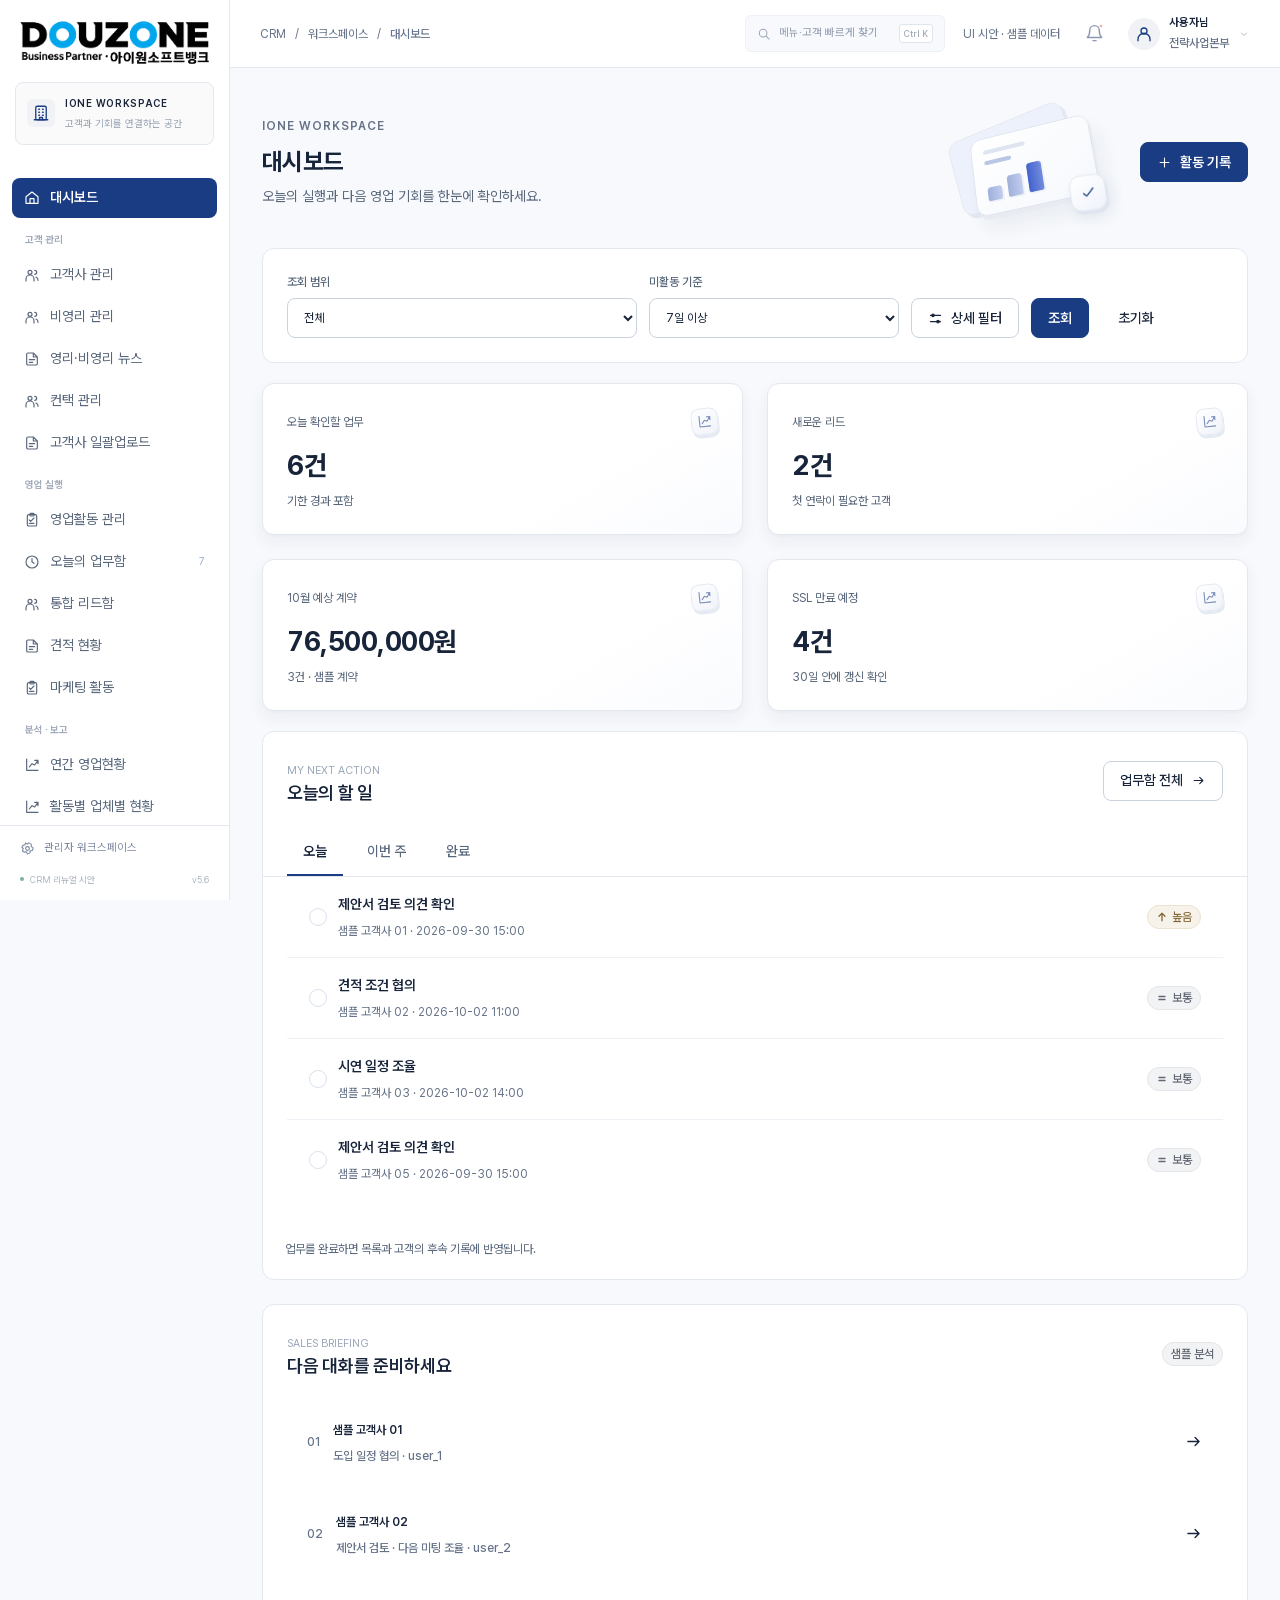
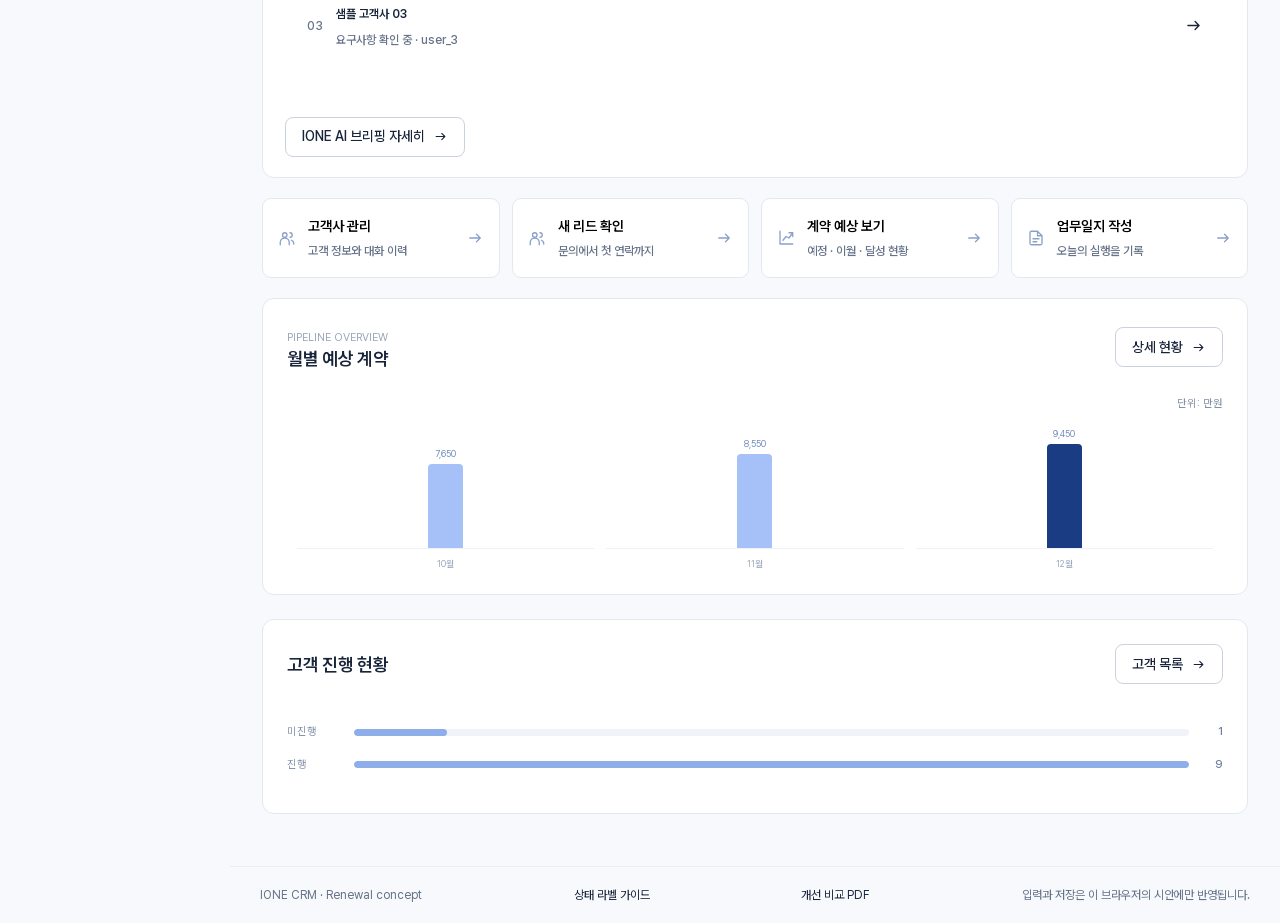
<file: index.html>
<!doctype html>
<html lang="ko">
<head><meta charset="utf-8"><meta name="viewport" content="width=device-width,initial-scale=1"><title>IONE CRM · 전체 리뉴얼 시안</title><link rel="stylesheet" href="suite.css?v=4.2"><script src="suite-data.js?v=5.3" defer></script><script src="status.js?v=5.6" defer></script><script src="suite.js?v=5.6" defer></script>
  <link rel="preload" href="assets/fonts/PretendardVariable.woff2" as="font" type="font/woff2" crossorigin><link rel="stylesheet" href="theme.css?v=3.0"><link rel="stylesheet" href="responsive.css?v=4.1"><link rel="stylesheet" href="status.css?v=5.0"><link rel="stylesheet" href="interaction.css?v=4.3">
  <meta name="description" content="IONE CRM 리뉴얼 시안. 고객 관리, 영업활동, 후속 업무, 포캐스팅, 보고서와 관리자까지 44개 화면을 살펴보세요.">
  <meta name="theme-color" content="#1a3c83">
  <link rel="canonical" href="https://leejinho970715-star.github.io/CRM/">
  <link rel="icon" href="assets/favicon.svg" type="image/svg+xml">
  <link rel="icon" href="assets/favicon-32.png" type="image/png" sizes="32x32">
  <link rel="apple-touch-icon" href="assets/apple-touch-icon.png" sizes="180x180">
  <link rel="manifest" href="site.webmanifest">
  <meta property="og:type" content="website">
  <meta property="og:locale" content="ko_KR">
  <meta property="og:site_name" content="IONE CRM">
  <meta property="og:title" content="IONE CRM | 고객과 기회를 연결하는 워크스페이스">
  <meta property="og:description" content="고객에서 활동, 다음 업무와 계약까지. 전체 CRM 리뉴얼 UI 시안을 확인하세요.">
  <meta property="og:url" content="https://leejinho970715-star.github.io/CRM/">
  <meta property="og:image" content="https://leejinho970715-star.github.io/CRM/assets/og-image-v5.6.png">
  <meta property="og:image:width" content="1200">
  <meta property="og:image:height" content="630">
  <meta property="og:image:type" content="image/png">
  <meta property="og:image:alt" content="IONE CRM 제목과 영업활동 관리 리뉴얼 화면">
  <meta name="twitter:card" content="summary_large_image">
  <meta name="twitter:title" content="IONE CRM 리뉴얼 시안">
  <meta name="twitter:description" content="고객에서 활동, 다음 업무와 계약까지 연결하는 44개 CRM 화면.">
  <meta name="twitter:image" content="https://leejinho970715-star.github.io/CRM/assets/og-image-v5.6.png">
<link rel="stylesheet" href="guide.css?v=5.6">
</head>
<body>
<svg class="icon-defs" aria-hidden="true"><defs>
<symbol id="s-home" viewBox="0 0 24 24"><path d="m3 10 9-7 9 7v10H3zM9 20v-7h6v7"/></symbol>
<symbol id="s-users" viewBox="0 0 24 24"><circle cx="9" cy="8" r="3"/><path d="M3 21v-3a6 6 0 0 1 12 0v3M16 5a3 3 0 0 1 0 6M18 15a5 5 0 0 1 3 5"/></symbol>
<symbol id="s-activity" viewBox="0 0 24 24"><rect x="5" y="4" width="14" height="17" rx="2"/><rect x="9" y="2" width="6" height="4" rx="1"/><path d="m8 12 2 2 5-5M8 17h7"/></symbol>
<symbol id="s-chart" viewBox="0 0 24 24"><path d="M4 3v17h17M8 15l4-5 4 2 5-7M16 5h5v5"/></symbol>
<symbol id="s-file" viewBox="0 0 24 24"><path d="M14 3H6a2 2 0 0 0-2 2v14a2 2 0 0 0 2 2h12a2 2 0 0 0 2-2V9zM14 3v6h6M8 13h8M8 17h5"/></symbol>
<symbol id="s-shield" viewBox="0 0 24 24"><path d="m12 3 8 3v6c0 5-8 9-8 9s-8-4-8-9V6zM8 12l3 3 5-6"/></symbol>
<symbol id="s-settings" viewBox="0 0 24 24"><circle cx="12" cy="12" r="3"/><path d="m9 3-1 3-3 1-2 3 2 2-1 4 3 2 3-1 2 4 4-2v-3l4-1 1-4-3-2V5l-4-2-2 2z"/></symbol>
<symbol id="s-search" viewBox="0 0 24 24"><circle cx="10.5" cy="10.5" r="6.5"/><path d="m16 16 5 5"/></symbol>
<symbol id="s-plus" viewBox="0 0 24 24"><path d="M12 5v14M5 12h14"/></symbol>
<symbol id="s-close" viewBox="0 0 24 24"><path d="m6 6 12 12M18 6 6 18"/></symbol>
<symbol id="s-chevron" viewBox="0 0 24 24"><path d="m7 10 5 5 5-5"/></symbol>
<symbol id="s-arrow" viewBox="0 0 24 24"><path d="M5 12h14m-5-5 5 5-5 5"/></symbol>
<symbol id="s-check" viewBox="0 0 24 24"><path d="m5 12 4 4L19 6"/></symbol>
<symbol id="s-spark" viewBox="0 0 24 24"><path d="m12 3 2.5 6.5L21 12l-6.5 2.5L12 21l-2.5-6.5L3 12l6.5-2.5zM20 2v4M18 4h4"/></symbol>
<symbol id="s-filter" viewBox="0 0 24 24"><path d="M4 7h16M4 17h16"/><circle cx="8" cy="7" r="2"/><circle cx="16" cy="17" r="2"/></symbol>
<symbol id="s-download" viewBox="0 0 24 24"><path d="M12 3v12m-5-5 5 5 5-5M4 15v6h16v-6"/></symbol>
<symbol id="s-clock" viewBox="0 0 24 24"><circle cx="12" cy="12" r="9"/><path d="M12 7v5l3 2"/></symbol>
<symbol id="s-menu" viewBox="0 0 24 24"><path d="M4 6h16M4 12h16M4 18h16"/></symbol>
<symbol id="s-bell" viewBox="0 0 24 24"><path d="M18 8a6 6 0 0 0-12 0c0 8-3 8-3 9h18c0-1-3-1-3-9M10 21h4"/></symbol>
<symbol id="s-layout-grid" viewBox="0 0 24 24"><rect x="3" y="3" width="7" height="7" rx="1.5"/><rect x="14" y="3" width="7" height="7" rx="1.5"/><rect x="3" y="14" width="7" height="7" rx="1.5"/><rect x="14" y="14" width="7" height="7" rx="1.5"/></symbol>
<symbol id="s-user-transfer" viewBox="0 0 24 24"><circle cx="7" cy="6" r="3"/><path d="M2 18v-2a5 5 0 0 1 9-3M13 6h8m-3-3 3 3-3 3M21 16h-8m3-3-3 3 3 3"/></symbol>
<symbol id="s-lock-keyhole" viewBox="0 0 24 24"><rect x="5" y="10" width="14" height="11" rx="2"/><path d="M8 10V7a4 4 0 0 1 8 0v3M12 16v2"/><circle cx="12" cy="14" r="1"/></symbol>
<symbol id="s-network" viewBox="0 0 24 24"><rect x="9" y="3" width="6" height="5" rx="1"/><rect x="2" y="16" width="6" height="5" rx="1"/><rect x="16" y="16" width="6" height="5" rx="1"/><path d="M12 8v4M5 16v-4h14v4"/></symbol>
<symbol id="s-network-plus" viewBox="0 0 24 24"><rect x="2" y="3" width="6" height="5" rx="1"/><rect x="2" y="16" width="6" height="5" rx="1"/><path d="M5 8v8M5 12h8M13 12v7M17 5h6M20 2v6"/></symbol>
<symbol id="s-target" viewBox="0 0 24 24"><circle cx="12" cy="12" r="9"/><circle cx="12" cy="12" r="5"/><circle cx="12" cy="12" r="1"/></symbol>
<symbol id="s-list-settings" viewBox="0 0 24 24"><path d="M4 5h16M4 12h16M4 19h16"/><circle cx="8" cy="5" r="2"/><circle cx="16" cy="12" r="2"/><circle cx="10" cy="19" r="2"/></symbol>
<symbol id="s-building-landmark" viewBox="0 0 24 24"><path d="m3 9 9-6 9 6H3M3 21h18M5 9v12M10 9v12M14 9v12M19 9v12"/></symbol>
<symbol id="s-route" viewBox="0 0 24 24"><circle cx="5" cy="6" r="3"/><circle cx="19" cy="18" r="3"/><path d="M8 6h9a4 4 0 0 1 0 8H7a2 2 0 0 0 0 4h9"/></symbol>
<symbol id="s-newspaper" viewBox="0 0 24 24"><rect x="5" y="3" width="16" height="18" rx="2"/><path d="M5 7H2v11a3 3 0 0 0 3 3M9 6h8M9 14h8M9 18h8"/><rect x="9" y="9" width="3" height="2"/><path d="M15 10h2"/></symbol>
<symbol id="s-search-text" viewBox="0 0 24 24"><circle cx="9" cy="9" r="6"/><path d="m13.5 13.5 7 7M6 7h6M6 10h4"/></symbol>
<symbol id="s-package" viewBox="0 0 24 24"><path d="m12 3 9 5v9l-9 5-9-5V8l9-5Zm0 10 9-5M12 13 3 8M12 13v9M7.5 5.5l9 5"/></symbol>
<symbol id="s-layers" viewBox="0 0 24 24"><path d="m12 3 10 5-10 5L2 8l10-5ZM2 12l10 5 10-5M2 16l10 5 10-5"/></symbol>
<symbol id="s-file-up" viewBox="0 0 24 24"><path d="M14 3H6a2 2 0 0 0-2 2v14a2 2 0 0 0 2 2h12a2 2 0 0 0 2-2V9l-6-6ZM14 3v6h6M12 18v-6m-3 3 3-3 3 3"/></symbol>
<symbol id="s-megaphone" viewBox="0 0 24 24"><path d="M3 9h4l14-5v16L7 15H3V9ZM7 9v6M7 15l2 6h4l-2-5M21 9h2v6h-2"/></symbol>
<symbol id="s-clipboard-list" viewBox="0 0 24 24"><rect x="5" y="4" width="14" height="17" rx="2"/><rect x="9" y="2" width="6" height="4" rx="1"/><path d="M11 11h5M11 16h5M8 11h.01M8 16h.01"/></symbol>
<symbol id="s-database-backup" viewBox="0 0 24 24"><ellipse cx="9" cy="5" rx="6" ry="3"/><path d="M3 5v12c0 1.7 2.7 3 6 3M15 5v5M3 11c0 1.7 2.7 3 6 3M13 17h8m-3-3 3 3-3 3"/></symbol>
<symbol id="s-log-in" viewBox="0 0 24 24"><path d="M14 3h5a2 2 0 0 1 2 2v14a2 2 0 0 1-2 2h-5M3 12h12m-4-4 4 4-4 4"/></symbol>
</defs></svg>
<aside class="app-sidebar" id="app-sidebar"><a class="suite-brand" href="#home" aria-label="DOUZONE 아이원소프트뱅크 홈"><span class="brand-image"><img src="assets/logo.png" alt="DOUZONE 아이원소프트뱅크" width="2084" height="754"></span></a><div class="workspace-label"><span class="workspace-mark" aria-hidden="true"><img src="assets/company-avatar.svg?v=5.6" alt="" width="18" height="18"></span><div><strong>IONE WORKSPACE</strong><span>고객과 기회를 연결하는 공간</span></div></div><nav id="suite-navigation" aria-label="전체 CRM 메뉴"></nav><div class="sidebar-bottom"><a href="#admin"><svg><use href="#s-settings"/></svg><span>관리자 워크스페이스</span></a><div><span class="online-dot"></span>CRM 리뉴얼 시안 <span>v5.6</span></div></div></aside>
<div class="app-frame"><header class="suite-topbar"><button class="icon-control menu-control" id="menu-control" aria-label="전체 메뉴 열기" aria-expanded="false"><svg><use href="#s-menu"/></svg></button><div class="topbar-breadcrumb" id="topbar-breadcrumb"></div><button id="global-search-button" aria-label="메뉴·고객 빠르게 찾기" class="global-search-button"><svg><use href="#s-search"/></svg><span>메뉴·고객 빠르게 찾기</span><kbd>Ctrl K</kbd></button><span class="demo-label">UI 시안 · 샘플 데이터</span><button class="icon-control" id="notifications-button" aria-label="알림 보기"><svg><use href="#s-bell"/></svg><span class="notification-dot"></span></button><button class="user-control" id="user-control" aria-label="사용자님 계정 메뉴"><span class="suite-avatar" aria-hidden="true"><img src="assets/user-avatar.svg?v=5.6" alt="" width="18" height="18"></span><span><strong>사용자님</strong><small>전략사업본부</small></span><svg><use href="#s-chevron"/></svg></button></header><main id="suite-main" tabindex="-1"></main><footer class="suite-footer"><span>IONE CRM · Renewal concept</span><a href="status-guide.html" target="_blank" rel="noopener">상태 라벨 가이드</a><a href="docs/CRM-Renewal-As-Is-To-Be.pdf" target="_blank" rel="noopener">개선 비교 PDF</a><span>입력과 저장은 이 브라우저의 시안에만 반영됩니다.</span></footer></div>
<div class="mobile-backdrop" id="mobile-backdrop" hidden></div>
<div class="drawer-backdrop" id="drawer-backdrop" hidden></div><aside class="suite-drawer" id="suite-drawer" role="dialog" aria-modal="true" aria-labelledby="drawer-title" hidden><header><div><span id="drawer-eyebrow"></span><h2 id="drawer-title"></h2></div><button class="icon-control" id="close-drawer" aria-label="상세 패널 닫기"><svg><use href="#s-close"/></svg></button></header><div id="drawer-content"></div></aside>
<dialog class="suite-dialog" id="edit-dialog"><form id="entity-form"><div class="dialog-top"><div><span id="edit-eyebrow"></span><h2 id="edit-title"></h2></div><button class="icon-control" id="close-edit" type="button" aria-label="입력창 닫기"><svg><use href="#s-close"/></svg></button></div><div id="edit-fields"></div><div class="dialog-actions"><span id="edit-note">시안의 샘플 데이터에 저장됩니다.</span><button type="button" class="suite-button" id="cancel-edit">취소</button><button class="suite-button filled" type="submit"><svg><use href="#s-check"/></svg>저장</button></div></form></dialog>
<dialog class="suite-dialog search-dialog" id="search-dialog"><div class="palette-search"><svg><use href="#s-search"/></svg><input id="palette-input" aria-label="메뉴 또는 고객 검색" placeholder="메뉴 또는 고객 이름으로 검색"><button class="icon-control" id="close-search" aria-label="빠른 검색 닫기"><svg><use href="#s-close"/></svg></button></div><div id="palette-results"></div><div class="palette-footer">메뉴와 고객 상세로 빠르게 이동하세요.<kbd>ESC</kbd></div></dialog>
<div class="suite-toast" id="suite-toast" role="status" aria-live="polite" hidden></div>
</body></html>
</file>
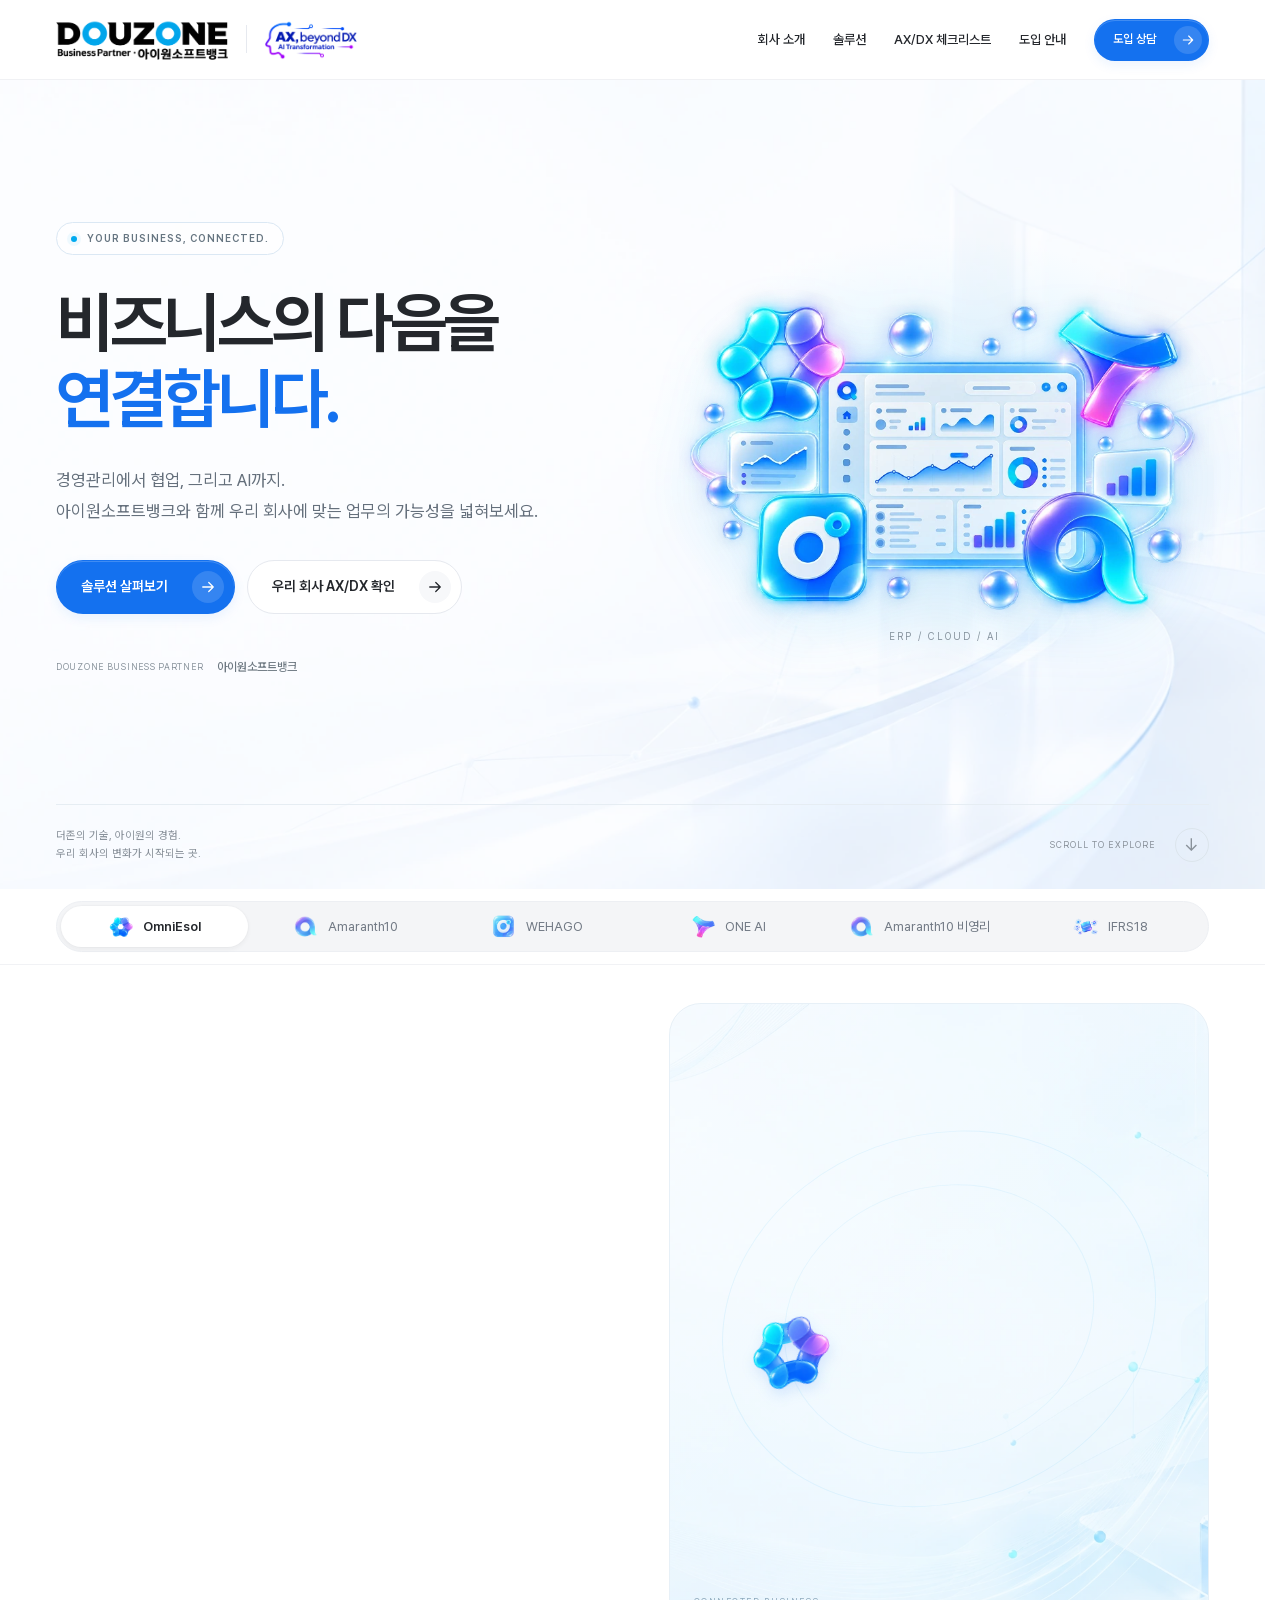
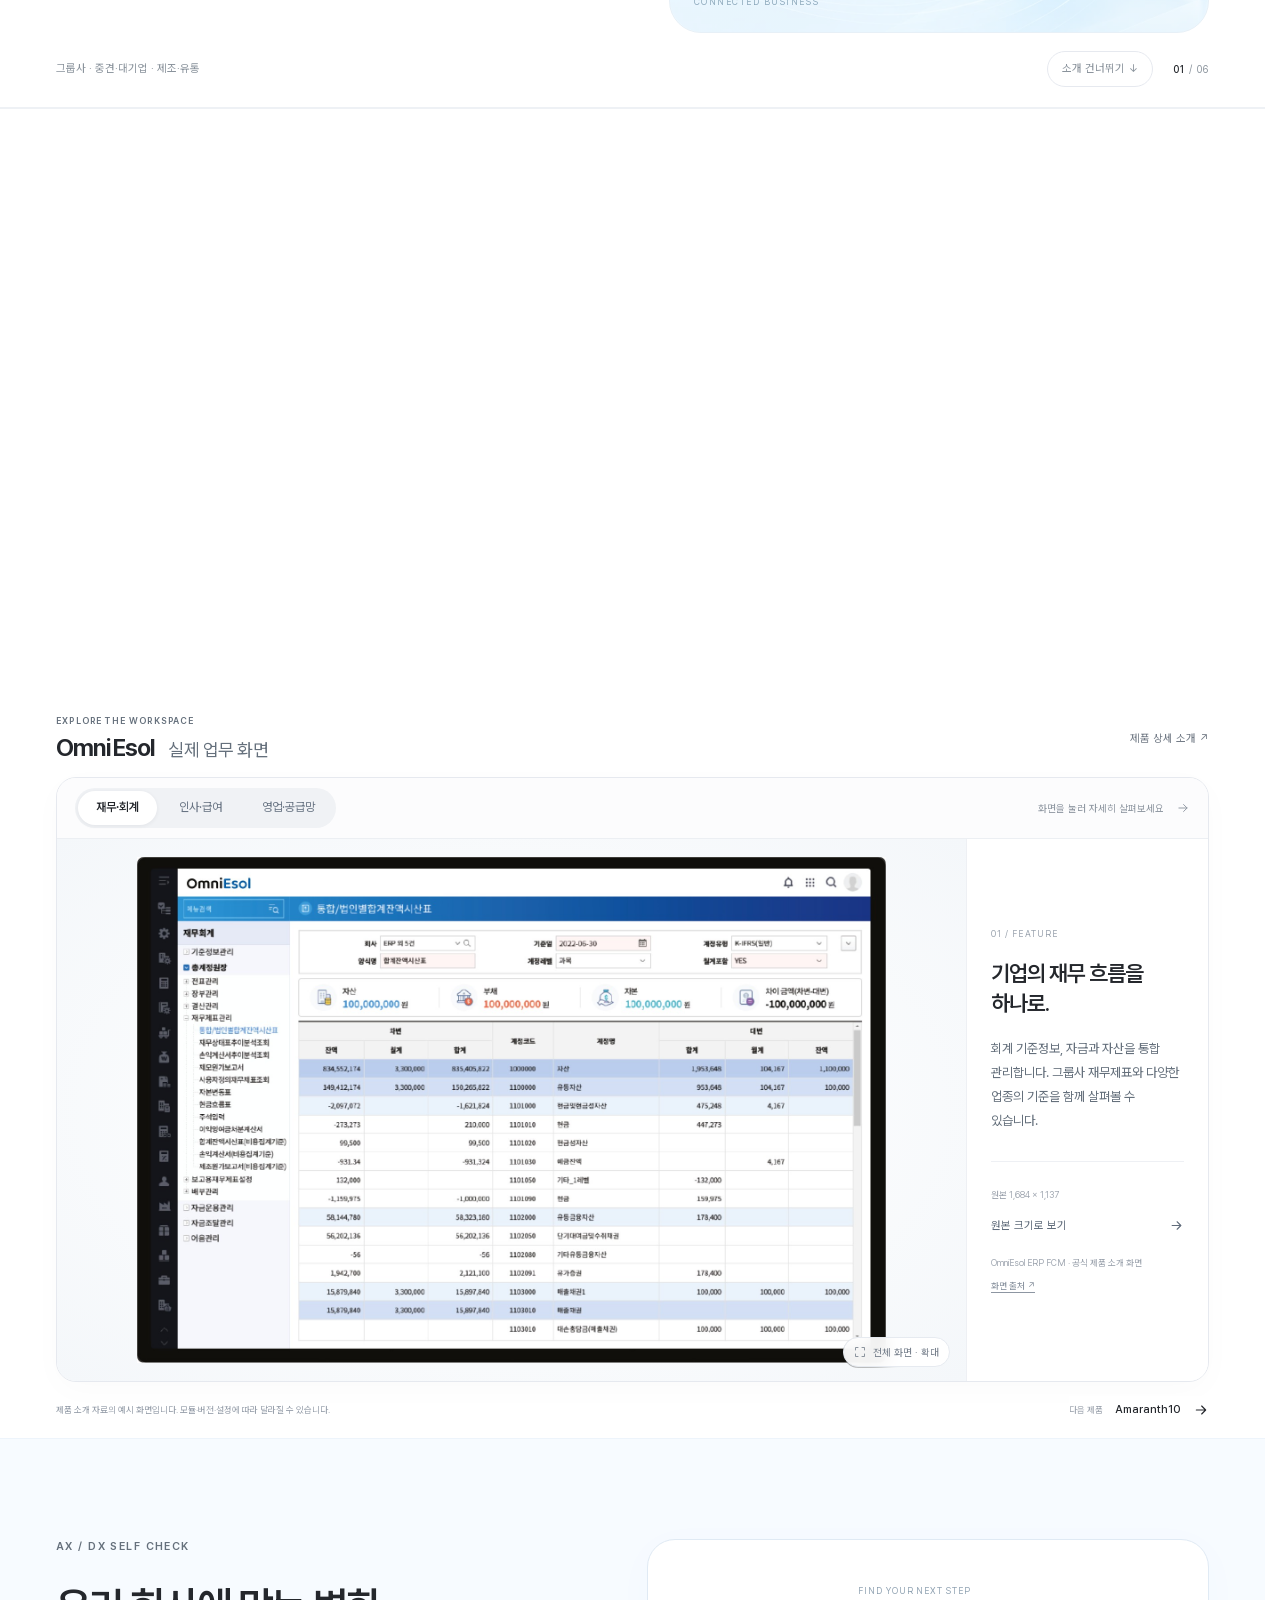
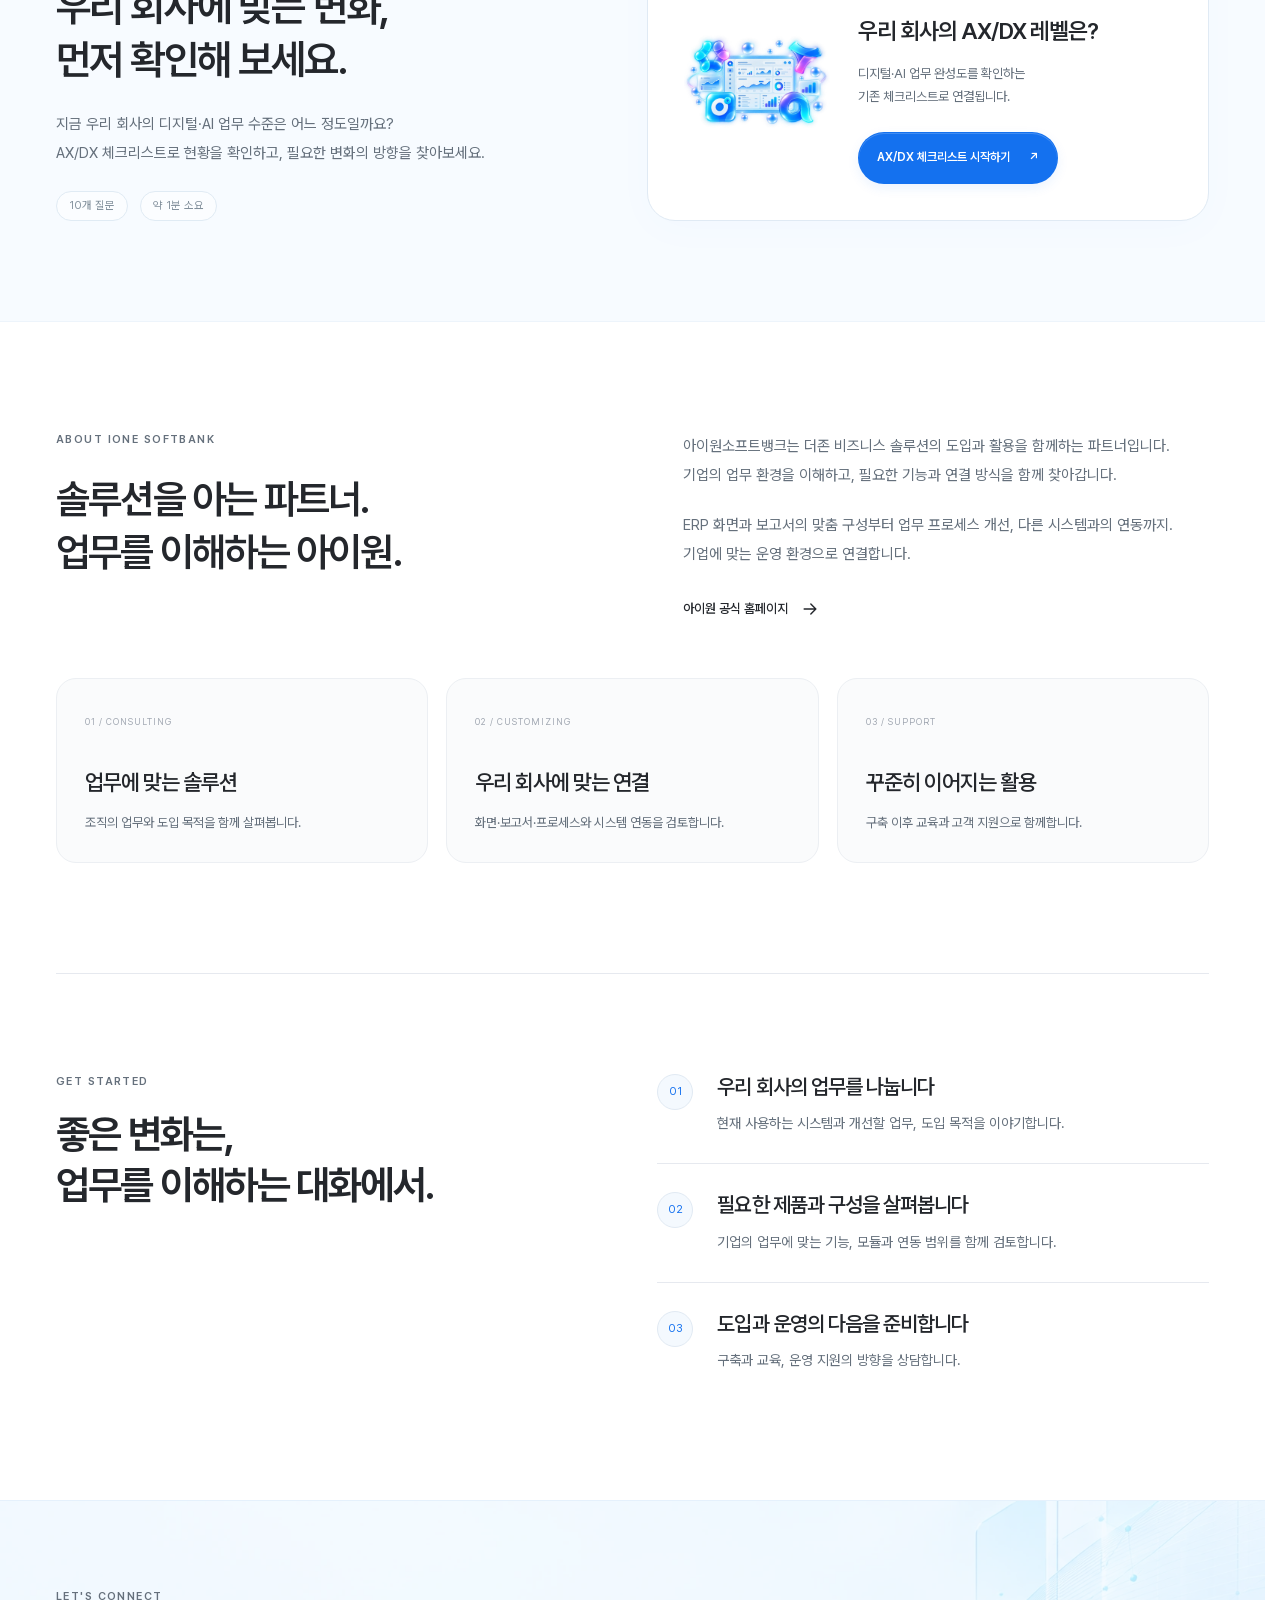
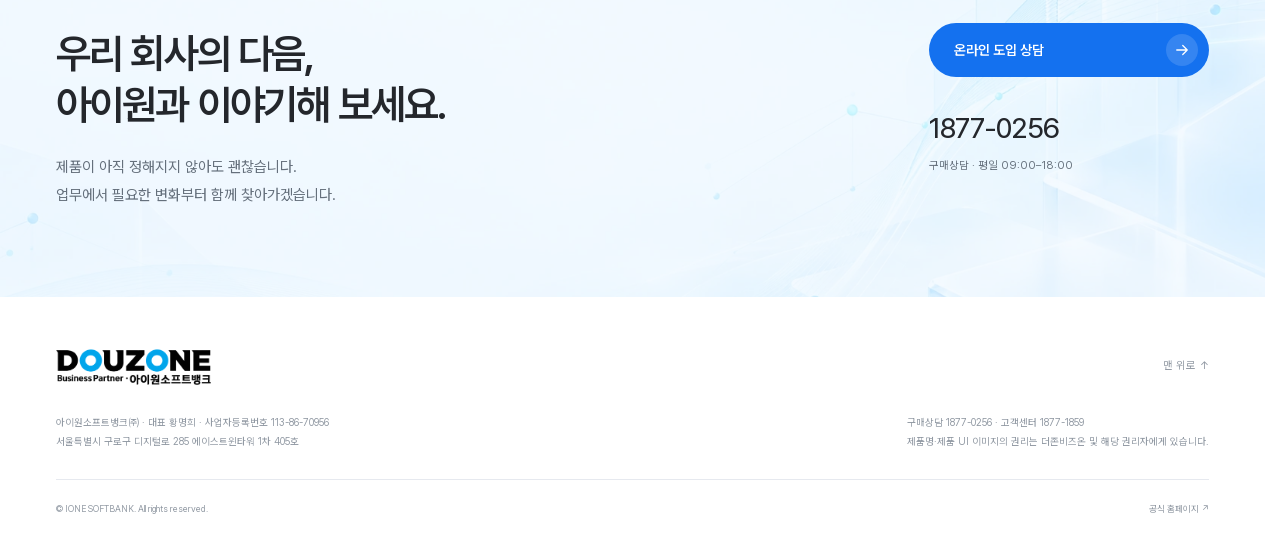
<file: i-ONE/index.html>
<!doctype html>
<html lang="ko"><head><meta charset="utf-8"><meta name="viewport" content="width=device-width,initial-scale=1"><title>i-ONE | 비즈니스의 다음을 연결하다</title><meta name="description" content="아이원소프트뱅크의 더존 비즈니스 솔루션. OmniEsol, Amaranth10, WEHAGO, ONE AI, 비영리·IFRS18까지 실제 제품 화면과 함께 살펴보세요."><meta name="theme-color" content="#1471EF"><link rel="canonical" href="https://crm-sand-five.vercel.app/i-ONE/"><link rel="icon" href="assets/favicon.svg" type="image/svg+xml"><link rel="icon" href="assets/favicon-32.png" sizes="32x32" type="image/png"><link rel="apple-touch-icon" href="assets/apple-touch-icon.png"><link rel="preload" href="../assets/fonts/PretendardVariable.woff2" as="font" type="font/woff2" crossorigin><link rel="preload" href="assets/hero-visual.webp" as="image"><link rel="preload" href="assets/hero-tech-background.webp" as="image"><link rel="stylesheet" href="landing.css?v=3.0"><link rel="stylesheet" href="backgrounds.css?v=3.0"><meta property="og:locale" content="ko_KR"><meta property="og:site_name" content="아이원소프트뱅크"><meta property="og:type" content="website"><meta property="og:title" content="i-ONE | 비즈니스의 다음을 연결하다"><meta property="og:description" content="경영관리에서 AI까지. 우리 회사에 맞는 6가지 더존 솔루션을 만나보세요."><meta property="og:image" content="https://crm-sand-five.vercel.app/i-ONE/assets/og-landing.png?v=3.0"><meta property="og:image:width" content="1200"><meta property="og:image:height" content="630"><meta property="og:url" content="https://crm-sand-five.vercel.app/i-ONE/"><meta property="og:image:alt" content="아이원소프트뱅크의 경영관리·협업·AI 솔루션"><meta name="twitter:title" content="i-ONE | 비즈니스의 다음을 연결하다"><meta name="twitter:image" content="https://crm-sand-five.vercel.app/i-ONE/assets/og-landing.png?v=3.0"><meta name="twitter:card" content="summary_large_image"><script src="vendor/gsap.min.js" defer></script><script src="vendor/ScrollTrigger.min.js" defer></script><script src="landing.js?v=3.0" defer></script></head>
<body><a class="skip-link" href="#solutions">제품 소개로 바로가기</a>
<header class="site-header"><div class="header-inner wrap"><a class="brand" href="#top" aria-label="아이원소프트뱅크 홈"><img class="company-logo" src="assets/company-logo.webp" alt="DOUZONE Business Partner 아이원소프트뱅크" width="195" height="48"><span class="brand-divider" aria-hidden="true"></span><img class="ax-logo" src="assets/ax-dx-logo.webp" alt="AX, beyond DX · AI Transformation" width="117" height="52"></a><nav class="header-nav" aria-label="주 메뉴"><a href="#company">회사 소개</a><a href="#solutions">솔루션</a><a href="#solution-fit">AX/DX 체크리스트</a><a href="#process">도입 안내</a></nav><a class="button primary header-contact" href="#contact">도입 상담 <svg viewBox="0 0 24 24" aria-hidden="true"><path d="M5 12h14M13 6l6 6-6 6"/></svg></a><button class="menu-toggle" aria-controls="mobile-menu" aria-expanded="false" aria-label="메뉴 열기"><svg viewBox="0 0 24 24" aria-hidden="true"><path d="M4 7h16M4 12h16M4 17h16"/></svg></button></div><nav id="mobile-menu" aria-label="모바일 메뉴" hidden><a href="#company">회사 소개</a><a href="#solutions">솔루션</a><a href="#solution-fit">AX/DX 체크리스트</a><a href="#process">도입 안내</a><a href="#contact">도입 상담</a></nav></header>
<main id="top"><section class="hero"><div class="hero-inner wrap"><div class="hero-copy"><span class="eyebrow"><span class="live-dot"></span> YOUR BUSINESS, CONNECTED.</span><h1>비즈니스의 다음을<br><span>연결합니다.</span></h1><p>경영관리에서 협업, 그리고 AI까지.<br>아이원소프트뱅크와 함께 우리 회사에 맞는<br class="mobile-break"> 업무의 가능성을 넓혀보세요.</p><div class="hero-actions"><a class="button primary" href="#solutions">솔루션 살펴보기 <svg viewBox="0 0 24 24" aria-hidden="true"><path d="M5 12h14M13 6l6 6-6 6"/></svg></a><a class="button secondary" href="#solution-fit">우리 회사 AX/DX 확인 <svg viewBox="0 0 24 24" aria-hidden="true"><path d="M5 12h14M13 6l6 6-6 6"/></svg></a></div><div class="hero-signature"><span>DOUZONE BUSINESS PARTNER</span><strong>아이원소프트뱅크</strong></div></div><div class="hero-art"><div class="hero-halo" aria-hidden="true"></div><img class="hero-main-visual" src="assets/hero-visual.webp" alt="기업 경영 대시보드와 OmniEsol·Amaranth10·WEHAGO·ONE AI의 3D 비주얼" width="779" height="512" fetchpriority="high"><span class="hero-coordinate" aria-hidden="true">ERP / CLOUD / AI</span></div></div><div class="hero-bottom wrap"><span>더존의 기술, 아이원의 경험.<br>우리 회사의 변화가 시작되는 곳.</span><a href="#solutions" class="scroll-cue">SCROLL TO EXPLORE <span>↓</span></a></div></section>
<div class="solution-tabs-shell" id="solutions"><div class="solution-tabs wrap" role="tablist" aria-label="제품 선택"><button role="tab" id="tab-omniesol" aria-controls="product-omniesol" aria-selected="true" tabindex="0" data-product="omniesol"><img src="assets/omniesol-3d.webp" alt="" width="28" height="28"><span>OmniEsol</span></button><button role="tab" id="tab-amaranth10" aria-controls="product-amaranth10" aria-selected="false" tabindex="-1" data-product="amaranth10"><img src="assets/amaranth-3d.webp" alt="" width="28" height="28"><span>Amaranth10</span></button><button role="tab" id="tab-wehago" aria-controls="product-wehago" aria-selected="false" tabindex="-1" data-product="wehago"><img src="assets/wehago-3d.webp" alt="" width="28" height="28"><span>WEHAGO</span></button><button role="tab" id="tab-oneai" aria-controls="product-oneai" aria-selected="false" tabindex="-1" data-product="oneai"><img src="assets/oneai-3d.webp" alt="" width="28" height="28"><span>ONE AI</span></button><button role="tab" id="tab-nonprofit" aria-controls="product-nonprofit" aria-selected="false" tabindex="-1" data-product="nonprofit"><img src="assets/amaranth-3d.webp" alt="" width="28" height="28"><span>Amaranth10 비영리</span></button><button role="tab" id="tab-ifrs18" aria-controls="product-ifrs18" aria-selected="false" tabindex="-1" data-product="ifrs18"><img src="assets/ifrs18-visual.webp" alt="" width="28" height="28"><span>IFRS18</span></button></div></div>
<div class="product-panels"><section class="product-panel" role="tabpanel" id="product-omniesol" aria-labelledby="tab-omniesol" data-id="omniesol" >
      <div class="product-intro"><div class="product-stage" data-motion-stage>
        <div class="stage-watermark" aria-hidden="true">OmniEsol</div>
        <div class="stage-inner wrap">
          <div class="stage-copy"><span class="eyebrow">ERP & MORE</span><div class="product-name">OmniEsol</div><h2>ERP를 넘어,<br>기업의 모든 연결.</h2><p>재무·인사·공급망에서 그룹웨어와 AI까지. 기업의 프로세스와 데이터를 연결하는 비즈니스 플랫폼입니다.</p><div class="product-tags"><span>ERP</span><span>그룹웨어</span><span>문서관리</span><span>AI</span></div><a class="button primary" href="#features-omniesol" data-jump-features>제품 화면 살펴보기 <svg viewBox="0 0 24 24" aria-hidden="true"><path d="M5 12h14M13 6l6 6-6 6"/></svg></a></div>
          <div class="stage-art"><div class="art-ring" aria-hidden="true"></div><img class="stage-asset " src="assets/omniesol-3d.webp" alt="OmniEsol 3D 제품 비주얼" width="600" height="600"><span class="orbit-tag" aria-hidden="true">CONNECTED BUSINESS</span></div>
        </div>
        <div class="stage-bottom wrap"><span>그룹사 · 중견·대기업 · 제조·유통</span><button class="motion-skip" data-jump-features>소개 건너뛰기 ↓</button><span class="stage-step"><b>01</b> / 06</span></div><div class="stage-progress" aria-hidden="true"><span></span></div>
      </div></div>
      <div class="features-section wrap" id="features-omniesol"><div class="section-intro"><div><span class="eyebrow">EXPLORE THE WORKSPACE</span><h2>OmniEsol <span>실제 업무 화면</span></h2></div><a class="source-link" href="https://www.douzone.com/product/omniesol.jsp" target="_blank" rel="noopener noreferrer">제품 상세 소개 ↗</a></div>
        <div class="feature-layout"><div class="gallery-toolbar"><div class="feature-tabs" role="tablist" aria-label="OmniEsol 기능"><button role="tab" id="feature-tab-omniesol-0" aria-controls="feature-omniesol-0" aria-selected="true" tabindex="0" data-feature="0"><span>재무·회계</span></button><button role="tab" id="feature-tab-omniesol-1" aria-controls="feature-omniesol-1" aria-selected="false" tabindex="-1" data-feature="1"><span>인사·급여</span></button><button role="tab" id="feature-tab-omniesol-2" aria-controls="feature-omniesol-2" aria-selected="false" tabindex="-1" data-feature="2"><span>영업·공급망</span></button></div><span class="gallery-hint">화면을 눌러 자세히 살펴보세요 <svg viewBox="0 0 24 24" aria-hidden="true"><path d="M5 12h14M13 6l6 6-6 6"/></svg></span></div><div class="feature-content"><div class="feature-view" role="tabpanel" id="feature-omniesol-0" aria-labelledby="feature-tab-omniesol-0" >
          <figure><button class="screen-zoom" data-zoom="assets/ui/omni-fcm.jpg" data-caption="OmniEsol ERP FCM · 공식 제품 소개 화면" aria-label="재무·회계 화면 크게 보기"><img src="assets/ui/omni-fcm.jpg" alt="OmniEsol ERP FCM · 공식 제품 소개 화면" width="1684" height="1137" style="--screen-width:1684px" loading="lazy"><span><svg viewBox="0 0 24 24" aria-hidden="true"><path d="M8 3H3v5m13-5h5v5M3 16v5h5m13-5v5h-5"/></svg> 전체 화면 · 확대</span></button></figure>
          <div class="feature-heading"><span class="feature-kicker">01 / FEATURE</span><h3>기업의 재무 흐름을 하나로.</h3><p>회계 기준정보, 자금과 자산을 통합 관리합니다. 그룹사 재무제표와 다양한 업종의 기준을 함께 살펴볼 수 있습니다.</p><div class="screen-details"><span>원본 1,684 × 1,137</span><button class="detail-zoom" data-zoom="assets/ui/omni-fcm.jpg" data-caption="OmniEsol ERP FCM · 공식 제품 소개 화면">원본 크기로 보기 <svg viewBox="0 0 24 24" aria-hidden="true"><path d="M5 12h14M13 6l6 6-6 6"/></svg></button></div><div class="feature-source"><span>OmniEsol ERP FCM · 공식 제품 소개 화면</span><a href="https://www.omniesol.com/link/erp.html" target="_blank" rel="noopener noreferrer">화면 출처 ↗</a></div></div>
        </div><div class="feature-view" role="tabpanel" id="feature-omniesol-1" aria-labelledby="feature-tab-omniesol-1" hidden>
          <figure><button class="screen-zoom" data-zoom="assets/ui/omni-hrm.jpg" data-caption="OmniEsol ERP HRM · 공식 제품 소개 화면" aria-label="인사·급여 화면 크게 보기"><img src="assets/ui/omni-hrm.jpg" alt="OmniEsol ERP HRM · 공식 제품 소개 화면" width="1684" height="1136" style="--screen-width:1684px" loading="lazy"><span><svg viewBox="0 0 24 24" aria-hidden="true"><path d="M8 3H3v5m13-5h5v5M3 16v5h5m13-5v5h-5"/></svg> 전체 화면 · 확대</span></button></figure>
          <div class="feature-heading"><span class="feature-kicker">02 / FEATURE</span><h3>사람을 중심에 둔 인사 관리.</h3><p>조직·근태·급여·연말정산과 임직원 신청 업무를 연결합니다. 인재육성과 성과평가까지 인사 운영의 흐름을 지원합니다.</p><div class="screen-details"><span>원본 1,684 × 1,136</span><button class="detail-zoom" data-zoom="assets/ui/omni-hrm.jpg" data-caption="OmniEsol ERP HRM · 공식 제품 소개 화면">원본 크기로 보기 <svg viewBox="0 0 24 24" aria-hidden="true"><path d="M5 12h14M13 6l6 6-6 6"/></svg></button></div><div class="feature-source"><span>OmniEsol ERP HRM · 공식 제품 소개 화면</span><a href="https://www.omniesol.com/link/erp.html" target="_blank" rel="noopener noreferrer">화면 출처 ↗</a></div></div>
        </div><div class="feature-view" role="tabpanel" id="feature-omniesol-2" aria-labelledby="feature-tab-omniesol-2" hidden>
          <figure><button class="screen-zoom" data-zoom="assets/ui/omni-scm.jpg" data-caption="OmniEsol ERP SCM · 공식 제품 소개 화면" aria-label="영업·공급망 화면 크게 보기"><img src="assets/ui/omni-scm.jpg" alt="OmniEsol ERP SCM · 공식 제품 소개 화면" width="1684" height="1137" style="--screen-width:1684px" loading="lazy"><span><svg viewBox="0 0 24 24" aria-hidden="true"><path d="M8 3H3v5m13-5h5v5M3 16v5h5m13-5v5h-5"/></svg> 전체 화면 · 확대</span></button></figure>
          <div class="feature-heading"><span class="feature-kicker">03 / FEATURE</span><h3>구매부터 생산까지 이어지는 데이터.</h3><p>영업이익 시뮬레이션, 통합 구매와 BOM 관리를 통해 영업·구매·생산 업무의 정보를 연결합니다.</p><div class="screen-details"><span>원본 1,684 × 1,137</span><button class="detail-zoom" data-zoom="assets/ui/omni-scm.jpg" data-caption="OmniEsol ERP SCM · 공식 제품 소개 화면">원본 크기로 보기 <svg viewBox="0 0 24 24" aria-hidden="true"><path d="M5 12h14M13 6l6 6-6 6"/></svg></button></div><div class="feature-source"><span>OmniEsol ERP SCM · 공식 제품 소개 화면</span><a href="https://www.omniesol.com/link/erp.html" target="_blank" rel="noopener noreferrer">화면 출처 ↗</a></div></div>
        </div></div></div>
        <div class="feature-footer"><p class="product-note">제품 소개 자료의 예시 화면입니다. 모듈·버전·설정에 따라 달라질 수 있습니다.</p><button class="next-product" data-next="amaranth10"><span>다음 제품</span><strong>Amaranth10</strong><svg viewBox="0 0 24 24" aria-hidden="true"><path d="M5 12h14M13 6l6 6-6 6"/></svg></button></div>
      </div>
    </section><section class="product-panel" role="tabpanel" id="product-amaranth10" aria-labelledby="tab-amaranth10" data-id="amaranth10" hidden>
      <div class="product-intro"><div class="product-stage" data-motion-stage>
        <div class="stage-watermark" aria-hidden="true">Amaranth10</div>
        <div class="stage-inner wrap">
          <div class="stage-copy"><span class="eyebrow">ALL-IN-ONE BUSINESS</span><div class="product-name">Amaranth10</div><h2>매일의 업무가,<br>하나의 흐름으로.</h2><p>ERP, 그룹웨어, 문서관리를 하나의 업무 환경에서. 경영관리와 협업을 연결하는 올인원 디지털 비즈니스 플랫폼입니다.</p><div class="product-tags"><span>ERP</span><span>전자결재</span><span>협업</span><span>문서관리</span></div><a class="button primary" href="#features-amaranth10" data-jump-features>제품 화면 살펴보기 <svg viewBox="0 0 24 24" aria-hidden="true"><path d="M5 12h14M13 6l6 6-6 6"/></svg></a></div>
          <div class="stage-art"><div class="art-ring" aria-hidden="true"></div><img class="stage-asset " src="assets/amaranth-3d.webp" alt="Amaranth10 3D 제품 비주얼" width="600" height="600"><span class="orbit-tag" aria-hidden="true">CONNECTED BUSINESS</span></div>
        </div>
        <div class="stage-bottom wrap"><span>기업 경영관리 · 임직원 협업</span><button class="motion-skip" data-jump-features>소개 건너뛰기 ↓</button><span class="stage-step"><b>02</b> / 06</span></div><div class="stage-progress" aria-hidden="true"><span></span></div>
      </div></div>
      <div class="features-section wrap" id="features-amaranth10"><div class="section-intro"><div><span class="eyebrow">EXPLORE THE WORKSPACE</span><h2>Amaranth10 <span>실제 업무 화면</span></h2></div><a class="source-link" href="https://www.douzone.com/product/amaranth10.jsp" target="_blank" rel="noopener noreferrer">제품 상세 소개 ↗</a></div>
        <div class="feature-layout"><div class="gallery-toolbar"><div class="feature-tabs" role="tablist" aria-label="Amaranth10 기능"><button role="tab" id="feature-tab-amaranth10-0" aria-controls="feature-amaranth10-0" aria-selected="true" tabindex="0" data-feature="0"><span>일정관리</span></button><button role="tab" id="feature-tab-amaranth10-1" aria-controls="feature-amaranth10-1" aria-selected="false" tabindex="-1" data-feature="1"><span>자동전표처리</span></button><button role="tab" id="feature-tab-amaranth10-2" aria-controls="feature-amaranth10-2" aria-selected="false" tabindex="-1" data-feature="2"><span>전자결재</span></button></div><span class="gallery-hint">화면을 눌러 자세히 살펴보세요 <svg viewBox="0 0 24 24" aria-hidden="true"><path d="M5 12h14M13 6l6 6-6 6"/></svg></span></div><div class="feature-content"><div class="feature-view" role="tabpanel" id="feature-amaranth10-0" aria-labelledby="feature-tab-amaranth10-0" >
          <figure><button class="screen-zoom" data-zoom="assets/ui/a10-schedule-hires.png" data-caption="Amaranth10 · 일정관리 PC·모바일 공식 화면" aria-label="일정관리 화면 크게 보기"><img src="assets/ui/a10-schedule-hires.png" alt="Amaranth10 · 일정관리 PC·모바일 공식 화면" width="4137" height="2903" style="--screen-width:4137px" loading="lazy"><span><svg viewBox="0 0 24 24" aria-hidden="true"><path d="M8 3H3v5m13-5h5v5M3 16v5h5m13-5v5h-5"/></svg> 전체 화면 · 확대</span></button></figure>
          <div class="feature-heading"><span class="feature-kicker">01 / FEATURE</span><h3>내 일정과 팀의 일정을 함께.</h3><p>개인 일정과 공유 일정을 한곳에서 관리합니다. 실시간으로 변동 사항을 확인하고 구성원과 업무 일정을 조율합니다.</p><div class="screen-details"><span>원본 4,137 × 2,903</span><button class="detail-zoom" data-zoom="assets/ui/a10-schedule-hires.png" data-caption="Amaranth10 · 일정관리 PC·모바일 공식 화면">원본 크기로 보기 <svg viewBox="0 0 24 24" aria-hidden="true"><path d="M5 12h14M13 6l6 6-6 6"/></svg></button></div><div class="feature-source"><span>Amaranth10 · 일정관리 PC·모바일 공식 화면</span><a href="https://www.amaranth10.com/service/S002" target="_blank" rel="noopener noreferrer">화면 출처 ↗</a></div></div>
        </div><div class="feature-view" role="tabpanel" id="feature-amaranth10-1" aria-labelledby="feature-tab-amaranth10-1" hidden>
          <figure><button class="screen-zoom" data-zoom="assets/ui/a10-autojournal-hires.png" data-caption="Amaranth10 · 자동전표처리 공식 화면" aria-label="자동전표처리 화면 크게 보기"><img src="assets/ui/a10-autojournal-hires.png" alt="Amaranth10 · 자동전표처리 공식 화면" width="3918" height="2882" style="--screen-width:3918px" loading="lazy"><span><svg viewBox="0 0 24 24" aria-hidden="true"><path d="M8 3H3v5m13-5h5v5M3 16v5h5m13-5v5h-5"/></svg> 전체 화면 · 확대</span></button></figure>
          <div class="feature-heading"><span class="feature-kicker">02 / FEATURE</span><h3>증빙 확인에서 회계 처리까지.</h3><p>기관별로 수집한 증빙 데이터와 자동 분개 내역을 확인하고 전표를 처리합니다. 회계 업무의 반복 입력을 줄이는 흐름을 제공합니다.</p><div class="screen-details"><span>원본 3,918 × 2,882</span><button class="detail-zoom" data-zoom="assets/ui/a10-autojournal-hires.png" data-caption="Amaranth10 · 자동전표처리 공식 화면">원본 크기로 보기 <svg viewBox="0 0 24 24" aria-hidden="true"><path d="M5 12h14M13 6l6 6-6 6"/></svg></button></div><div class="feature-source"><span>Amaranth10 · 자동전표처리 공식 화면</span><a href="https://www.amaranth10.com/service/S003" target="_blank" rel="noopener noreferrer">화면 출처 ↗</a></div></div>
        </div><div class="feature-view" role="tabpanel" id="feature-amaranth10-2" aria-labelledby="feature-tab-amaranth10-2" hidden>
          <figure><button class="screen-zoom" data-zoom="assets/ui/a10-full-51.png" data-caption="Amaranth10 · 전자결재 전체 예시 화면 · 공개 제안서 p.51" aria-label="전자결재 화면 크게 보기"><img src="assets/ui/a10-full-51.png" alt="Amaranth10 · 전자결재 전체 예시 화면 · 공개 제안서 p.51" width="1314" height="861" style="--screen-width:1314px" loading="lazy"><span><svg viewBox="0 0 24 24" aria-hidden="true"><path d="M8 3H3v5m13-5h5v5M3 16v5h5m13-5v5h-5"/></svg> 전체 화면 · 확대</span></button></figure>
          <div class="feature-heading"><span class="feature-kicker">03 / FEATURE</span><h3>문서와 업무를 잇는 결재.</h3><p>고객사의 업무 방식과 문서 유형에 맞춘 결재 프로세스를 지원합니다. ERP와 연결해 업무 맥락을 함께 확인합니다.</p><div class="screen-details"><span>원본 1,314 × 861</span><button class="detail-zoom" data-zoom="assets/ui/a10-full-51.png" data-caption="Amaranth10 · 전자결재 전체 예시 화면 · 공개 제안서 p.51">원본 크기로 보기 <svg viewBox="0 0 24 24" aria-hidden="true"><path d="M5 12h14M13 6l6 6-6 6"/></svg></button></div><div class="feature-source"><span>Amaranth10 · 전자결재 전체 예시 화면 · 공개 제안서 p.51</span><a href="https://www.douzone.site/_files/ugd/366828_7cbc39e6858a444e9c60282258f81e3d.pdf#page=51" target="_blank" rel="noopener noreferrer">화면 출처 ↗</a></div></div>
        </div></div></div>
        <div class="feature-footer"><p class="product-note">제품 소개 자료의 예시 화면입니다. 모듈·버전·설정에 따라 달라질 수 있습니다.</p><button class="next-product" data-next="wehago"><span>다음 제품</span><strong>WEHAGO</strong><svg viewBox="0 0 24 24" aria-hidden="true"><path d="M5 12h14M13 6l6 6-6 6"/></svg></button></div>
      </div>
    </section><section class="product-panel" role="tabpanel" id="product-wehago" aria-labelledby="tab-wehago" data-id="wehago" hidden>
      <div class="product-intro"><div class="product-stage" data-motion-stage>
        <div class="stage-watermark" aria-hidden="true">WEHAGO</div>
        <div class="stage-inner wrap">
          <div class="stage-copy"><span class="eyebrow">CLOUD BUSINESS PLATFORM</span><div class="product-name">WEHAGO</div><h2>어디서 일하든,<br>업무는 같은 곳에서.</h2><p>경영관리, 협업과 다양한 업무 서비스를 클라우드에서. 기업에 필요한 업무 환경을 한곳에서 사용할 수 있습니다.</p><div class="product-tags"><span>Smart A 10</span><span>협업</span><span>클라우드</span><span>모바일</span></div><a class="button primary" href="#features-wehago" data-jump-features>제품 화면 살펴보기 <svg viewBox="0 0 24 24" aria-hidden="true"><path d="M5 12h14M13 6l6 6-6 6"/></svg></a></div>
          <div class="stage-art"><div class="art-ring" aria-hidden="true"></div><img class="stage-asset " src="assets/wehago-3d.webp" alt="WEHAGO 3D 제품 비주얼" width="600" height="600"><span class="orbit-tag" aria-hidden="true">CONNECTED BUSINESS</span></div>
        </div>
        <div class="stage-bottom wrap"><span>클라우드 경영관리 · 유연한 근무 환경</span><button class="motion-skip" data-jump-features>소개 건너뛰기 ↓</button><span class="stage-step"><b>03</b> / 06</span></div><div class="stage-progress" aria-hidden="true"><span></span></div>
      </div></div>
      <div class="features-section wrap" id="features-wehago"><div class="section-intro"><div><span class="eyebrow">EXPLORE THE WORKSPACE</span><h2>WEHAGO <span>실제 업무 화면</span></h2></div><a class="source-link" href="https://www.douzone.com/product/wehago.jsp" target="_blank" rel="noopener noreferrer">제품 상세 소개 ↗</a></div>
        <div class="feature-layout"><div class="gallery-toolbar"><div class="feature-tabs" role="tablist" aria-label="WEHAGO 기능"><button role="tab" id="feature-tab-wehago-0" aria-controls="feature-wehago-0" aria-selected="true" tabindex="0" data-feature="0"><span>협업·지식공유</span></button><button role="tab" id="feature-tab-wehago-1" aria-controls="feature-wehago-1" aria-selected="false" tabindex="-1" data-feature="1"><span>Smart A 10</span></button><button role="tab" id="feature-tab-wehago-2" aria-controls="feature-wehago-2" aria-selected="false" tabindex="-1" data-feature="2"><span>모바일·협업</span></button></div><span class="gallery-hint">화면을 눌러 자세히 살펴보세요 <svg viewBox="0 0 24 24" aria-hidden="true"><path d="M5 12h14M13 6l6 6-6 6"/></svg></span></div><div class="feature-content"><div class="feature-view" role="tabpanel" id="feature-wehago-0" aria-labelledby="feature-tab-wehago-0" >
          <figure><button class="screen-zoom" data-zoom="assets/ui/wehago-note.png" data-caption="WEHAGO · 노트 지식공유 실제 화면" aria-label="협업·지식공유 화면 크게 보기"><img src="assets/ui/wehago-note.png" alt="WEHAGO · 노트 지식공유 실제 화면" width="1354" height="840" style="--screen-width:1354px" loading="lazy"><span><svg viewBox="0 0 24 24" aria-hidden="true"><path d="M8 3H3v5m13-5h5v5M3 16v5h5m13-5v5h-5"/></svg> 전체 화면 · 확대</span></button></figure>
          <div class="feature-heading"><span class="feature-kicker">01 / FEATURE</span><h3>팀의 지식을 함께 쌓아갑니다.</h3><p>직원 간 공유 지식 공간을 구성하고 문서 버전과 접근 권한을 관리합니다. 이미지와 파일을 함께 작성해 팀의 업무 정보를 공유합니다.</p><div class="screen-details"><span>원본 1,354 × 840</span><button class="detail-zoom" data-zoom="assets/ui/wehago-note.png" data-caption="WEHAGO · 노트 지식공유 실제 화면">원본 크기로 보기 <svg viewBox="0 0 24 24" aria-hidden="true"><path d="M5 12h14M13 6l6 6-6 6"/></svg></button></div><div class="feature-source"><span>WEHAGO · 노트 지식공유 실제 화면</span><a href="https://www.wehago.com/landing/ko/cooperation/" target="_blank" rel="noopener noreferrer">화면 출처 ↗</a></div></div>
        </div><div class="feature-view" role="tabpanel" id="feature-wehago-1" aria-labelledby="feature-tab-wehago-1" hidden>
          <figure><button class="screen-zoom" data-zoom="assets/ui/wehago-tax.png" data-caption="WEHAGO Smart A 10 · 법인조정 실제 화면" aria-label="Smart A 10 화면 크게 보기"><img src="assets/ui/wehago-tax.png" alt="WEHAGO Smart A 10 · 법인조정 실제 화면" width="1700" height="1001" style="--screen-width:1700px" loading="lazy"><span><svg viewBox="0 0 24 24" aria-hidden="true"><path d="M8 3H3v5m13-5h5v5M3 16v5h5m13-5v5h-5"/></svg> 전체 화면 · 확대</span></button></figure>
          <div class="feature-heading"><span class="feature-kicker">02 / FEATURE</span><h3>경영관리의 기본을 단단하게.</h3><p>회계·급여·물류 등 기업 경영관리를 온라인으로 지원합니다. 각 업무의 정보를 연결해 운영 현황을 확인합니다.</p><div class="screen-details"><span>원본 1,700 × 1,001</span><button class="detail-zoom" data-zoom="assets/ui/wehago-tax.png" data-caption="WEHAGO Smart A 10 · 법인조정 실제 화면">원본 크기로 보기 <svg viewBox="0 0 24 24" aria-hidden="true"><path d="M5 12h14M13 6l6 6-6 6"/></svg></button></div><div class="feature-source"><span>WEHAGO Smart A 10 · 법인조정 실제 화면</span><a href="https://www.wehago.com/landing/ko/business/" target="_blank" rel="noopener noreferrer">화면 출처 ↗</a></div></div>
        </div><div class="feature-view" role="tabpanel" id="feature-wehago-2" aria-labelledby="feature-tab-wehago-2" hidden>
          <figure><button class="screen-zoom" data-zoom="assets/ui/wehago-mobile-hires.png" data-caption="WEHAGO · 공식 모바일 서비스 UI 구성" aria-label="모바일·협업 화면 크게 보기"><img src="assets/ui/wehago-mobile-hires.png" alt="WEHAGO · 공식 모바일 서비스 UI 구성" width="1355" height="904" style="--screen-width:1355px" loading="lazy"><span><svg viewBox="0 0 24 24" aria-hidden="true"><path d="M8 3H3v5m13-5h5v5M3 16v5h5m13-5v5h-5"/></svg> 전체 화면 · 확대</span></button></figure>
          <div class="feature-heading"><span class="feature-kicker">03 / FEATURE</span><h3>사무실 밖에서도 이어지는 업무.</h3><p>PC와 모바일에서 협업과 업무 서비스를 이용합니다. 장소에 구애받지 않는 근무 환경을 지원합니다.</p><div class="screen-details"><span>원본 1,355 × 904</span><button class="detail-zoom" data-zoom="assets/ui/wehago-mobile-hires.png" data-caption="WEHAGO · 공식 모바일 서비스 UI 구성">원본 크기로 보기 <svg viewBox="0 0 24 24" aria-hidden="true"><path d="M5 12h14M13 6l6 6-6 6"/></svg></button></div><div class="feature-source"><span>WEHAGO · 공식 모바일 서비스 UI 구성</span><a href="https://www.wehago.com/landing/ko/home/" target="_blank" rel="noopener noreferrer">화면 출처 ↗</a></div></div>
        </div></div></div>
        <div class="feature-footer"><p class="product-note">제품 소개 자료의 예시 화면입니다. 모듈·버전·설정에 따라 달라질 수 있습니다.</p><button class="next-product" data-next="oneai"><span>다음 제품</span><strong>ONE AI</strong><svg viewBox="0 0 24 24" aria-hidden="true"><path d="M5 12h14M13 6l6 6-6 6"/></svg></button></div>
      </div>
    </section><section class="product-panel" role="tabpanel" id="product-oneai" aria-labelledby="tab-oneai" data-id="oneai" hidden>
      <div class="product-intro"><div class="product-stage" data-motion-stage>
        <div class="stage-watermark" aria-hidden="true">ONE AI</div>
        <div class="stage-inner wrap">
          <div class="stage-copy"><span class="eyebrow">YOUR BUSINESS AI</span><div class="product-name">ONE AI</div><h2>내 업무를 이해하는,<br>나만의 AI 비서.</h2><p>기업의 업무 데이터와 솔루션에 결합된 AI. 문서 작성, 정보 검색과 데이터 분석을 일상적인 업무에서 활용하세요.</p><div class="product-tags"><span>AI 검색</span><span>문서 작성</span><span>데이터 분석</span><span>업무 지원</span></div><a class="button primary" href="#features-oneai" data-jump-features>제품 화면 살펴보기 <svg viewBox="0 0 24 24" aria-hidden="true"><path d="M5 12h14M13 6l6 6-6 6"/></svg></a></div>
          <div class="stage-art"><div class="art-ring" aria-hidden="true"></div><img class="stage-asset " src="assets/oneai-3d.webp" alt="ONE AI 3D 제품 비주얼" width="600" height="600"><span class="orbit-tag" aria-hidden="true">CONNECTED BUSINESS</span></div>
        </div>
        <div class="stage-bottom wrap"><span>회계·인사·문서 업무의 AI 활용</span><button class="motion-skip" data-jump-features>소개 건너뛰기 ↓</button><span class="stage-step"><b>04</b> / 06</span></div><div class="stage-progress" aria-hidden="true"><span></span></div>
      </div></div>
      <div class="features-section wrap" id="features-oneai"><div class="section-intro"><div><span class="eyebrow">EXPLORE THE WORKSPACE</span><h2>ONE AI <span>실제 업무 화면</span></h2></div><a class="source-link" href="https://www.douzone.com/product/oneai.jsp" target="_blank" rel="noopener noreferrer">제품 상세 소개 ↗</a></div>
        <div class="feature-layout"><div class="gallery-toolbar"><div class="feature-tabs" role="tablist" aria-label="ONE AI 기능"><button role="tab" id="feature-tab-oneai-0" aria-controls="feature-oneai-0" aria-selected="true" tabindex="0" data-feature="0"><span>정보 검색·분석</span></button><button role="tab" id="feature-tab-oneai-1" aria-controls="feature-oneai-1" aria-selected="false" tabindex="-1" data-feature="1"><span>회계·세무 지원</span></button><button role="tab" id="feature-tab-oneai-2" aria-controls="feature-oneai-2" aria-selected="false" tabindex="-1" data-feature="2"><span>문서 작성·요약</span></button></div><span class="gallery-hint">화면을 눌러 자세히 살펴보세요 <svg viewBox="0 0 24 24" aria-hidden="true"><path d="M5 12h14M13 6l6 6-6 6"/></svg></span></div><div class="feature-content"><div class="feature-view" role="tabpanel" id="feature-oneai-0" aria-labelledby="feature-tab-oneai-0" >
          <figure><button class="screen-zoom" data-zoom="assets/ui/oneai-analysis.png" data-caption="ONE AI · 기업 정보 검색·분석 활용 화면" aria-label="정보 검색·분석 화면 크게 보기"><img src="assets/ui/oneai-analysis.png" alt="ONE AI · 기업 정보 검색·분석 활용 화면" width="2400" height="1216" style="--screen-width:2400px" loading="lazy"><span><svg viewBox="0 0 24 24" aria-hidden="true"><path d="M8 3H3v5m13-5h5v5M3 16v5h5m13-5v5h-5"/></svg> 전체 화면 · 확대</span></button></figure>
          <div class="feature-heading"><span class="feature-kicker">01 / FEATURE</span><h3>질문으로 찾는 비즈니스 정보.</h3><p>자연어로 요청한 조건을 바탕으로 정보를 검색하고 분석합니다. 결과를 표 등 업무에 활용할 수 있는 형태로 확인합니다.</p><div class="screen-details"><span>원본 2,400 × 1,216</span><button class="detail-zoom" data-zoom="assets/ui/oneai-analysis.png" data-caption="ONE AI · 기업 정보 검색·분석 활용 화면">원본 크기로 보기 <svg viewBox="0 0 24 24" aria-hidden="true"><path d="M5 12h14M13 6l6 6-6 6"/></svg></button></div><div class="feature-source"><span>ONE AI · 기업 정보 검색·분석 활용 화면</span><a href="https://www.douzone.com/product/oneai.jsp" target="_blank" rel="noopener noreferrer">화면 출처 ↗</a></div></div>
        </div><div class="feature-view" role="tabpanel" id="feature-oneai-1" aria-labelledby="feature-tab-oneai-1" hidden>
          <figure><button class="screen-zoom" data-zoom="assets/ui/oneai-tax.png" data-caption="ONE AI · 인입 자료 기반 부가세 질의 사례" aria-label="회계·세무 지원 화면 크게 보기"><img src="assets/ui/oneai-tax.png" alt="ONE AI · 인입 자료 기반 부가세 질의 사례" width="2400" height="1216" style="--screen-width:2400px" loading="lazy"><span><svg viewBox="0 0 24 24" aria-hidden="true"><path d="M8 3H3v5m13-5h5v5M3 16v5h5m13-5v5h-5"/></svg> 전체 화면 · 확대</span></button></figure>
          <div class="feature-heading"><span class="feature-kicker">02 / FEATURE</span><h3>데이터를 바탕으로 업무를 묻다.</h3><p>연결된 업무 데이터에 대해 질문하고 필요한 정보를 확인합니다. 공식 소개 화면의 부가세 예상액 질의 사례를 살펴보세요.</p><div class="screen-details"><span>원본 2,400 × 1,216</span><button class="detail-zoom" data-zoom="assets/ui/oneai-tax.png" data-caption="ONE AI · 인입 자료 기반 부가세 질의 사례">원본 크기로 보기 <svg viewBox="0 0 24 24" aria-hidden="true"><path d="M5 12h14M13 6l6 6-6 6"/></svg></button></div><div class="feature-source"><span>ONE AI · 인입 자료 기반 부가세 질의 사례</span><a href="https://www.douzone.com/product/oneai.jsp" target="_blank" rel="noopener noreferrer">화면 출처 ↗</a></div></div>
        </div><div class="feature-view" role="tabpanel" id="feature-oneai-2" aria-labelledby="feature-tab-oneai-2" hidden>
          <figure><button class="screen-zoom" data-zoom="assets/ui/oneai-document.png" data-caption="ONE AI · Amaranth10 문서 작성·요약 연동 화면" aria-label="문서 작성·요약 화면 크게 보기"><img src="assets/ui/oneai-document.png" alt="ONE AI · Amaranth10 문서 작성·요약 연동 화면" width="1640" height="1040" style="--screen-width:1640px" loading="lazy"><span><svg viewBox="0 0 24 24" aria-hidden="true"><path d="M8 3H3v5m13-5h5v5M3 16v5h5m13-5v5h-5"/></svg> 전체 화면 · 확대</span></button></figure>
          <div class="feature-heading"><span class="feature-kicker">03 / FEATURE</span><h3>첫 문장부터 함께하는 AI.</h3><p>간단한 요청으로 문서 초안을 작성하고 번역·요약을 지원합니다. Amaranth10의 문서 작성 화면과 결합해 사용할 수 있습니다.</p><div class="screen-details"><span>원본 1,640 × 1,040</span><button class="detail-zoom" data-zoom="assets/ui/oneai-document.png" data-caption="ONE AI · Amaranth10 문서 작성·요약 연동 화면">원본 크기로 보기 <svg viewBox="0 0 24 24" aria-hidden="true"><path d="M5 12h14M13 6l6 6-6 6"/></svg></button></div><div class="feature-source"><span>ONE AI · Amaranth10 문서 작성·요약 연동 화면</span><a href="https://www.douzone.com/product/amaranth10.jsp" target="_blank" rel="noopener noreferrer">화면 출처 ↗</a></div></div>
        </div></div></div>
        <div class="feature-footer"><p class="product-note">제품 소개 자료의 예시 화면입니다. 모듈·버전·설정에 따라 달라질 수 있습니다.</p><button class="next-product" data-next="nonprofit"><span>다음 제품</span><strong>Amaranth10 비영리</strong><svg viewBox="0 0 24 24" aria-hidden="true"><path d="M5 12h14M13 6l6 6-6 6"/></svg></button></div>
      </div>
    </section><section class="product-panel" role="tabpanel" id="product-nonprofit" aria-labelledby="tab-nonprofit" data-id="nonprofit" hidden>
      <div class="product-intro"><div class="product-stage" data-motion-stage>
        <div class="stage-watermark" aria-hidden="true">Amaranth10</div>
        <div class="stage-inner wrap">
          <div class="stage-copy"><span class="eyebrow">FOR NONPROFIT ORGANIZATIONS</span><div class="product-name">Amaranth10 비영리</div><h2>기관의 기준에 맞게,<br>예산과 업무를 연결.</h2><p>비영리·공공기관의 예산통제, 회계와 전자결재를 연결합니다. 기관별 업무 특성을 고려한 운영 환경을 살펴보세요.</p><div class="product-tags"><span>예산통제</span><span>지출결의</span><span>회계</span><span>전자결재</span></div><a class="button primary" href="#features-nonprofit" data-jump-features>제품 화면 살펴보기 <svg viewBox="0 0 24 24" aria-hidden="true"><path d="M5 12h14M13 6l6 6-6 6"/></svg></a></div>
          <div class="stage-art"><div class="art-ring" aria-hidden="true"></div><img class="stage-asset " src="assets/amaranth-3d.webp" alt="Amaranth10 비영리 3D 제품 비주얼" width="600" height="600"><span class="orbit-tag" aria-hidden="true">NONPROFIT</span></div>
        </div>
        <div class="stage-bottom wrap"><span>비영리법인 · 재단 · 공공기관</span><button class="motion-skip" data-jump-features>소개 건너뛰기 ↓</button><span class="stage-step"><b>05</b> / 06</span></div><div class="stage-progress" aria-hidden="true"><span></span></div>
      </div></div>
      <div class="features-section wrap" id="features-nonprofit"><div class="section-intro"><div><span class="eyebrow">EXPLORE THE WORKSPACE</span><h2>Amaranth10 비영리 <span>실제 업무 화면</span></h2></div><a class="source-link" href="https://www.douzone.site/_files/ugd/366828_d5408775539d4a189cb4a2465292d21d.pdf" target="_blank" rel="noopener noreferrer">제품 제안서 ↗</a></div>
        <div class="feature-layout"><div class="gallery-toolbar"><div class="feature-tabs" role="tablist" aria-label="Amaranth10 비영리 기능"><button role="tab" id="feature-tab-nonprofit-0" aria-controls="feature-nonprofit-0" aria-selected="true" tabindex="0" data-feature="0"><span>예산통제</span></button><button role="tab" id="feature-tab-nonprofit-1" aria-controls="feature-nonprofit-1" aria-selected="false" tabindex="-1" data-feature="1"><span>지출결의·회계</span></button><button role="tab" id="feature-tab-nonprofit-2" aria-controls="feature-nonprofit-2" aria-selected="false" tabindex="-1" data-feature="2"><span>비영리 전자결재</span></button></div><span class="gallery-hint">화면을 눌러 자세히 살펴보세요 <svg viewBox="0 0 24 24" aria-hidden="true"><path d="M5 12h14M13 6l6 6-6 6"/></svg></span></div><div class="feature-content"><div class="feature-view" role="tabpanel" id="feature-nonprofit-0" aria-labelledby="feature-tab-nonprofit-0" >
          <figure><button class="screen-zoom" data-zoom="assets/ui/nonprofit-budget.png" data-caption="Amaranth10 결의서입력·예산 초과 통제 · 비영리 제안서 44쪽" aria-label="예산통제 화면 크게 보기"><img src="assets/ui/nonprofit-budget.png" alt="Amaranth10 결의서입력·예산 초과 통제 · 비영리 제안서 44쪽" width="1045" height="623" style="--screen-width:1045px" loading="lazy"><span><svg viewBox="0 0 24 24" aria-hidden="true"><path d="M8 3H3v5m13-5h5v5M3 16v5h5m13-5v5h-5"/></svg> 전체 화면 · 확대</span></button></figure>
          <div class="feature-heading"><span class="feature-kicker">01 / FEATURE</span><h3>집행 전에 확인하는 예산 잔액.</h3><p>품의·결의 입력 단계에서 예산 한도와 초과 여부를 확인합니다. 기관의 기준에 맞춰 예산 집행을 관리할 수 있습니다.</p><div class="screen-details"><span>원본 1,045 × 623</span><button class="detail-zoom" data-zoom="assets/ui/nonprofit-budget.png" data-caption="Amaranth10 결의서입력·예산 초과 통제 · 비영리 제안서 44쪽">원본 크기로 보기 <svg viewBox="0 0 24 24" aria-hidden="true"><path d="M5 12h14M13 6l6 6-6 6"/></svg></button></div><div class="feature-source"><span>Amaranth10 결의서입력·예산 초과 통제 · 비영리 제안서 44쪽</span><a href="https://www.douzone.site/_files/ugd/366828_d5408775539d4a189cb4a2465292d21d.pdf#page=44" target="_blank" rel="noopener noreferrer">화면 출처 ↗</a></div></div>
        </div><div class="feature-view" role="tabpanel" id="feature-nonprofit-1" aria-labelledby="feature-tab-nonprofit-1" hidden>
          <figure><button class="screen-zoom" data-zoom="assets/ui/nonprofit-accounting.png" data-caption="Amaranth10 지출결의전표처리 · 비영리 제안서 54쪽" aria-label="지출결의·회계 화면 크게 보기"><img src="assets/ui/nonprofit-accounting.png" alt="Amaranth10 지출결의전표처리 · 비영리 제안서 54쪽" width="1042" height="667" style="--screen-width:1042px" loading="lazy"><span><svg viewBox="0 0 24 24" aria-hidden="true"><path d="M8 3H3v5m13-5h5v5M3 16v5h5m13-5v5h-5"/></svg> 전체 화면 · 확대</span></button></figure>
          <div class="feature-heading"><span class="feature-kicker">02 / FEATURE</span><h3>지출결의에서 전표까지.</h3><p>지출결의와 증빙을 검토하고 분개·전표를 생성합니다. 결의와 회계 처리를 하나의 업무 흐름으로 연결합니다.</p><div class="screen-details"><span>원본 1,042 × 667</span><button class="detail-zoom" data-zoom="assets/ui/nonprofit-accounting.png" data-caption="Amaranth10 지출결의전표처리 · 비영리 제안서 54쪽">원본 크기로 보기 <svg viewBox="0 0 24 24" aria-hidden="true"><path d="M5 12h14M13 6l6 6-6 6"/></svg></button></div><div class="feature-source"><span>Amaranth10 지출결의전표처리 · 비영리 제안서 54쪽</span><a href="https://www.douzone.site/_files/ugd/366828_d5408775539d4a189cb4a2465292d21d.pdf#page=54" target="_blank" rel="noopener noreferrer">화면 출처 ↗</a></div></div>
        </div><div class="feature-view" role="tabpanel" id="feature-nonprofit-2" aria-labelledby="feature-tab-nonprofit-2" hidden>
          <figure><button class="screen-zoom" data-zoom="assets/ui/nonprofit-approval.png" data-caption="Amaranth10 비영리 전자결재 HOME · 비영리 제안서 136쪽" aria-label="비영리 전자결재 화면 크게 보기"><img src="assets/ui/nonprofit-approval.png" alt="Amaranth10 비영리 전자결재 HOME · 비영리 제안서 136쪽" width="1249" height="840" style="--screen-width:1249px" loading="lazy"><span><svg viewBox="0 0 24 24" aria-hidden="true"><path d="M8 3H3v5m13-5h5v5M3 16v5h5m13-5v5h-5"/></svg> 전체 화면 · 확대</span></button></figure>
          <div class="feature-heading"><span class="feature-kicker">03 / FEATURE</span><h3>기관의 문서 흐름을 한눈에.</h3><p>비영리·공공기관의 결재 유형에 맞춘 프로세스와 ERP 연동을 지원합니다. 결재 HOME에서 문서 진행 현황을 확인합니다.</p><div class="screen-details"><span>원본 1,249 × 840</span><button class="detail-zoom" data-zoom="assets/ui/nonprofit-approval.png" data-caption="Amaranth10 비영리 전자결재 HOME · 비영리 제안서 136쪽">원본 크기로 보기 <svg viewBox="0 0 24 24" aria-hidden="true"><path d="M5 12h14M13 6l6 6-6 6"/></svg></button></div><div class="feature-source"><span>Amaranth10 비영리 전자결재 HOME · 비영리 제안서 136쪽</span><a href="https://www.douzone.site/_files/ugd/366828_d5408775539d4a189cb4a2465292d21d.pdf#page=136" target="_blank" rel="noopener noreferrer">화면 출처 ↗</a></div></div>
        </div></div></div>
        <div class="feature-footer"><p class="product-note">제품 소개 자료의 예시 화면입니다. 모듈·버전·설정에 따라 달라질 수 있습니다.</p><button class="next-product" data-next="ifrs18"><span>다음 제품</span><strong>IFRS18</strong><svg viewBox="0 0 24 24" aria-hidden="true"><path d="M5 12h14M13 6l6 6-6 6"/></svg></button></div>
      </div>
    </section><section class="product-panel" role="tabpanel" id="product-ifrs18" aria-labelledby="tab-ifrs18" data-id="ifrs18" hidden>
      <div class="product-intro"><div class="product-stage" data-motion-stage>
        <div class="stage-watermark" aria-hidden="true">IFRS18</div>
        <div class="stage-inner wrap">
          <div class="stage-copy"><span class="eyebrow">AMARANTH10 FINANCIAL REPORTING</span><div class="product-name">IFRS18</div><h2>새로운 재무 보고,<br>익숙한 업무 안에서.</h2><p>Amaranth10의 IFRS 18 재무제표관리 기능. 서식·계정 범주·현금흐름표를 연결해 새로운 보고 기준에 대응합니다.</p><div class="product-tags"><span>재무제표</span><span>계정 범주</span><span>현금흐름표</span><span>이중 VIEW</span></div><a class="button primary" href="#features-ifrs18" data-jump-features>제품 화면 살펴보기 <svg viewBox="0 0 24 24" aria-hidden="true"><path d="M5 12h14M13 6l6 6-6 6"/></svg></a></div>
          <div class="stage-art"><div class="art-ring" aria-hidden="true"></div><img class="stage-asset wide-asset" src="assets/ifrs18-visual.webp" alt="IFRS18 3D 제품 비주얼" width="600" height="600"><span class="orbit-tag" aria-hidden="true">CONNECTED BUSINESS</span></div>
        </div>
        <div class="stage-bottom wrap"><span>IFRS 재무보고 대응 · 회계 담당자</span><button class="motion-skip" data-jump-features>소개 건너뛰기 ↓</button><span class="stage-step"><b>06</b> / 06</span></div><div class="stage-progress" aria-hidden="true"><span></span></div>
      </div></div>
      <div class="features-section wrap" id="features-ifrs18"><div class="section-intro"><div><span class="eyebrow">EXPLORE THE WORKSPACE</span><h2>IFRS18 <span>실제 업무 화면</span></h2></div><a class="source-link" href="https://www.duzon119.co.kr/product/amaranth10/ifrs18.asp" target="_blank" rel="noopener noreferrer">제품 상세 소개 ↗</a></div>
        <div class="feature-layout"><div class="gallery-toolbar"><div class="feature-tabs" role="tablist" aria-label="IFRS18 기능"><button role="tab" id="feature-tab-ifrs18-0" aria-controls="feature-ifrs18-0" aria-selected="true" tabindex="0" data-feature="0"><span>재무제표 서식</span></button><button role="tab" id="feature-tab-ifrs18-1" aria-controls="feature-ifrs18-1" aria-selected="false" tabindex="-1" data-feature="1"><span>계정별 범주</span></button><button role="tab" id="feature-tab-ifrs18-2" aria-controls="feature-ifrs18-2" aria-selected="false" tabindex="-1" data-feature="2"><span>현금흐름표</span></button></div><span class="gallery-hint">화면을 눌러 자세히 살펴보세요 <svg viewBox="0 0 24 24" aria-hidden="true"><path d="M5 12h14M13 6l6 6-6 6"/></svg></span></div><div class="feature-content"><div class="feature-view" role="tabpanel" id="feature-ifrs18-0" aria-labelledby="feature-tab-ifrs18-0" >
          <figure><button class="screen-zoom" data-zoom="assets/ui/ifrs18-format.png" data-caption="Amaranth10 · IFRS 18 재무제표양식설정 화면" aria-label="재무제표 서식 화면 크게 보기"><img src="assets/ui/ifrs18-format.png" alt="Amaranth10 · IFRS 18 재무제표양식설정 화면" width="1272" height="796" style="--screen-width:1272px" loading="lazy"><span><svg viewBox="0 0 24 24" aria-hidden="true"><path d="M8 3H3v5m13-5h5v5M3 16v5h5m13-5v5h-5"/></svg> 전체 화면 · 확대</span></button></figure>
          <div class="feature-heading"><span class="feature-kicker">01 / FEATURE</span><h3>회사 기준에 맞는 보고 서식.</h3><p>재무성과표 등 기본 서식을 생성하고 영업·투자·재무 범주 그룹을 회사 기준에 맞춰 설정합니다.</p><div class="screen-details"><span>원본 1,272 × 796</span><button class="detail-zoom" data-zoom="assets/ui/ifrs18-format.png" data-caption="Amaranth10 · IFRS 18 재무제표양식설정 화면">원본 크기로 보기 <svg viewBox="0 0 24 24" aria-hidden="true"><path d="M5 12h14M13 6l6 6-6 6"/></svg></button></div><div class="feature-source"><span>Amaranth10 · IFRS 18 재무제표양식설정 화면</span><a href="https://www.duzon119.co.kr/product/amaranth10/ifrs18.asp" target="_blank" rel="noopener noreferrer">화면 출처 ↗</a></div></div>
        </div><div class="feature-view" role="tabpanel" id="feature-ifrs18-1" aria-labelledby="feature-tab-ifrs18-1" hidden>
          <figure><button class="screen-zoom" data-zoom="assets/ui/ifrs18-category.png" data-caption="Amaranth10 · 영업·투자·재무 계정별범주설정 화면" aria-label="계정별 범주 화면 크게 보기"><img src="assets/ui/ifrs18-category.png" alt="Amaranth10 · 영업·투자·재무 계정별범주설정 화면" width="1285" height="757" style="--screen-width:1285px" loading="lazy"><span><svg viewBox="0 0 24 24" aria-hidden="true"><path d="M8 3H3v5m13-5h5v5M3 16v5h5m13-5v5h-5"/></svg> 전체 화면 · 확대</span></button></figure>
          <div class="feature-heading"><span class="feature-kicker">02 / FEATURE</span><h3>기존 전표와 새 기준을 함께.</h3><p>원본 전표를 유지하면서 IFRS 18 계정과목과 범주로 재분류합니다. 기존 기준과 새 기준을 병행해 관리합니다.</p><div class="screen-details"><span>원본 1,285 × 757</span><button class="detail-zoom" data-zoom="assets/ui/ifrs18-category.png" data-caption="Amaranth10 · 영업·투자·재무 계정별범주설정 화면">원본 크기로 보기 <svg viewBox="0 0 24 24" aria-hidden="true"><path d="M5 12h14M13 6l6 6-6 6"/></svg></button></div><div class="feature-source"><span>Amaranth10 · 영업·투자·재무 계정별범주설정 화면</span><a href="https://www.duzon119.co.kr/product/amaranth10/ifrs18.asp" target="_blank" rel="noopener noreferrer">화면 출처 ↗</a></div></div>
        </div><div class="feature-view" role="tabpanel" id="feature-ifrs18-2" aria-labelledby="feature-tab-ifrs18-2" hidden>
          <figure><button class="screen-zoom" data-zoom="assets/ui/ifrs18-cashflow.png" data-caption="Amaranth10 · IFRS 18 현금흐름표 화면" aria-label="현금흐름표 화면 크게 보기"><img src="assets/ui/ifrs18-cashflow.png" alt="Amaranth10 · IFRS 18 현금흐름표 화면" width="1285" height="756" style="--screen-width:1285px" loading="lazy"><span><svg viewBox="0 0 24 24" aria-hidden="true"><path d="M8 3H3v5m13-5h5v5M3 16v5h5m13-5v5h-5"/></svg> 전체 화면 · 확대</span></button></figure>
          <div class="feature-heading"><span class="feature-kicker">03 / FEATURE</span><h3>영업손익에서 시작하는 현금흐름.</h3><p>간접법 현금흐름표의 시작점을 영업손익으로 반영합니다. 재무성과표의 영업이익 금액과 연동해 확인합니다.</p><div class="screen-details"><span>원본 1,285 × 756</span><button class="detail-zoom" data-zoom="assets/ui/ifrs18-cashflow.png" data-caption="Amaranth10 · IFRS 18 현금흐름표 화면">원본 크기로 보기 <svg viewBox="0 0 24 24" aria-hidden="true"><path d="M5 12h14M13 6l6 6-6 6"/></svg></button></div><div class="feature-source"><span>Amaranth10 · IFRS 18 현금흐름표 화면</span><a href="https://www.duzon119.co.kr/product/amaranth10/ifrs18.asp" target="_blank" rel="noopener noreferrer">화면 출처 ↗</a></div></div>
        </div></div></div>
        <div class="feature-footer"><p class="product-note">제품 소개 자료의 예시 화면입니다. 모듈·버전·설정에 따라 달라질 수 있습니다.</p><button class="next-product" data-next="omniesol"><span>다음 제품</span><strong>OmniEsol</strong><svg viewBox="0 0 24 24" aria-hidden="true"><path d="M5 12h14M13 6l6 6-6 6"/></svg></button></div>
      </div>
    </section></div>
<section class="fit-section" id="solution-fit" aria-labelledby="fit-title">
  <div class="wrap fit-layout">
    <div class="fit-intro"><span class="eyebrow">AX / DX SELF CHECK</span><h2 id="fit-title">우리 회사에 맞는 변화,<br>먼저 확인해 보세요.</h2><p>지금 우리 회사의 디지털·AI 업무 수준은 어느 정도일까요?<br>AX/DX 체크리스트로 현황을 확인하고, 필요한 변화의 방향을 찾아보세요.</p><div class="fit-meta"><span>10개 질문</span><span>약 1분 소요</span></div></div>
    <div class="fit-card"><img src="assets/hero-visual.webp" alt="" width="779" height="512" loading="lazy"><div><span class="fit-badge">FIND YOUR NEXT STEP</span><h3>우리 회사의 AX/DX 레벨은?</h3><p>디지털·AI 업무 완성도를 확인하는<br>기존 체크리스트로 연결됩니다.</p><a class="button primary" href="https://axdx-test.vercel.app/" target="_blank" rel="noopener noreferrer">AX/DX 체크리스트 시작하기 <span aria-hidden="true">↗</span></a></div></div>
  </div>
</section>

<section class="company-section" id="company"><div class="wrap company-grid"><div><span class="eyebrow">ABOUT IONE SOFTBANK</span><h2>솔루션을 아는 파트너.<br>업무를 이해하는 아이원.</h2></div><div class="company-copy"><p>아이원소프트뱅크는 더존 비즈니스 솔루션의 도입과 활용을 함께하는 파트너입니다. 기업의 업무 환경을 이해하고, 필요한 기능과 연결 방식을 함께 찾아갑니다.</p><p>ERP 화면과 보고서의 맞춤 구성부터 업무 프로세스 개선, 다른 시스템과의 연동까지. 기업에 맞는 운영 환경으로 연결합니다.</p><a class="text-link" href="https://www.duzon119.co.kr/" target="_blank" rel="noopener noreferrer">아이원 공식 홈페이지 <svg viewBox="0 0 24 24" aria-hidden="true"><path d="M5 12h14M13 6l6 6-6 6"/></svg></a></div></div><div class="wrap capability-row"><div><span>01 / CONSULTING</span><h3>업무에 맞는 솔루션</h3><p>조직의 업무와 도입 목적을 함께 살펴봅니다.</p></div><div><span>02 / CUSTOMIZING</span><h3>우리 회사에 맞는 연결</h3><p>화면·보고서·프로세스와 시스템 연동을 검토합니다.</p></div><div><span>03 / SUPPORT</span><h3>꾸준히 이어지는 활용</h3><p>구축 이후 교육과 고객 지원으로 함께합니다.</p></div></div></section>
<section class="process-section wrap" id="process"><div class="section-intro"><span class="eyebrow">GET STARTED</span><h2>좋은 변화는,<br>업무를 이해하는 대화에서.</h2></div><ol class="process-list"><li><span>01</span><div><h3>우리 회사의 업무를 나눕니다</h3><p>현재 사용하는 시스템과 개선할 업무, 도입 목적을 이야기합니다.</p></div></li><li><span>02</span><div><h3>필요한 제품과 구성을 살펴봅니다</h3><p>기업의 업무에 맞는 기능, 모듈과 연동 범위를 함께 검토합니다.</p></div></li><li><span>03</span><div><h3>도입과 운영의 다음을 준비합니다</h3><p>구축과 교육, 운영 지원의 방향을 상담합니다.</p></div></li></ol></section>
<section class="contact-section" id="contact"><div class="wrap contact-inner"><div><span class="eyebrow">LET'S CONNECT</span><h2>우리 회사의 다음,<br>아이원과 이야기해 보세요.</h2><p>제품이 아직 정해지지 않아도 괜찮습니다.<br>업무에서 필요한 변화부터 함께 찾아가겠습니다.</p></div><div class="contact-actions"><a class="button contact-primary" href="https://www.duzon119.co.kr/purchase/inquiry.asp" target="_blank" rel="noopener noreferrer">온라인 도입 상담 <svg viewBox="0 0 24 24" aria-hidden="true"><path d="M5 12h14M13 6l6 6-6 6"/></svg></a><a class="phone-link" href="tel:18770256">1877-0256 <span>구매상담 · 평일 09:00–18:00</span></a></div></div></section>
</main><footer class="site-footer wrap"><div class="footer-top"><img src="assets/company-logo.webp" alt="아이원소프트뱅크" width="180" height="44"><a href="#top">맨 위로 ↑</a></div><div class="footer-details"><p>아이원소프트뱅크㈜ · 대표 황명희 · 사업자등록번호 113-86-70956<br>서울특별시 구로구 디지털로 285 에이스트윈타워 1차 405호</p><p>구매상담 1877-0256 · 고객센터 1877-1859<br>제품명·제품 UI 이미지의 권리는 더존비즈온 및 해당 권리자에게 있습니다.</p></div><div class="footer-bottom"><span>© IONE SOFTBANK. All rights reserved.</span><a href="https://www.duzon119.co.kr/" target="_blank" rel="noopener noreferrer">공식 홈페이지 ↗</a></div></footer>
<dialog id="screen-dialog" aria-labelledby="screen-dialog-title"><div class="dialog-toolbar"><div class="dialog-title"><span>PRODUCT SCREEN</span><h2 id="screen-dialog-title">제품 화면</h2></div><div class="viewer-controls" role="group" aria-label="화면 확대 조절"><button data-viewer="fit">전체 보기</button><button data-viewer="native">원본 100%</button><button data-viewer="out" aria-label="화면 축소">−</button><output id="viewer-scale" aria-live="polite">100%</output><button data-viewer="in" aria-label="화면 확대">+</button></div><button class="dialog-close" aria-label="화면 확대 닫기"><span aria-hidden="true">×</span></button></div><div class="dialog-image" tabindex="0" aria-label="확대된 제품 화면. 스크롤하여 이동할 수 있습니다."><img id="screen-dialog-image" alt=""></div><div class="viewer-help">전체 구성은 전체 보기로, 작은 글씨는 원본 100%로 확인하세요.</div></dialog><noscript><p class="noscript-note">제품 탭을 이용하려면 JavaScript를 활성화해 주세요. <a href="https://www.duzon119.co.kr/">공식 홈페이지에서 제품 보기</a></p></noscript>
</body></html>
</file>
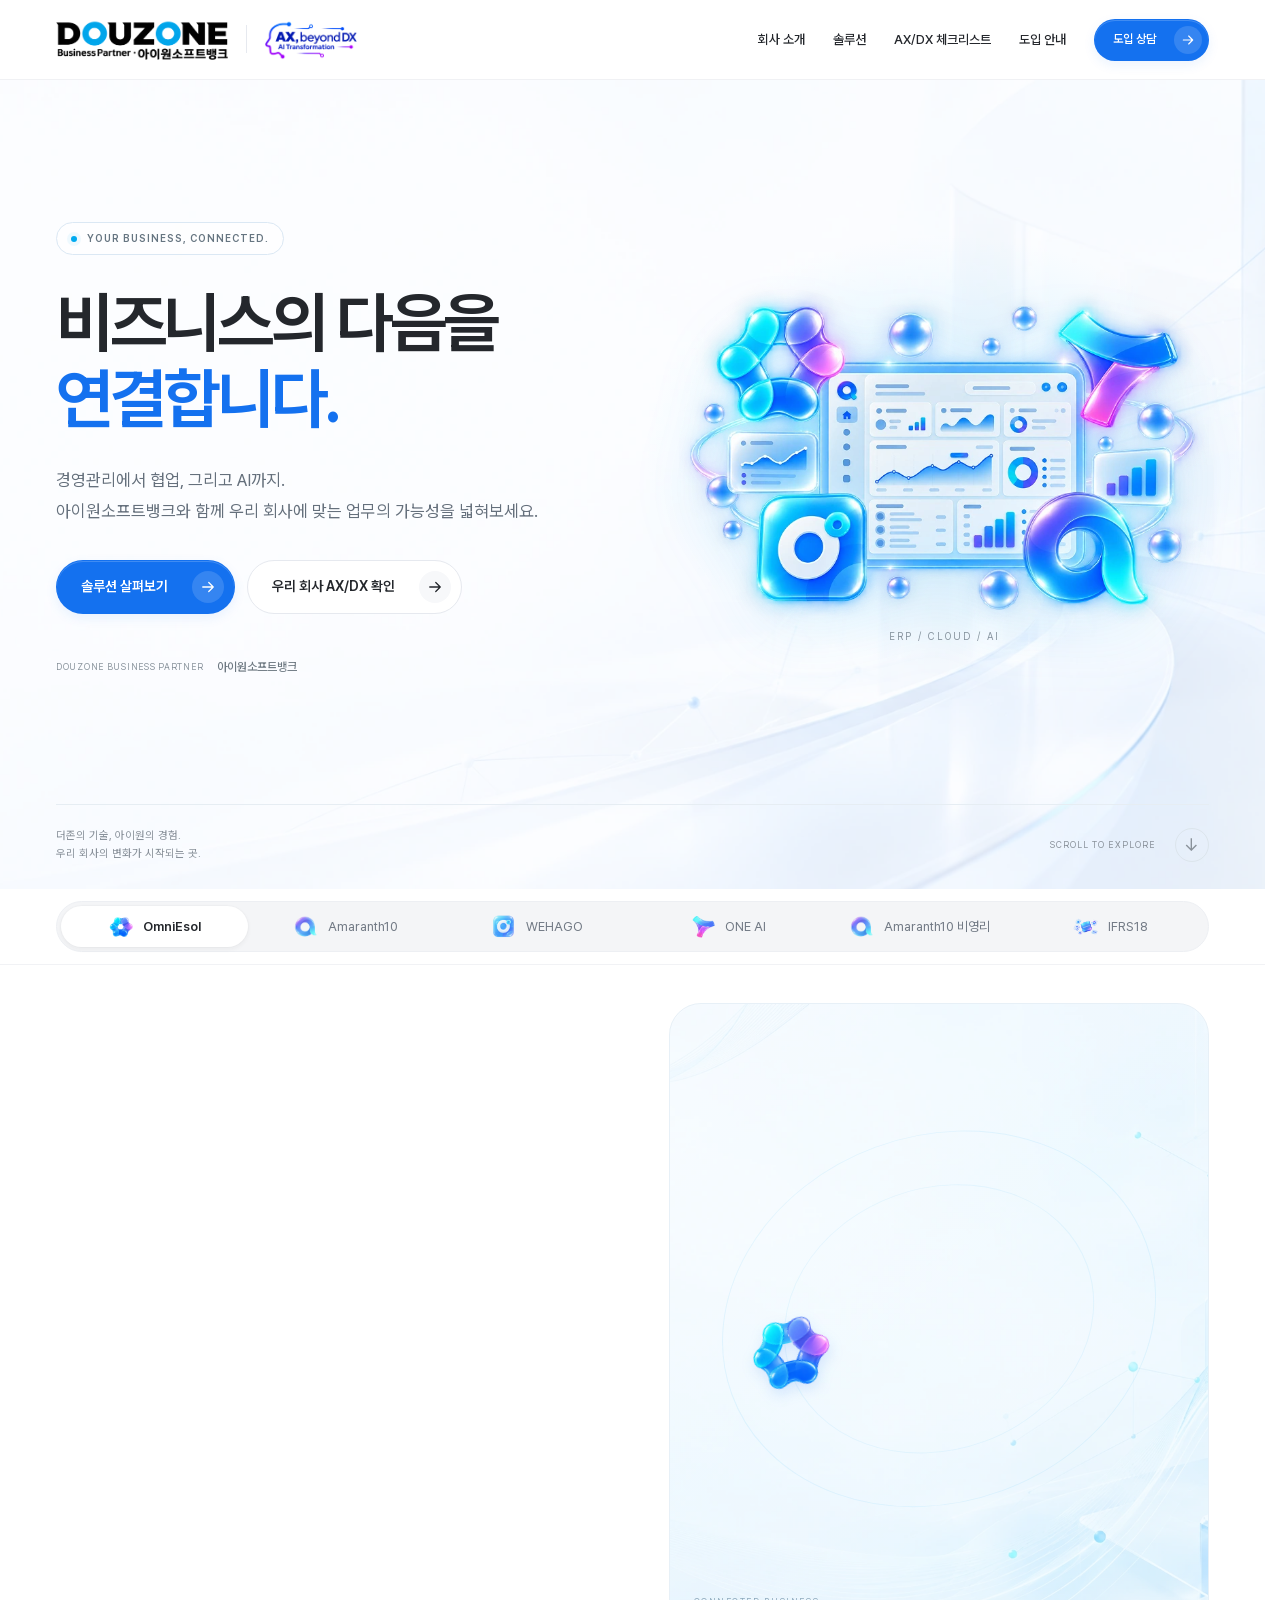
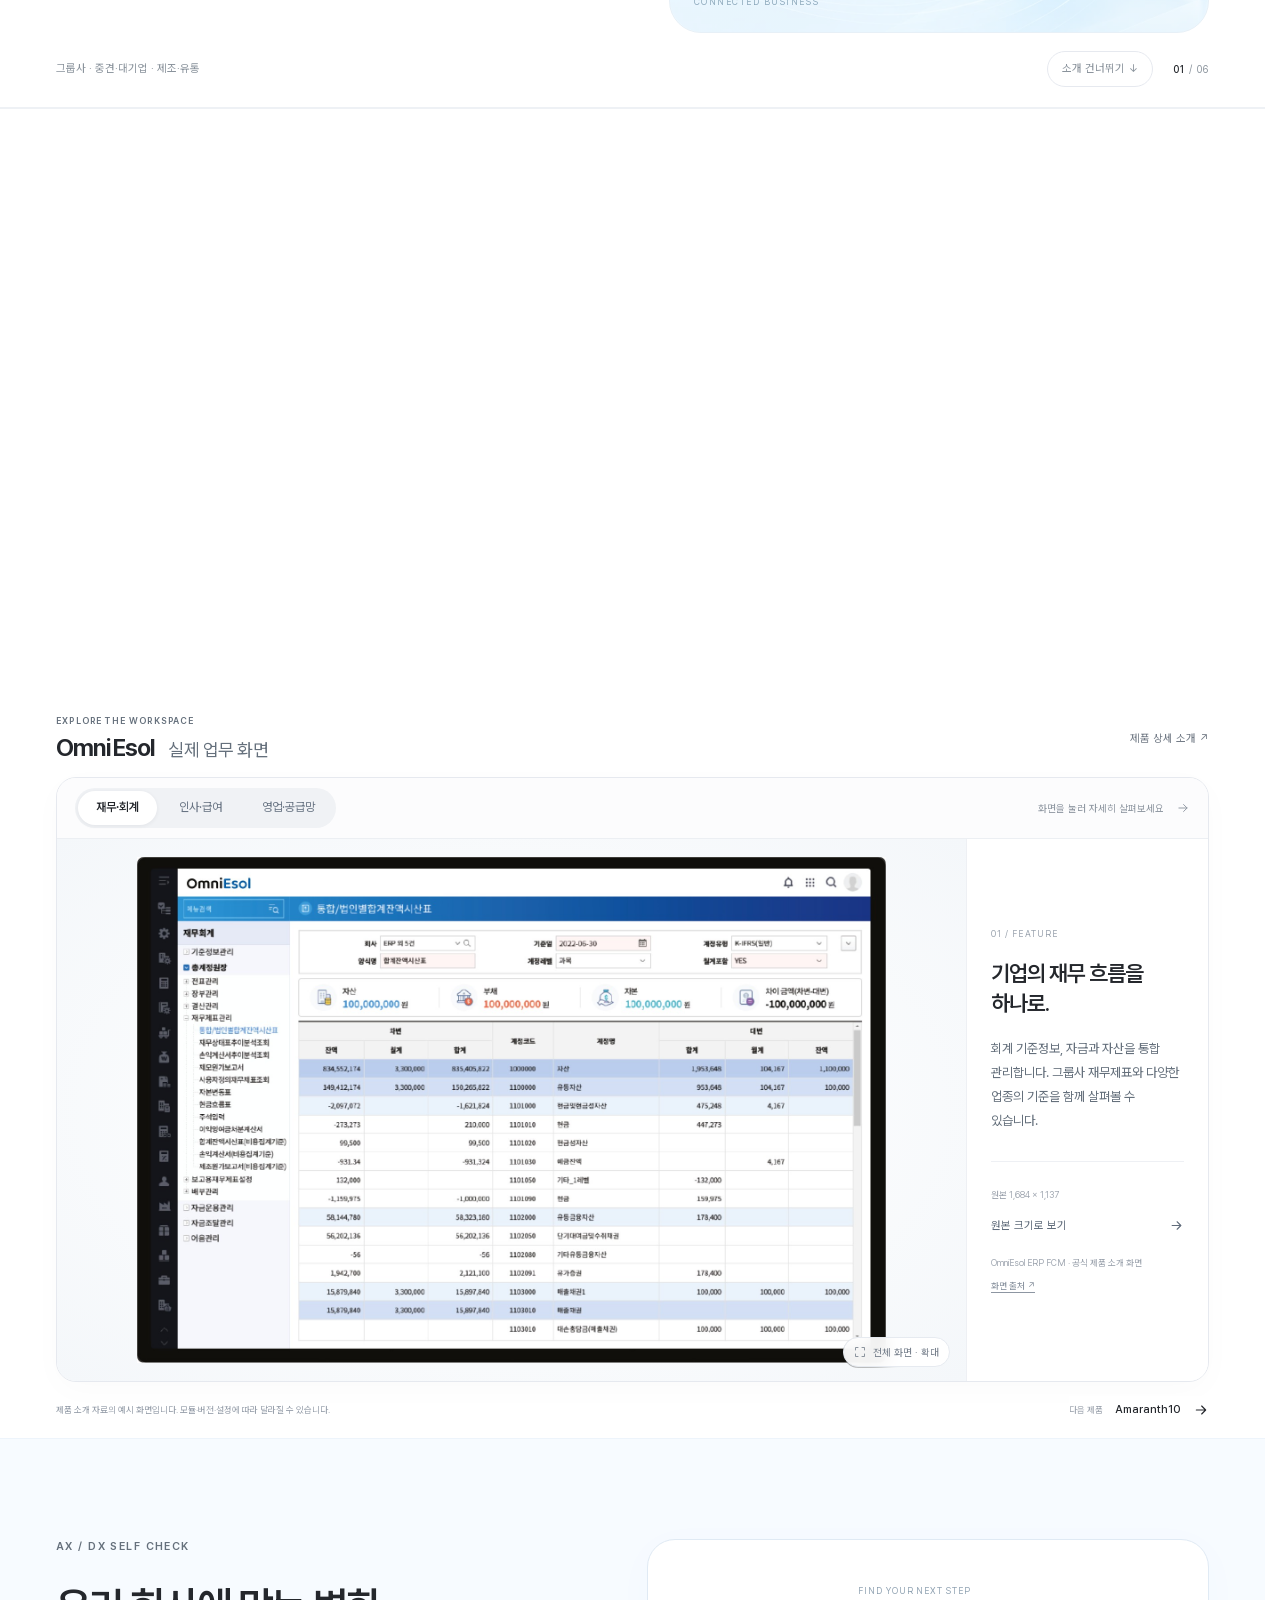
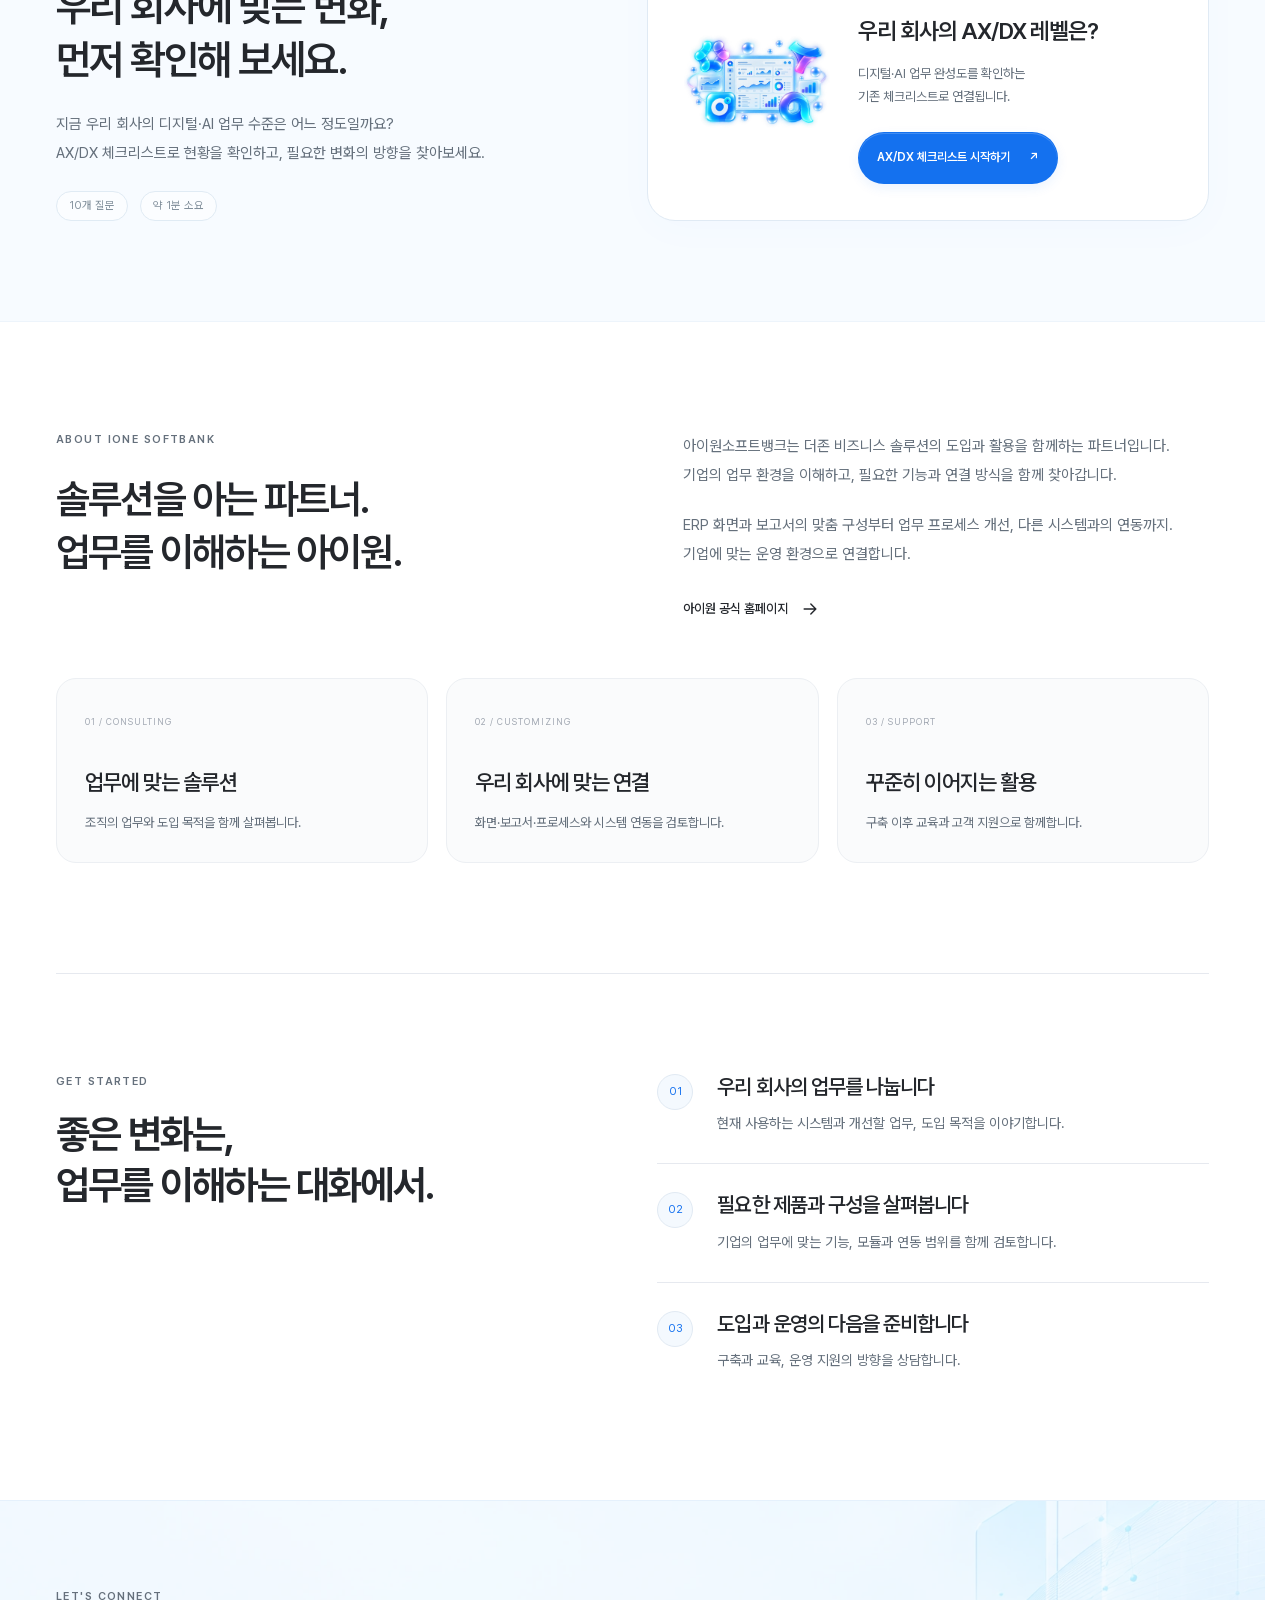
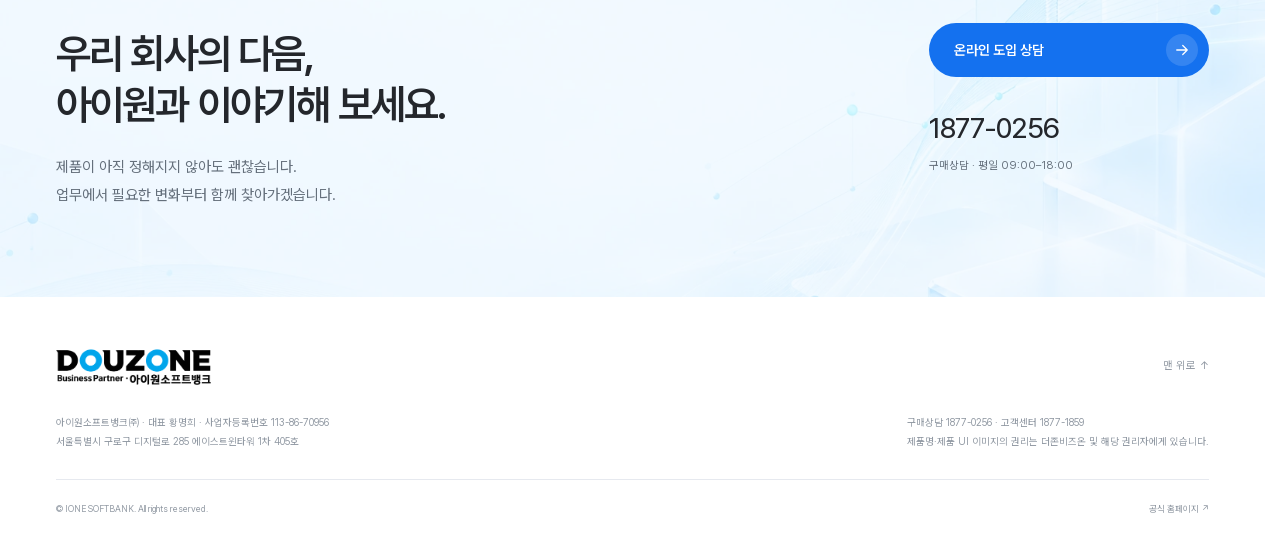
<file: products/index.html>
<!doctype html><html lang="ko"><head><meta charset="utf-8"><meta name="viewport" content="width=device-width,initial-scale=1"><title>i-ONE으로 이동</title><link rel="canonical" href="https://crm-sand-five.vercel.app/i-ONE/"><script>location.replace('../i-ONE/' + location.search + location.hash);</script></head><body><p>제품 소개 주소가 변경되었습니다. <a href="../i-ONE/">i-ONE 제품 소개 보기</a></p></body></html>
</file>
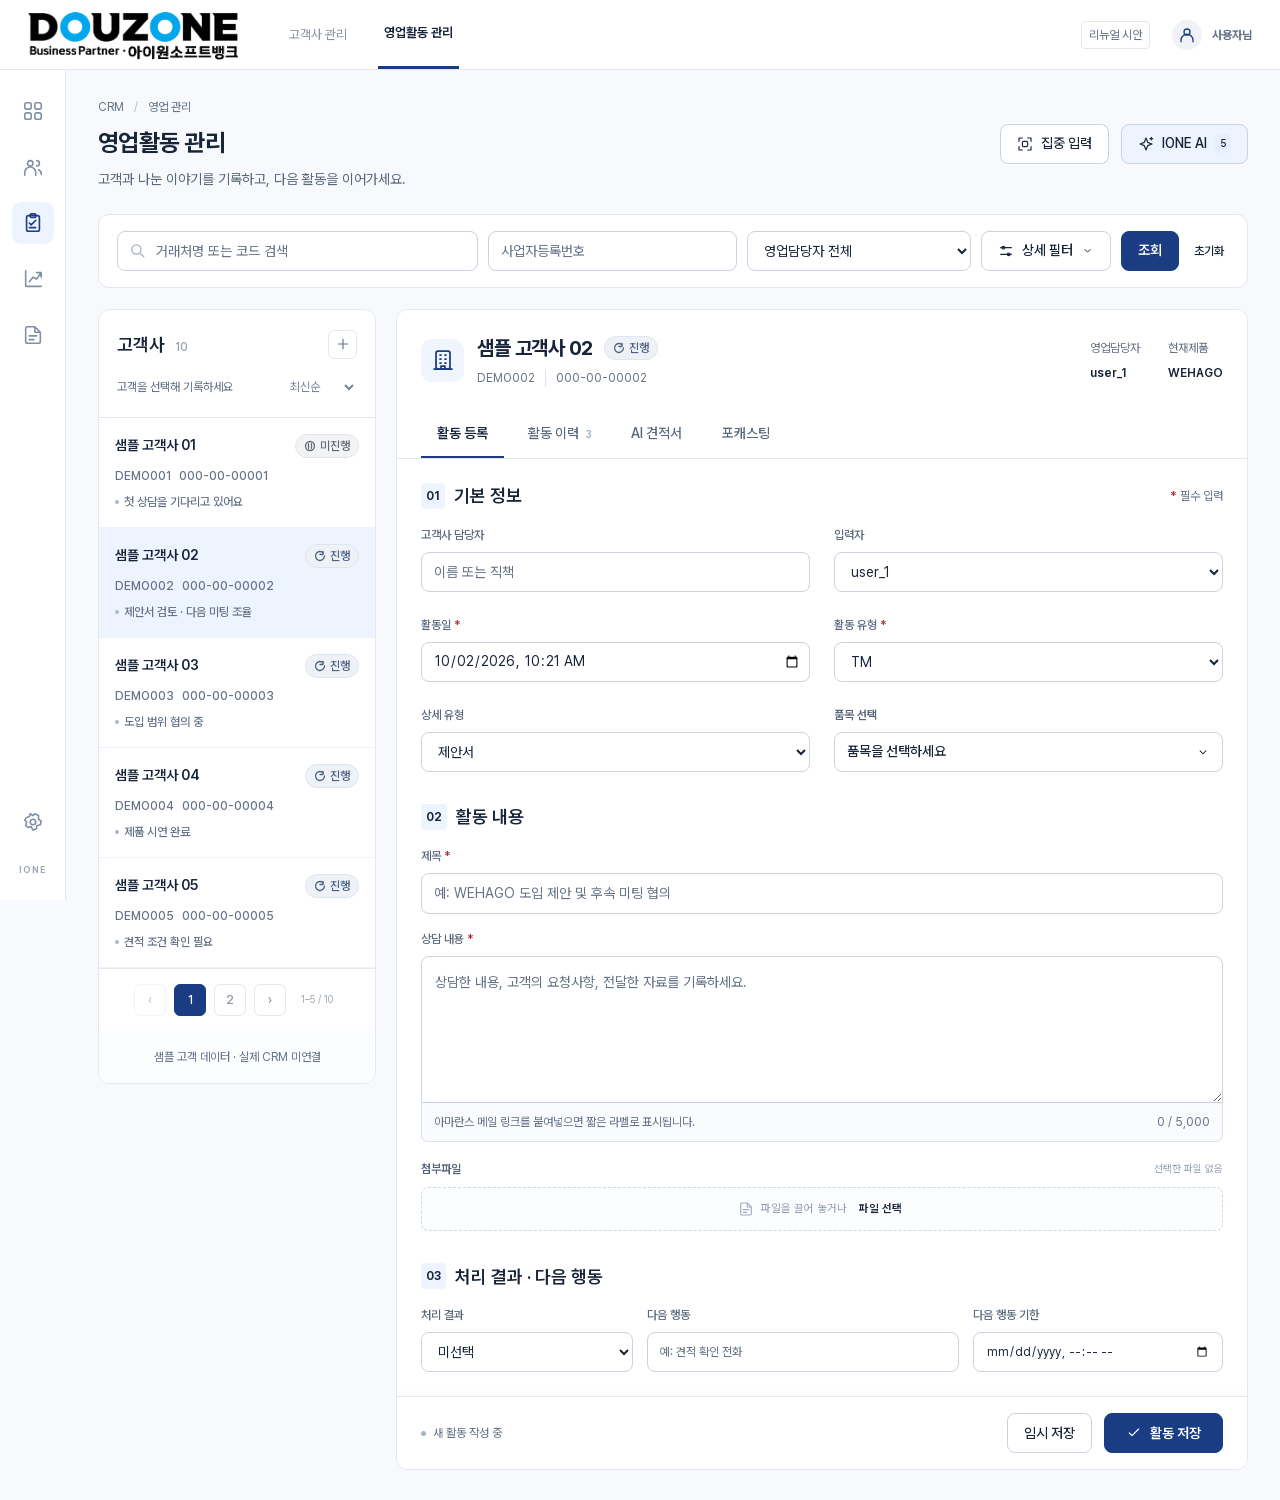
<file: activity.html>
<!doctype html>
<html lang="ko">
<head>
  <meta charset="utf-8">
  <meta name="viewport" content="width=device-width,initial-scale=1">
  <title>영업활동 관리 · CRM 리뉴얼 시안</title>
  <link rel="stylesheet" href="styles.css?v=4.2">
  <script src="status.js?v=5.6" defer></script>
  <script src="app.js?v=5.4" defer></script>
  <link rel="preload" href="assets/fonts/PretendardVariable.woff2" as="font" type="font/woff2" crossorigin><link rel="stylesheet" href="theme.css?v=3.0"><link rel="stylesheet" href="responsive.css?v=4.1"><link rel="stylesheet" href="status.css?v=5.0"><link rel="stylesheet" href="interaction.css?v=4.3">
  <meta name="description" content="IONE CRM 리뉴얼 시안. 고객 관리, 영업활동, 후속 업무, 포캐스팅, 보고서와 관리자까지 44개 화면을 살펴보세요.">
  <meta name="theme-color" content="#1a3c83">
  <link rel="canonical" href="https://leejinho970715-star.github.io/CRM/activity.html">
  <link rel="icon" href="assets/favicon.svg" type="image/svg+xml">
  <link rel="icon" href="assets/favicon-32.png" type="image/png" sizes="32x32">
  <link rel="apple-touch-icon" href="assets/apple-touch-icon.png" sizes="180x180">
  <link rel="manifest" href="site.webmanifest">
  <meta property="og:type" content="website">
  <meta property="og:locale" content="ko_KR">
  <meta property="og:site_name" content="IONE CRM">
  <meta property="og:title" content="IONE CRM | 고객과 기회를 연결하는 워크스페이스">
  <meta property="og:description" content="고객에서 활동, 다음 업무와 계약까지. 전체 CRM 리뉴얼 UI 시안을 확인하세요.">
  <meta property="og:url" content="https://leejinho970715-star.github.io/CRM/activity.html">
  <meta property="og:image" content="https://leejinho970715-star.github.io/CRM/assets/og-image-v5.6.png">
  <meta property="og:image:width" content="1200">
  <meta property="og:image:height" content="630">
  <meta property="og:image:type" content="image/png">
  <meta property="og:image:alt" content="IONE CRM 제목과 영업활동 관리 리뉴얼 화면">
  <meta name="twitter:card" content="summary_large_image">
  <meta name="twitter:title" content="IONE CRM 리뉴얼 시안">
  <meta name="twitter:description" content="고객에서 활동, 다음 업무와 계약까지 연결하는 44개 CRM 화면.">
  <meta name="twitter:image" content="https://leejinho970715-star.github.io/CRM/assets/og-image-v5.6.png">
<link rel="stylesheet" href="guide.css?v=5.6">
</head>
<body>
  <svg class="svg-library" aria-hidden="true"><defs>
    <symbol id="i-grid" viewBox="0 0 24 24"><rect x="3" y="3" width="7" height="7" rx="2"/><rect x="14" y="3" width="7" height="7" rx="2"/><rect x="3" y="14" width="7" height="7" rx="2"/><rect x="14" y="14" width="7" height="7" rx="2"/></symbol>
    <symbol id="i-users" viewBox="0 0 24 24"><circle cx="9" cy="8" r="3"/><path d="M3 21v-3a6 6 0 0 1 12 0v3M16 5a3 3 0 0 1 0 6M18 15a5 5 0 0 1 3 5"/></symbol>
    <symbol id="i-activity" viewBox="0 0 24 24"><rect x="5" y="4" width="14" height="17" rx="2"/><rect x="9" y="2" width="6" height="4" rx="1"/><path d="m8 12 2 2 5-5M8 17h7"/></symbol>
    <symbol id="i-chart" viewBox="0 0 24 24"><path d="M4 3v17h17M8 15l4-5 4 2 5-7M16 5h5v5"/></symbol>
    <symbol id="i-file" viewBox="0 0 24 24"><path d="M14 3H6a2 2 0 0 0-2 2v14a2 2 0 0 0 2 2h12a2 2 0 0 0 2-2V9zM14 3v6h6M8 13h8M8 17h5"/></symbol>
    <symbol id="i-settings" viewBox="0 0 24 24"><circle cx="12" cy="12" r="3"/><path d="m9 3-1 3-3 1-2 3 2 2-1 4 3 2 3-1 2 4 4-2v-3l4-1 1-4-3-2V5l-4-2-2 2z"/></symbol>
    <symbol id="i-search" viewBox="0 0 24 24"><circle cx="10.5" cy="10.5" r="6.5"/><path d="m16 16 5 5"/></symbol>
    <symbol id="i-chevron" viewBox="0 0 24 24"><path d="m7 10 5 5 5-5"/></symbol>
    <symbol id="i-plus" viewBox="0 0 24 24"><path d="M12 5v14M5 12h14"/></symbol>
    <symbol id="i-close" viewBox="0 0 24 24"><path d="m6 6 12 12M18 6 6 18"/></symbol>
    <symbol id="i-arrow" viewBox="0 0 24 24"><path d="M5 12h14m-5-5 5 5-5 5"/></symbol>
    <symbol id="i-check" viewBox="0 0 24 24"><path d="m5 12 4 4L19 6"/></symbol>
    <symbol id="i-spark" viewBox="0 0 24 24"><path d="m12 3 2.5 6.5L21 12l-6.5 2.5L12 21l-2.5-6.5L3 12l6.5-2.5zM20 2v4M18 4h4"/></symbol>
    <symbol id="i-filter" viewBox="0 0 24 24"><path d="M4 7h16M4 17h16"/><circle cx="8" cy="7" r="2"/><circle cx="16" cy="17" r="2"/></symbol>
    <symbol id="i-focus" viewBox="0 0 24 24"><path d="M8 3H3v5M16 3h5v5M3 16v5h5M21 16v5h-5"/><rect x="8" y="8" width="8" height="8" rx="2"/></symbol>
    <symbol id="i-clock" viewBox="0 0 24 24"><circle cx="12" cy="12" r="9"/><path d="M12 7v5l3 2"/></symbol>
  </defs></svg>
  <header class="global-header">
    <a class="brand" href="#" aria-label="DOUZONE 홈"><span class="brand-image"><img src="assets/logo.png" alt="DOUZONE 아이원소프트뱅크" width="2084" height="754"></span></a>
    <div class="workspace-tabs"><span>고객사 관리</span><span class="current">영업활동 관리</span></div>
    <div class="user-area"><span class="prototype-tag">리뉴얼 시안</span><span class="avatar" aria-hidden="true"><img src="assets/user-avatar.svg?v=5.6" alt="" width="18" height="18"></span><span><b>사용자님</b></span></div>
  </header>
  <nav class="side-nav" aria-label="주 메뉴">
    <button aria-label="홈" title="홈"><svg><use href="#i-grid"/></svg></button>
    <button aria-label="고객사 관리" title="고객사 관리"><svg><use href="#i-users"/></svg></button>
    <button class="active" aria-label="영업활동 관리" title="영업활동 관리" aria-current="page"><svg><use href="#i-activity"/></svg></button>
    <button aria-label="영업 현황" title="영업 현황"><svg><use href="#i-chart"/></svg></button>
    <button aria-label="문서 관리" title="문서 관리"><svg><use href="#i-file"/></svg></button>
    <div class="nav-bottom"><button aria-label="설정" title="설정"><svg><use href="#i-settings"/></svg></button><span>IONE</span></div>
  </nav>
  <main>
    <div class="page-heading"><div><div class="breadcrumb">CRM <span>/</span> 영업 관리</div><h1>영업활동 관리</h1><p>고객과 나눈 이야기를 기록하고, 다음 활동을 이어가세요.</p></div><div class="heading-actions"><button class="button" id="focus-button" aria-pressed="false"><svg><use href="#i-focus"/></svg>집중 입력</button><button class="button ai-button" id="ai-button" aria-expanded="false"><svg><use href="#i-spark"/></svg>IONE AI <span class="count-dot">5</span></button></div></div>
    <section class="search-panel" aria-label="고객 검색 및 필터">
      <form id="search-form"><div class="search-field"><svg><use href="#i-search"/></svg><input id="search-name" aria-label="거래처명 또는 코드" placeholder="거래처명 또는 코드 검색"></div><input id="search-business" aria-label="사업자등록번호" placeholder="사업자등록번호"><select id="search-owner" aria-label="영업담당자"><option value="">영업담당자 전체</option><option>user_1</option><option>user_2</option><option>user_3</option></select><button type="button" class="button" id="detail-filter" aria-expanded="false" aria-controls="extra-filters"><svg><use href="#i-filter"/></svg>상세 필터<span id="filter-count" hidden>0</span><svg class="chevron"><use href="#i-chevron"/></svg></button><button class="button primary" type="submit">조회</button><button class="text-button" type="button" id="reset-filter">초기화</button>
        <div id="extra-filters" hidden><label>영업진행상태<select id="search-status"><option value="">전체</option><option>미진행</option><option>진행</option><option>이월</option><option>계약완료</option><option>영업종료</option></select></label><label>현재제품<select id="search-product"><option value="">전체</option><option>WEHAGO</option><option>iCUBE</option><option>Smart A</option></select></label><label>최근 활동 시작일<input type="date" id="search-from"></label><label>최근 활동 종료일<input type="date" id="search-to"></label></div>
      </form>
      <div class="applied-filters" id="applied-filters" hidden></div>
    </section>
    <div class="work-area">
      <aside class="customer-panel" aria-label="고객사 목록"><div class="list-heading"><h2>고객사 <span id="customer-count">10</span></h2><button class="icon-button" id="add-customer" aria-label="고객사 추가" title="고객사 추가"><svg><use href="#i-plus"/></svg></button></div><div class="list-sort"><span>고객을 선택해 기록하세요</span><select id="sort-order" aria-label="고객사 정렬"><option value="recent">최신순</option><option value="name">고객사명순</option></select></div><div id="customer-list"></div><nav class="pagination" id="customer-pagination" aria-label="고객 목록 페이지"></nav><div class="list-end">샘플 고객 데이터 · 실제 CRM 미연결</div></aside>
      <section class="detail-panel" aria-label="선택 고객 활동 관리">
        <div class="customer-summary"><div class="summary-title"><div class="customer-monogram" id="customer-avatar" aria-hidden="true"><img src="assets/company-avatar.svg?v=5.6" alt="" width="24" height="24"></div><div><div class="customer-title-row"><h2 id="selected-name">샘플 고객사 02</h2><span class="badge status-active" id="selected-status">진행</span></div><div class="customer-meta"><span id="selected-code">DEMO002</span><span id="selected-business">000-00-00002</span></div></div></div><div class="summary-facts"><div><span>영업담당자</span><strong id="selected-owner">user_1</strong></div><div><span>현재제품</span><strong id="selected-product">WEHAGO</strong></div></div></div>
        <div class="content-tabs" role="tablist" aria-label="고객 활동 메뉴"><button id="tab-register" role="tab" aria-selected="true" aria-controls="panel-register" data-tab="register">활동 등록</button><button id="tab-history" role="tab" aria-selected="false" aria-controls="panel-history" data-tab="history">활동 이력 <span id="history-count">3</span></button><button id="tab-quote" role="tab" aria-selected="false" aria-controls="panel-quote" data-tab="quote">AI 견적서</button><button id="tab-forecast" role="tab" aria-selected="false" aria-controls="panel-forecast" data-tab="forecast">포캐스팅</button></div>
        <div id="panel-register" class="tab-panel" role="tabpanel" aria-labelledby="tab-register">
          <form id="activity-form"><div class="form-body"><div class="section-heading"><div class="section-number">01</div><h3>기본 정보</h3><span class="required-note"><span>*</span> 필수 입력</span></div><div class="field-grid"><label>고객사 담당자<input name="contact" placeholder="이름 또는 직책" autocomplete="off"></label><label>입력자<select name="author"><option>user_1</option><option>user_2</option><option>user_3</option></select></label><label>활동일 <span class="required">*</span><input name="date" type="datetime-local" value="2026-10-02T10:21" required></label><label>활동 유형 <span class="required">*</span><select name="type" required><option>TM</option><option>메일</option><option>방문</option></select></label><label>상세 유형<select name="subtype"><option>제안서</option><option>견적</option><option>상담</option><option>심화PT</option><option>TM(in)</option><option>TM(out)</option><option>유지보수</option><option>추가계약</option></select></label><div class="product-picker"><span class="field-label" id="products-label">품목 선택</span><button type="button" class="product-trigger" id="product-trigger" aria-expanded="false" aria-controls="product-options" aria-labelledby="products-label product-summary"><span id="product-summary">품목을 선택하세요</span><svg><use href="#i-chevron"/></svg></button><div id="product-options" hidden><input id="product-search" aria-label="품목 검색" placeholder="품목 검색"><div id="product-checklist"></div><div class="product-picker-footer"><span>여러 품목을 선택할 수 있어요</span><button type="button" class="text-button" id="product-done">완료</button></div></div></div></div>
          <div class="section-heading record-heading"><div class="section-number">02</div><h3>활동 내용</h3></div><label class="full-field">제목 <span class="required">*</span><input name="title" placeholder="예: WEHAGO 도입 제안 및 후속 미팅 협의" maxlength="100" required></label><label class="full-field description-field">상담 내용 <span class="required">*</span><textarea name="content" id="activity-content" placeholder="상담한 내용, 고객의 요청사항, 전달한 자료를 기록하세요." maxlength="5000" required></textarea></label><div class="textarea-bottom"><span>아마란스 메일 링크를 붙여넣으면 짧은 라벨로 표시됩니다.</span><span><span id="content-length">0</span> / 5,000</span></div><div id="mail-link-preview" class="mail-links" hidden></div>
          <div class="attachment-area"><div class="attachment-heading"><span class="field-label">첨부파일</span><span id="attachment-count">선택한 파일 없음</span></div><div id="file-dropzone" class="file-dropzone"><svg><use href="#i-file"/></svg><span>파일을 끌어 놓거나</span><button class="text-button" id="choose-files" type="button">파일 선택</button><input id="file-input" type="file" multiple hidden></div><div id="file-list"></div></div>
          <div class="section-heading record-heading"><div class="section-number">03</div><h3>처리 결과 · 다음 행동</h3></div><div class="outcome-grid"><label>처리 결과<select name="result"><option value="">미선택</option><option>연결됨</option><option>부재/미응답</option><option>관심 확인</option><option>견적 전달</option><option>미팅 확정</option><option>계약 성사</option><option>실주</option><option>기타</option></select></label><label>다음 행동<input name="nextTask" placeholder="예: 견적 확인 전화"></label><label>다음 행동 기한<input name="nextDate" type="datetime-local"></label></div></div>
          <div class="form-footer"><span id="draft-state"><span class="small-dot"></span>새 활동 작성 중</span><div><button class="button" type="button" id="draft-button">임시 저장</button><button class="button primary" type="submit"><svg><use href="#i-check"/></svg>활동 저장</button></div></div></form>
        </div>
        <div id="panel-history" class="tab-panel" role="tabpanel" aria-labelledby="tab-history" hidden><div class="history-toolbar"><div><h3>활동 이력</h3><p>이 고객과 주고받은 기록을 한곳에서 확인하세요.</p></div><button class="button" id="new-activity"><svg><use href="#i-plus"/></svg>활동 등록</button></div><div id="history-list"></div></div>
        <div id="panel-quote" class="tab-panel" role="tabpanel" aria-labelledby="tab-quote" hidden><div class="secondary-content"><div class="section-heading"><svg class="accent-icon"><use href="#i-spark"/></svg><h3>AI 견적서 등록</h3></div><p>상담한 제품과 조건을 모아 견적 초안을 준비하세요.</p><form id="quote-form"><div class="field-grid two"><label>제안 제품<select name="product"><option>WEHAGO</option><option>iCUBE</option><option>Smart A</option></select></label><label>사용 인원<input name="people" type="number" min="1" value="20" required></label></div><label class="full-field">요청사항<textarea name="requirements" placeholder="필요한 모듈, 도입 일정, 계약 조건 등을 입력하세요." required></textarea></label><button class="button primary" type="submit"><svg><use href="#i-spark"/></svg>견적 초안 준비</button></form><div class="quote-preview" id="quote-preview" hidden></div></div></div>
        <div id="panel-forecast" class="tab-panel" role="tabpanel" aria-labelledby="tab-forecast" hidden><div class="secondary-content"><h3>포캐스팅</h3><p>이 고객의 예상 계약 정보와 진행 상황을 기록하세요.</p><form id="forecast-form"><div class="field-grid two"><label>예상 계약금액 (원)<input type="number" name="amount" min="0" step="1000" placeholder="금액 입력" required></label><label>예상 계약일<input name="date" type="date" required></label><label>계약 가능성<select name="chance"><option>25% · 초기 상담</option><option selected>50% · 제안 검토</option><option>75% · 조건 협의</option><option>90% · 계약 예정</option></select></label><label>진행 단계<select name="stage"><option>상담</option><option selected>제안</option><option>협상</option><option>계약</option></select></label></div><label class="full-field">메모<textarea name="memo" placeholder="계약에 영향을 주는 사항을 기록하세요."></textarea></label><button class="button primary" type="submit">포캐스팅 저장</button></form></div></div>
      </section>
    </div>
  </main>
  <aside id="ai-panel" class="ai-panel" aria-label="IONE AI 영업 브리핑" hidden><div class="ai-panel-heading"><div><svg><use href="#i-spark"/></svg><h2>IONE AI</h2><span>영업 브리핑</span></div><button class="icon-button" id="close-ai" aria-label="AI 패널 닫기"><svg><use href="#i-close"/></svg></button></div><div class="ai-panel-body"><span class="eyebrow">09.28 — 10.04 · 이번 주</span><h3>다음 연락을 준비할 고객</h3><p>계약 일정부터 확인할 고객 5곳이 있어요.</p><div id="ai-recommendations"></div><div class="ai-note"><svg><use href="#i-clock"/></svg>CRM 기록 기준 · 10.02 09:54</div><span class="sample-label">추천 내용은 UI 검토용 샘플입니다.</span></div></aside>
  <dialog id="customer-dialog"><form id="customer-form"><div class="dialog-heading"><h2>고객사 추가</h2><button type="button" class="icon-button" id="close-customer" aria-label="닫기"><svg><use href="#i-close"/></svg></button></div><p>새 고객을 등록하고 활동을 기록하세요.</p><label>고객사명 <span class="required">*</span><input name="name" required maxlength="60"></label><label>거래처코드 <span class="required">*</span><input name="code" required maxlength="30" placeholder="예: HT23427"></label><label>사업자등록번호 <span class="required">*</span><input name="business" required pattern="[0-9]{3}-?[0-9]{2}-?[0-9]{5}" placeholder="000-00-00000"></label><div class="field-grid two"><label>영업담당자<select name="owner"><option>user_1</option><option>user_2</option><option>user_3</option></select></label><label>현재제품<select name="product"><option>WEHAGO</option><option>iCUBE</option><option>Smart A</option></select></label></div><div class="dialog-footer"><button type="button" class="button" id="cancel-customer">취소</button><button type="submit" class="button primary">고객사 추가</button></div></form></dialog>
  <dialog id="unsaved-dialog"><div class="dialog-heading"><h2>작성 중인 활동이 있어요</h2></div><p>다른 고객으로 이동하기 전에 현재 내용을 처리해주세요.</p><div class="dialog-footer"><button class="button" id="stay-customer">계속 작성</button><button class="button" id="discard-customer">내용 삭제 후 이동</button><button class="button primary" id="save-move">임시 저장 후 이동</button></div></dialog>
  <div id="toast" role="status" aria-live="polite" hidden></div>
</body>
</html>
</file>
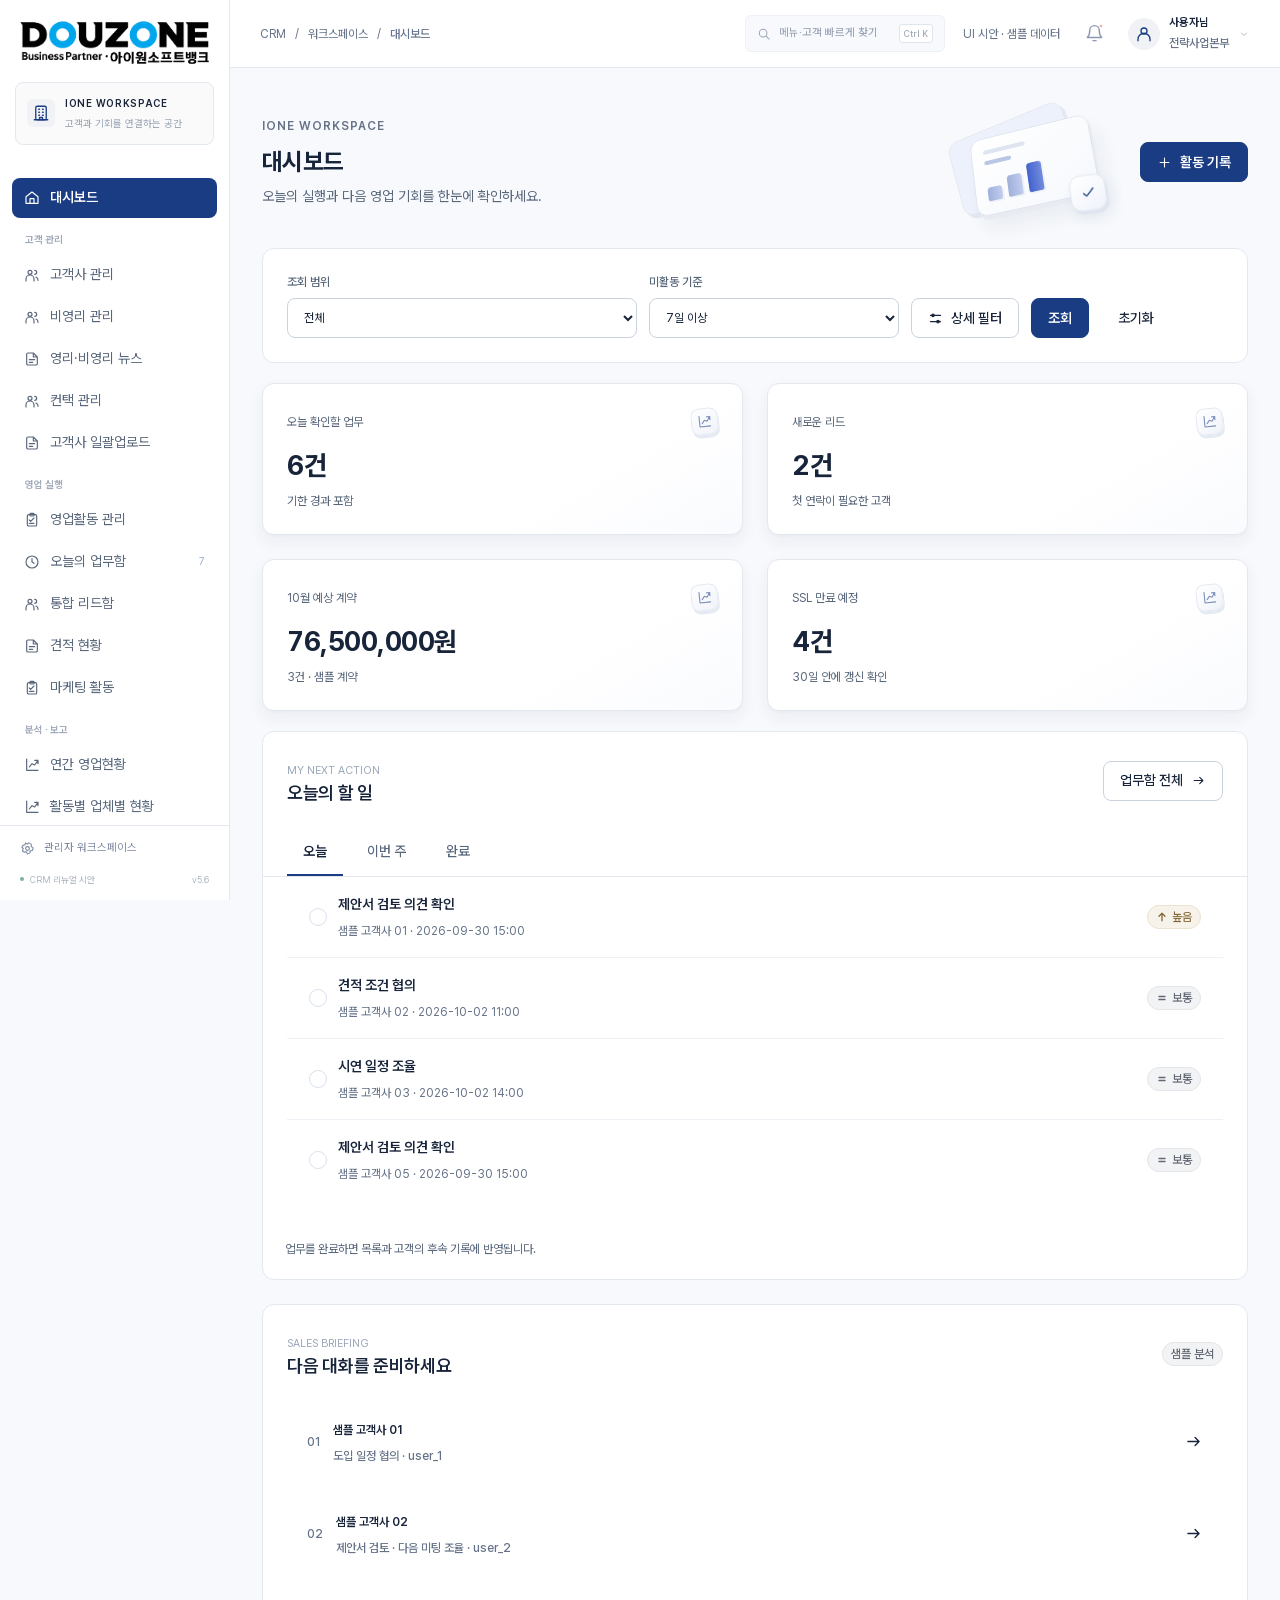
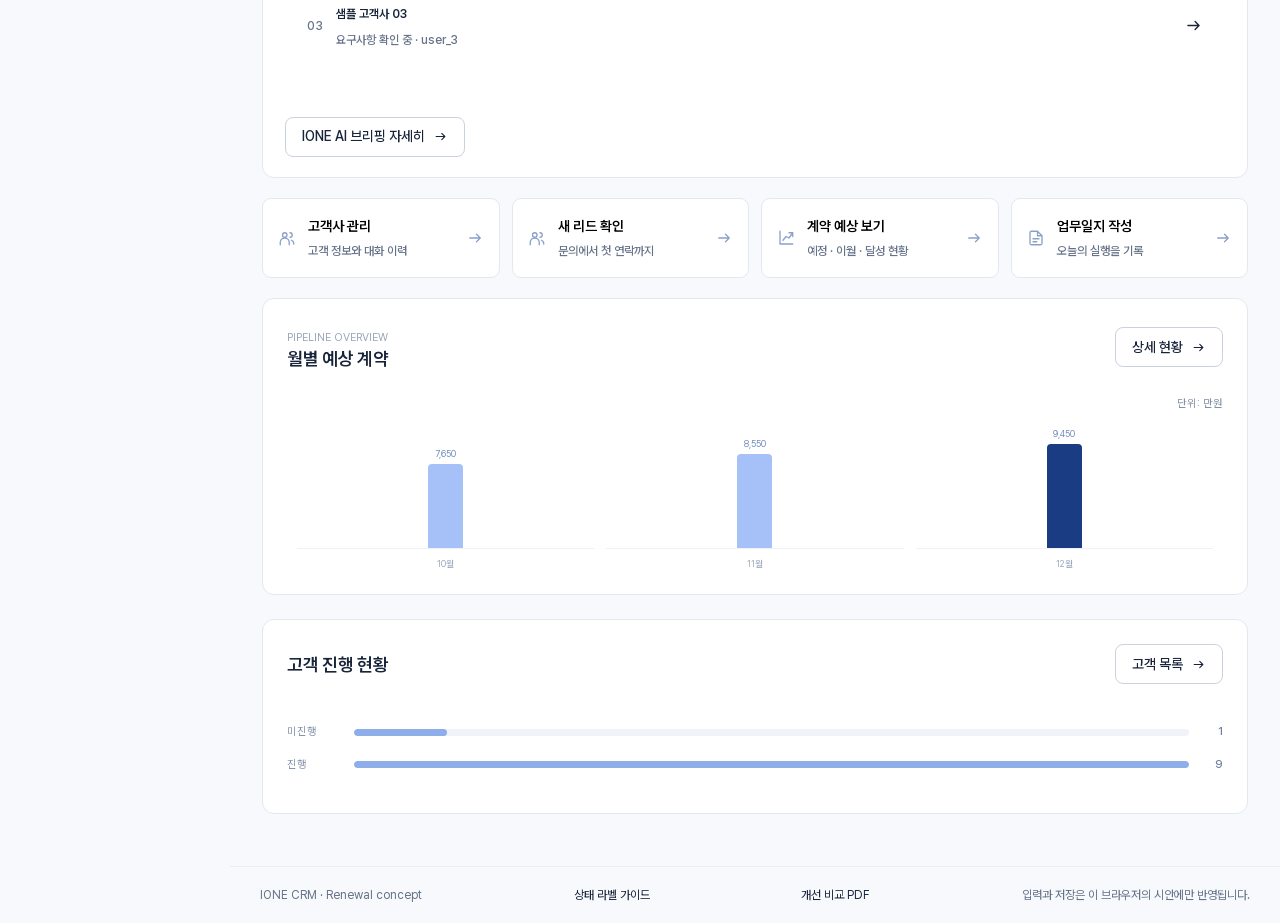
<file: crm.html>
<!doctype html>
<html lang="ko">
<head><meta charset="utf-8"><meta name="viewport" content="width=device-width,initial-scale=1"><title>IONE CRM · 전체 리뉴얼 시안</title><link rel="stylesheet" href="suite.css?v=4.2"><script src="suite-data.js?v=5.3" defer></script><script src="status.js?v=5.6" defer></script><script src="suite.js?v=5.6" defer></script>
  <link rel="preload" href="assets/fonts/PretendardVariable.woff2" as="font" type="font/woff2" crossorigin><link rel="stylesheet" href="theme.css?v=3.0"><link rel="stylesheet" href="responsive.css?v=4.1"><link rel="stylesheet" href="status.css?v=5.0"><link rel="stylesheet" href="interaction.css?v=4.3">
  <meta name="description" content="IONE CRM 리뉴얼 시안. 고객 관리, 영업활동, 후속 업무, 포캐스팅, 보고서와 관리자까지 44개 화면을 살펴보세요.">
  <meta name="theme-color" content="#1a3c83">
  <link rel="canonical" href="https://leejinho970715-star.github.io/CRM/crm.html">
  <link rel="icon" href="assets/favicon.svg" type="image/svg+xml">
  <link rel="icon" href="assets/favicon-32.png" type="image/png" sizes="32x32">
  <link rel="apple-touch-icon" href="assets/apple-touch-icon.png" sizes="180x180">
  <link rel="manifest" href="site.webmanifest">
  <meta property="og:type" content="website">
  <meta property="og:locale" content="ko_KR">
  <meta property="og:site_name" content="IONE CRM">
  <meta property="og:title" content="IONE CRM | 고객과 기회를 연결하는 워크스페이스">
  <meta property="og:description" content="고객에서 활동, 다음 업무와 계약까지. 전체 CRM 리뉴얼 UI 시안을 확인하세요.">
  <meta property="og:url" content="https://leejinho970715-star.github.io/CRM/crm.html">
  <meta property="og:image" content="https://leejinho970715-star.github.io/CRM/assets/og-image-v5.6.png">
  <meta property="og:image:width" content="1200">
  <meta property="og:image:height" content="630">
  <meta property="og:image:type" content="image/png">
  <meta property="og:image:alt" content="IONE CRM 제목과 영업활동 관리 리뉴얼 화면">
  <meta name="twitter:card" content="summary_large_image">
  <meta name="twitter:title" content="IONE CRM 리뉴얼 시안">
  <meta name="twitter:description" content="고객에서 활동, 다음 업무와 계약까지 연결하는 44개 CRM 화면.">
  <meta name="twitter:image" content="https://leejinho970715-star.github.io/CRM/assets/og-image-v5.6.png">
<link rel="stylesheet" href="guide.css?v=5.6">
</head>
<body>
<svg class="icon-defs" aria-hidden="true"><defs>
<symbol id="s-home" viewBox="0 0 24 24"><path d="m3 10 9-7 9 7v10H3zM9 20v-7h6v7"/></symbol>
<symbol id="s-users" viewBox="0 0 24 24"><circle cx="9" cy="8" r="3"/><path d="M3 21v-3a6 6 0 0 1 12 0v3M16 5a3 3 0 0 1 0 6M18 15a5 5 0 0 1 3 5"/></symbol>
<symbol id="s-activity" viewBox="0 0 24 24"><rect x="5" y="4" width="14" height="17" rx="2"/><rect x="9" y="2" width="6" height="4" rx="1"/><path d="m8 12 2 2 5-5M8 17h7"/></symbol>
<symbol id="s-chart" viewBox="0 0 24 24"><path d="M4 3v17h17M8 15l4-5 4 2 5-7M16 5h5v5"/></symbol>
<symbol id="s-file" viewBox="0 0 24 24"><path d="M14 3H6a2 2 0 0 0-2 2v14a2 2 0 0 0 2 2h12a2 2 0 0 0 2-2V9zM14 3v6h6M8 13h8M8 17h5"/></symbol>
<symbol id="s-shield" viewBox="0 0 24 24"><path d="m12 3 8 3v6c0 5-8 9-8 9s-8-4-8-9V6zM8 12l3 3 5-6"/></symbol>
<symbol id="s-settings" viewBox="0 0 24 24"><circle cx="12" cy="12" r="3"/><path d="m9 3-1 3-3 1-2 3 2 2-1 4 3 2 3-1 2 4 4-2v-3l4-1 1-4-3-2V5l-4-2-2 2z"/></symbol>
<symbol id="s-search" viewBox="0 0 24 24"><circle cx="10.5" cy="10.5" r="6.5"/><path d="m16 16 5 5"/></symbol>
<symbol id="s-plus" viewBox="0 0 24 24"><path d="M12 5v14M5 12h14"/></symbol>
<symbol id="s-close" viewBox="0 0 24 24"><path d="m6 6 12 12M18 6 6 18"/></symbol>
<symbol id="s-chevron" viewBox="0 0 24 24"><path d="m7 10 5 5 5-5"/></symbol>
<symbol id="s-arrow" viewBox="0 0 24 24"><path d="M5 12h14m-5-5 5 5-5 5"/></symbol>
<symbol id="s-check" viewBox="0 0 24 24"><path d="m5 12 4 4L19 6"/></symbol>
<symbol id="s-spark" viewBox="0 0 24 24"><path d="m12 3 2.5 6.5L21 12l-6.5 2.5L12 21l-2.5-6.5L3 12l6.5-2.5zM20 2v4M18 4h4"/></symbol>
<symbol id="s-filter" viewBox="0 0 24 24"><path d="M4 7h16M4 17h16"/><circle cx="8" cy="7" r="2"/><circle cx="16" cy="17" r="2"/></symbol>
<symbol id="s-download" viewBox="0 0 24 24"><path d="M12 3v12m-5-5 5 5 5-5M4 15v6h16v-6"/></symbol>
<symbol id="s-clock" viewBox="0 0 24 24"><circle cx="12" cy="12" r="9"/><path d="M12 7v5l3 2"/></symbol>
<symbol id="s-menu" viewBox="0 0 24 24"><path d="M4 6h16M4 12h16M4 18h16"/></symbol>
<symbol id="s-bell" viewBox="0 0 24 24"><path d="M18 8a6 6 0 0 0-12 0c0 8-3 8-3 9h18c0-1-3-1-3-9M10 21h4"/></symbol>
<symbol id="s-layout-grid" viewBox="0 0 24 24"><rect x="3" y="3" width="7" height="7" rx="1.5"/><rect x="14" y="3" width="7" height="7" rx="1.5"/><rect x="3" y="14" width="7" height="7" rx="1.5"/><rect x="14" y="14" width="7" height="7" rx="1.5"/></symbol>
<symbol id="s-user-transfer" viewBox="0 0 24 24"><circle cx="7" cy="6" r="3"/><path d="M2 18v-2a5 5 0 0 1 9-3M13 6h8m-3-3 3 3-3 3M21 16h-8m3-3-3 3 3 3"/></symbol>
<symbol id="s-lock-keyhole" viewBox="0 0 24 24"><rect x="5" y="10" width="14" height="11" rx="2"/><path d="M8 10V7a4 4 0 0 1 8 0v3M12 16v2"/><circle cx="12" cy="14" r="1"/></symbol>
<symbol id="s-network" viewBox="0 0 24 24"><rect x="9" y="3" width="6" height="5" rx="1"/><rect x="2" y="16" width="6" height="5" rx="1"/><rect x="16" y="16" width="6" height="5" rx="1"/><path d="M12 8v4M5 16v-4h14v4"/></symbol>
<symbol id="s-network-plus" viewBox="0 0 24 24"><rect x="2" y="3" width="6" height="5" rx="1"/><rect x="2" y="16" width="6" height="5" rx="1"/><path d="M5 8v8M5 12h8M13 12v7M17 5h6M20 2v6"/></symbol>
<symbol id="s-target" viewBox="0 0 24 24"><circle cx="12" cy="12" r="9"/><circle cx="12" cy="12" r="5"/><circle cx="12" cy="12" r="1"/></symbol>
<symbol id="s-list-settings" viewBox="0 0 24 24"><path d="M4 5h16M4 12h16M4 19h16"/><circle cx="8" cy="5" r="2"/><circle cx="16" cy="12" r="2"/><circle cx="10" cy="19" r="2"/></symbol>
<symbol id="s-building-landmark" viewBox="0 0 24 24"><path d="m3 9 9-6 9 6H3M3 21h18M5 9v12M10 9v12M14 9v12M19 9v12"/></symbol>
<symbol id="s-route" viewBox="0 0 24 24"><circle cx="5" cy="6" r="3"/><circle cx="19" cy="18" r="3"/><path d="M8 6h9a4 4 0 0 1 0 8H7a2 2 0 0 0 0 4h9"/></symbol>
<symbol id="s-newspaper" viewBox="0 0 24 24"><rect x="5" y="3" width="16" height="18" rx="2"/><path d="M5 7H2v11a3 3 0 0 0 3 3M9 6h8M9 14h8M9 18h8"/><rect x="9" y="9" width="3" height="2"/><path d="M15 10h2"/></symbol>
<symbol id="s-search-text" viewBox="0 0 24 24"><circle cx="9" cy="9" r="6"/><path d="m13.5 13.5 7 7M6 7h6M6 10h4"/></symbol>
<symbol id="s-package" viewBox="0 0 24 24"><path d="m12 3 9 5v9l-9 5-9-5V8l9-5Zm0 10 9-5M12 13 3 8M12 13v9M7.5 5.5l9 5"/></symbol>
<symbol id="s-layers" viewBox="0 0 24 24"><path d="m12 3 10 5-10 5L2 8l10-5ZM2 12l10 5 10-5M2 16l10 5 10-5"/></symbol>
<symbol id="s-file-up" viewBox="0 0 24 24"><path d="M14 3H6a2 2 0 0 0-2 2v14a2 2 0 0 0 2 2h12a2 2 0 0 0 2-2V9l-6-6ZM14 3v6h6M12 18v-6m-3 3 3-3 3 3"/></symbol>
<symbol id="s-megaphone" viewBox="0 0 24 24"><path d="M3 9h4l14-5v16L7 15H3V9ZM7 9v6M7 15l2 6h4l-2-5M21 9h2v6h-2"/></symbol>
<symbol id="s-clipboard-list" viewBox="0 0 24 24"><rect x="5" y="4" width="14" height="17" rx="2"/><rect x="9" y="2" width="6" height="4" rx="1"/><path d="M11 11h5M11 16h5M8 11h.01M8 16h.01"/></symbol>
<symbol id="s-database-backup" viewBox="0 0 24 24"><ellipse cx="9" cy="5" rx="6" ry="3"/><path d="M3 5v12c0 1.7 2.7 3 6 3M15 5v5M3 11c0 1.7 2.7 3 6 3M13 17h8m-3-3 3 3-3 3"/></symbol>
<symbol id="s-log-in" viewBox="0 0 24 24"><path d="M14 3h5a2 2 0 0 1 2 2v14a2 2 0 0 1-2 2h-5M3 12h12m-4-4 4 4-4 4"/></symbol>
</defs></svg>
<aside class="app-sidebar" id="app-sidebar"><a class="suite-brand" href="#home" aria-label="DOUZONE 아이원소프트뱅크 홈"><span class="brand-image"><img src="assets/logo.png" alt="DOUZONE 아이원소프트뱅크" width="2084" height="754"></span></a><div class="workspace-label"><span class="workspace-mark" aria-hidden="true"><img src="assets/company-avatar.svg?v=5.6" alt="" width="18" height="18"></span><div><strong>IONE WORKSPACE</strong><span>고객과 기회를 연결하는 공간</span></div></div><nav id="suite-navigation" aria-label="전체 CRM 메뉴"></nav><div class="sidebar-bottom"><a href="#admin"><svg><use href="#s-settings"/></svg><span>관리자 워크스페이스</span></a><div><span class="online-dot"></span>CRM 리뉴얼 시안 <span>v5.6</span></div></div></aside>
<div class="app-frame"><header class="suite-topbar"><button class="icon-control menu-control" id="menu-control" aria-label="전체 메뉴 열기" aria-expanded="false"><svg><use href="#s-menu"/></svg></button><div class="topbar-breadcrumb" id="topbar-breadcrumb"></div><button id="global-search-button" aria-label="메뉴·고객 빠르게 찾기" class="global-search-button"><svg><use href="#s-search"/></svg><span>메뉴·고객 빠르게 찾기</span><kbd>Ctrl K</kbd></button><span class="demo-label">UI 시안 · 샘플 데이터</span><button class="icon-control" id="notifications-button" aria-label="알림 보기"><svg><use href="#s-bell"/></svg><span class="notification-dot"></span></button><button class="user-control" id="user-control" aria-label="사용자님 계정 메뉴"><span class="suite-avatar" aria-hidden="true"><img src="assets/user-avatar.svg?v=5.6" alt="" width="18" height="18"></span><span><strong>사용자님</strong><small>전략사업본부</small></span><svg><use href="#s-chevron"/></svg></button></header><main id="suite-main" tabindex="-1"></main><footer class="suite-footer"><span>IONE CRM · Renewal concept</span><a href="status-guide.html" target="_blank" rel="noopener">상태 라벨 가이드</a><a href="docs/CRM-Renewal-As-Is-To-Be.pdf" target="_blank" rel="noopener">개선 비교 PDF</a><span>입력과 저장은 이 브라우저의 시안에만 반영됩니다.</span></footer></div>
<div class="mobile-backdrop" id="mobile-backdrop" hidden></div>
<div class="drawer-backdrop" id="drawer-backdrop" hidden></div><aside class="suite-drawer" id="suite-drawer" role="dialog" aria-modal="true" aria-labelledby="drawer-title" hidden><header><div><span id="drawer-eyebrow"></span><h2 id="drawer-title"></h2></div><button class="icon-control" id="close-drawer" aria-label="상세 패널 닫기"><svg><use href="#s-close"/></svg></button></header><div id="drawer-content"></div></aside>
<dialog class="suite-dialog" id="edit-dialog"><form id="entity-form"><div class="dialog-top"><div><span id="edit-eyebrow"></span><h2 id="edit-title"></h2></div><button class="icon-control" id="close-edit" type="button" aria-label="입력창 닫기"><svg><use href="#s-close"/></svg></button></div><div id="edit-fields"></div><div class="dialog-actions"><span id="edit-note">시안의 샘플 데이터에 저장됩니다.</span><button type="button" class="suite-button" id="cancel-edit">취소</button><button class="suite-button filled" type="submit"><svg><use href="#s-check"/></svg>저장</button></div></form></dialog>
<dialog class="suite-dialog search-dialog" id="search-dialog"><div class="palette-search"><svg><use href="#s-search"/></svg><input id="palette-input" aria-label="메뉴 또는 고객 검색" placeholder="메뉴 또는 고객 이름으로 검색"><button class="icon-control" id="close-search" aria-label="빠른 검색 닫기"><svg><use href="#s-close"/></svg></button></div><div id="palette-results"></div><div class="palette-footer">메뉴와 고객 상세로 빠르게 이동하세요.<kbd>ESC</kbd></div></dialog>
<div class="suite-toast" id="suite-toast" role="status" aria-live="polite" hidden></div>
</body></html>
</file>
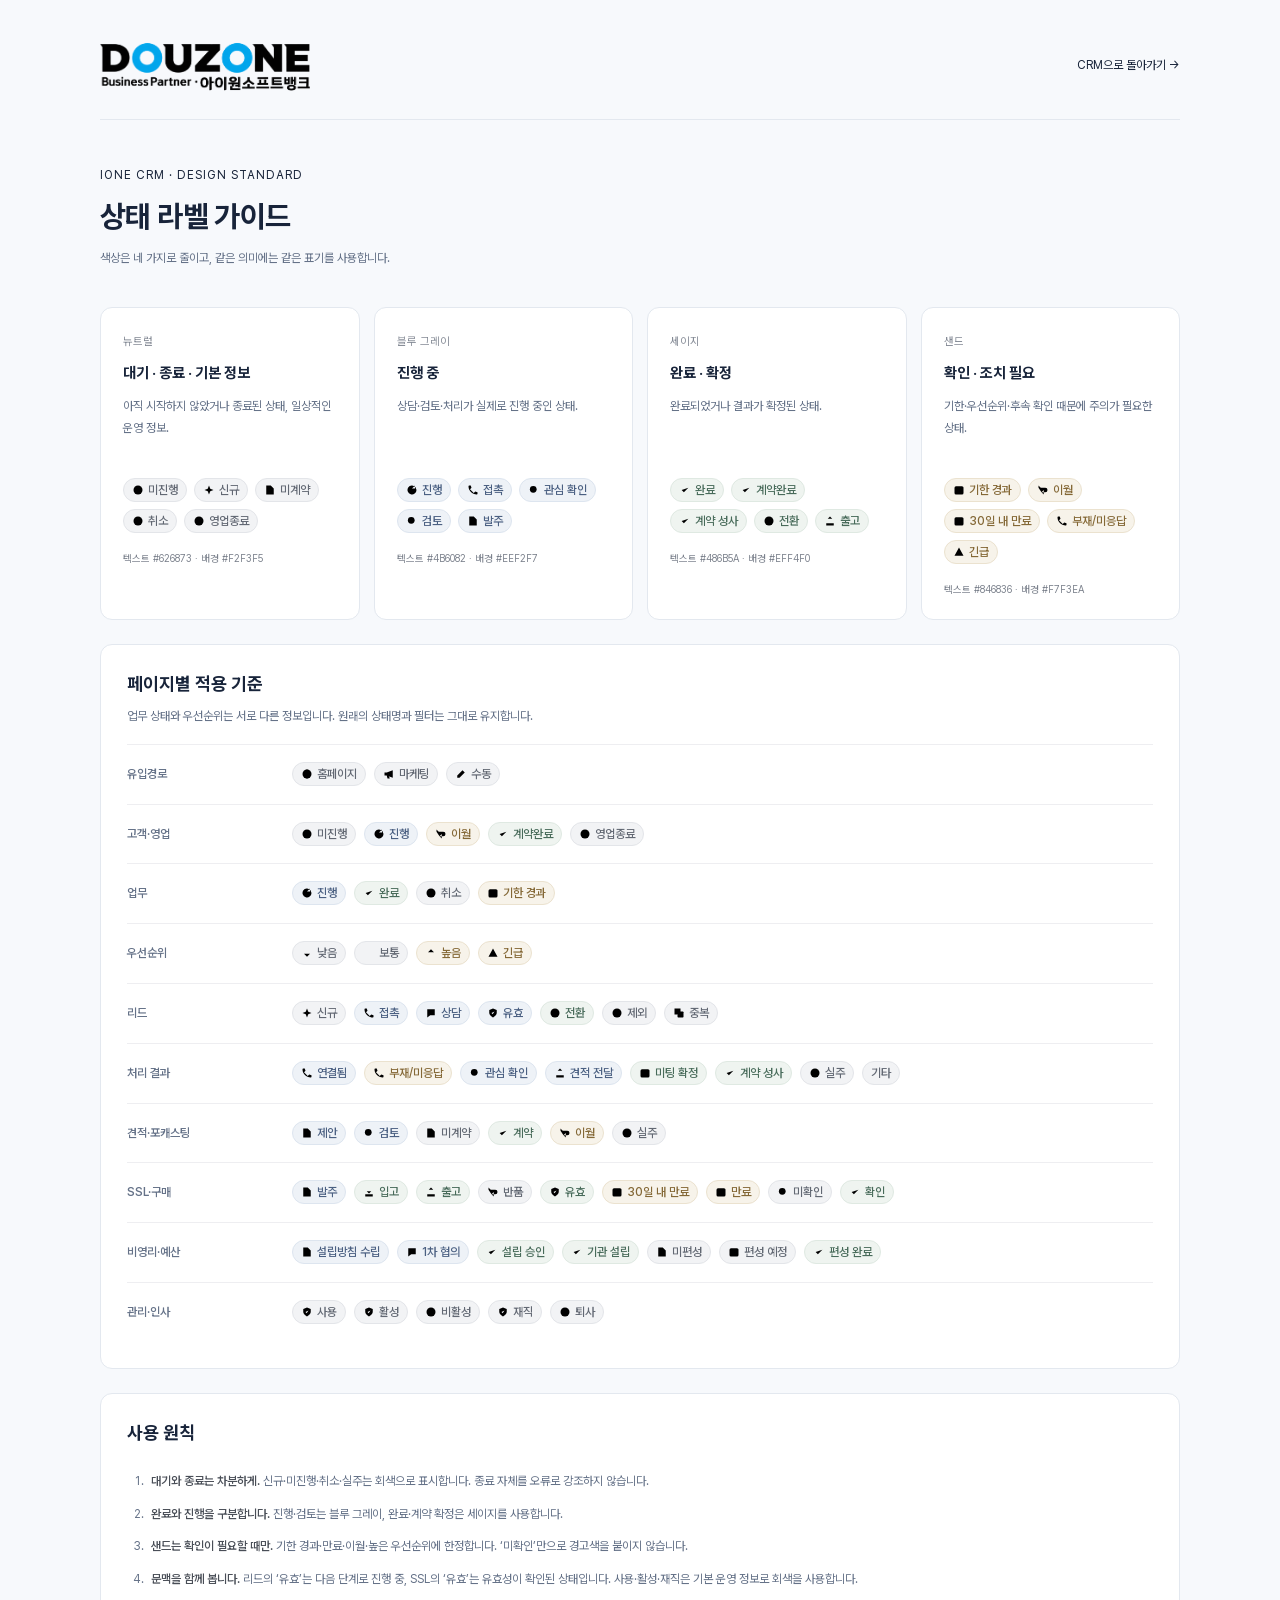
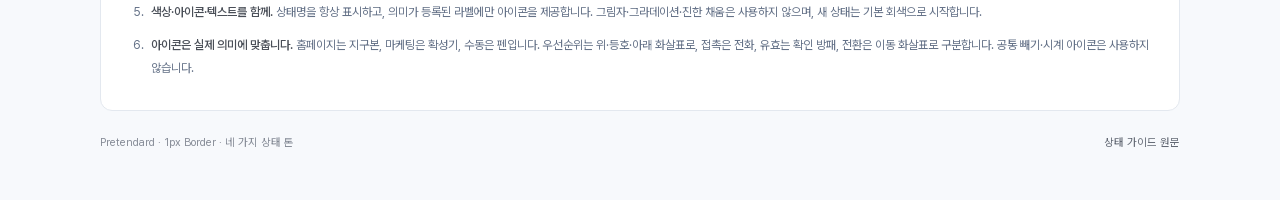
<file: status-guide.html>
<!doctype html>
<html lang="ko">
<head><meta charset="utf-8"><meta name="viewport" content="width=device-width,initial-scale=1"><title>상태 라벨 가이드 · IONE CRM</title><link rel="icon" href="assets/favicon.svg" type="image/svg+xml"><link rel="stylesheet" href="theme.css?v=3.0"><link rel="stylesheet" href="responsive.css?v=4.1"><link rel="stylesheet" href="status.css?v=5.0"><link rel="stylesheet" href="status-guide.css?v=4.2"><script src="status.js?v=5.6" defer></script><script src="status-guide.js?v=4.2" defer></script><link rel="stylesheet" href="guide.css?v=5.6"></head>
<body><div class="guide-layout"><header class="guide-header"><a class="guide-logo" href="index.html#home" aria-label="CRM 대시보드로 이동"><span class="brand-image"><img src="assets/logo.png" alt="DOUZONE 아이원소프트뱅크" width="2084" height="754"></span></a><a class="guide-back" href="index.html#tasks">CRM으로 돌아가기 →</a></header>
<main><div class="guide-title"><span class="guide-eyebrow">IONE CRM · DESIGN STANDARD</span><h1>상태 라벨 가이드</h1><p>색상은 네 가지로 줄이고, 같은 의미에는 같은 표기를 사용합니다.</p></div><section class="tone-grid" id="status-groups" aria-label="상태 색상 기준"></section>
<section class="guide-section"><div class="guide-section-head"><h2>페이지별 적용 기준</h2><p>업무 상태와 우선순위는 서로 다른 정보입니다. 원래의 상태명과 필터는 그대로 유지합니다.</p></div><div id="status-examples"></div></section>
<section class="guide-section guide-rules"><h2>사용 원칙</h2><ol><li><strong>대기와 종료는 차분하게.</strong> 신규·미진행·취소·실주는 회색으로 표시합니다. 종료 자체를 오류로 강조하지 않습니다.</li><li><strong>완료와 진행을 구분합니다.</strong> 진행·검토는 블루 그레이, 완료·계약 확정은 세이지를 사용합니다.</li><li><strong>샌드는 확인이 필요할 때만.</strong> 기한 경과·만료·이월·높은 우선순위에 한정합니다. ‘미확인’만으로 경고색을 붙이지 않습니다.</li><li><strong>문맥을 함께 봅니다.</strong> 리드의 ‘유효’는 다음 단계로 진행 중, SSL의 ‘유효’는 유효성이 확인된 상태입니다. 사용·활성·재직은 기본 운영 정보로 회색을 사용합니다.</li><li><strong>색상·아이콘·텍스트를 함께.</strong> 상태명을 항상 표시하고, 의미가 등록된 라벨에만 아이콘을 제공합니다. 그림자·그라데이션·진한 채움은 사용하지 않으며, 새 상태는 기본 회색으로 시작합니다.</li><li><strong>아이콘은 실제 의미에 맞춥니다.</strong> 홈페이지는 지구본, 마케팅은 확성기, 수동은 펜입니다. 우선순위는 위·등호·아래 화살표로, 접촉은 전화, 유효는 확인 방패, 전환은 이동 화살표로 구분합니다. 공통 빼기·시계 아이콘은 사용하지 않습니다.</li></ol></section>
</main><footer class="guide-footer">Pretendard · 1px Border · 네 가지 상태 톤 <a href="STATUS-GUIDE.md">상태 가이드 원문</a></footer></div></body></html>
</file>
<file: suite.css>
:root{font-family:"Segoe UI","Malgun Gothic",Arial,sans-serif;color:#24324b;background:#f5f7fb;color-scheme:light;--brand:#2762eb;--brand-soft:#edf3ff;--ink:#24324b;--secondary:#79869b;--stroke:#e5eaf2;--surface:#fff;--canvas:#f5f7fb;--green:#16836d;--amber:#bd7a18;--red:#d56564;--nav-width:230px;font-size:14px}*{box-sizing:border-box}body{margin:0}button,input,select,textarea{font:inherit}button{cursor:pointer}button:focus-visible,a:focus-visible,summary:focus-visible{outline:3px solid #9cbaff;outline-offset:3px}svg{width:19px;height:19px;stroke:currentColor;fill:none;stroke-width:1.7;stroke-linecap:round;stroke-linejoin:round;flex-shrink:0}.icon-defs{position:absolute;width:0;height:0;overflow:hidden}a{color:inherit;text-decoration:none}button:disabled{opacity:.45;cursor:default}[hidden]{display:none!important}h1,h2,h3,p{margin:0}h1{font-size:25px;font-weight:700;letter-spacing:-.8px}h2{font-size:16px;font-weight:650;letter-spacing:-.3px}h3{font-size:14px;font-weight:600}input,select,textarea{width:100%;border:1px solid #dce3ee;background:#fff;border-radius:7px;min-width:0;height:40px;padding:0 12px;color:var(--ink);font-size:13px;transition:box-shadow .15s,border-color .15s}textarea{padding:12px;min-height:110px;height:130px;resize:vertical;line-height:1.8}input::placeholder,textarea::placeholder{color:#9aa5b5}input:focus,select:focus,textarea:focus{outline:0;border-color:#7ca2f5;box-shadow:0 0 0 3px #2762eb10}label{font-size:12px;font-weight:600;color:#67758d;display:block}label input,label select,label textarea{margin-top:8px;font-weight:400}input[type=checkbox]{width:15px;height:15px;accent-color:var(--brand);padding:0;flex-shrink:0}.app-sidebar{width:var(--nav-width);background:#fff;border-right:1px solid var(--stroke);position:fixed;inset:0 auto 0 0;display:flex;flex-direction:column;z-index:20}.suite-brand{font-size:27px;font-weight:850;letter-spacing:-1px;line-height:1;padding:24px 23px 22px;color:#1a2638}.suite-brand>span{color:#00a8d6}.suite-brand small{display:flex;align-items:center;justify-content:space-between;font-size:10px;color:#8b97a9;letter-spacing:0;margin-top:8px;font-weight:500}.suite-brand small span{font-size:9px;letter-spacing:1px}.workspace-label{display:flex;gap:10px;align-items:center;margin:0 15px 19px;padding:13px 11px;background:#f8faff;border:1px solid #e9eff9;border-radius:8px}.workspace-mark{display:grid;place-items:center;background:#e8f0ff;color:#376acf;border-radius:6px;width:28px;height:28px;font-weight:700;font-size:18px}.workspace-label strong{display:block;font-size:10px;letter-spacing:.7px}.workspace-label div>span{display:block;font-size:10px;color:#9ca7b7;margin-top:5px}#suite-navigation{overflow-y:auto;scrollbar-width:thin;scrollbar-color:#e2e8f3 transparent;padding:0 12px 18px;flex:1}.nav-section{margin:14px 0}.nav-section-title{font-size:10px;font-weight:650;color:#a1aabb;padding:0 13px;margin-bottom:8px;display:flex;align-items:center;gap:7px}.nav-section-title svg{width:12px;height:12px}.nav-link{display:flex;align-items:center;gap:10px;padding:10px 13px;margin:2px 0;border-radius:7px;color:#75819a;font-size:12px;min-height:37px}.nav-link svg{width:16px;height:16px}.nav-link:hover{background:#f6f8fc;color:#4e6eac}.nav-link.current{color:var(--brand);background:#edf3ff;font-weight:650}.nav-link .nav-count{margin-left:auto;font-size:10px;color:#94a8ce}.nav-section details>summary{list-style:none;cursor:pointer}.nav-section details>summary::-webkit-details-marker{display:none}.nav-section details>summary .nav-caret{margin-left:auto;width:12px;height:12px}.nav-section details[open]>summary .nav-caret{transform:rotate(180deg)}.nav-submenu{margin:4px 0 7px 13px;padding-left:10px;border-left:1px solid #e9edf4}.nav-submenu .nav-link{font-size:11px;min-height:32px;padding:7px 10px}.sidebar-bottom{border-top:1px solid var(--stroke);padding:14px 20px;background:#fff}.sidebar-bottom>a{display:flex;align-items:center;gap:9px;font-size:11px;color:#7d89a0}.sidebar-bottom svg{width:15px;height:15px}.sidebar-bottom>div{display:flex;align-items:center;gap:6px;font-size:9px;color:#adb5c3;margin-top:16px}.sidebar-bottom>div>span:last-child{margin-left:auto}.online-dot{width:4px;height:4px;border-radius:50%;background:#7eb29c}.app-frame{margin-left:var(--nav-width)}.suite-topbar{height:68px;border-bottom:1px solid var(--stroke);background:#ffffffed;display:flex;align-items:center;gap:18px;padding:0 30px;position:sticky;top:0;z-index:10;backdrop-filter:blur(8px)}.topbar-breadcrumb{display:flex;align-items:center;gap:9px;color:#9ba5b7;font-size:11px;white-space:nowrap}.topbar-breadcrumb strong{font-weight:500;color:#65748e}.global-search-button{margin-left:auto;display:flex;align-items:center;gap:8px;padding:8px 11px;background:#f8f9fc;border:1px solid #edf0f6;border-radius:6px;font-size:11px;color:#9ba5b6}.global-search-button svg{width:14px;height:14px}kbd{font:inherit;font-size:9px;border:1px solid #dfe5ed;border-radius:3px;background:#fff;padding:2px 4px;color:#a0a9b8}.global-search-button kbd{margin-left:13px}.demo-label{font-size:9px;color:#a0aabd;white-space:nowrap}.icon-control{display:flex;align-items:center;justify-content:center;border:0;background:transparent;color:#8b98af;width:32px;height:32px;border-radius:6px;position:relative}.icon-control:hover{background:#f1f5fc;color:var(--brand)}.notification-dot{position:absolute;background:#e3897f;top:6px;right:7px;width:4px;height:4px;border-radius:50%;border:1px solid #fff}.user-control{display:flex;align-items:center;gap:9px;border:0;background:none;padding:0;color:var(--ink);font-size:11px;white-space:nowrap}.suite-avatar{width:32px;height:32px;background:#edf1f8;color:#7182a1;display:grid;place-items:center;border-radius:50%;font-size:12px}.user-control strong,.user-control small{display:block;text-align:left}.user-control strong{font-size:11px;font-weight:650}.user-control small{color:#a2acbd;font-size:9px;margin-top:3px}.user-control>svg{width:12px;height:12px;color:#a6b0bf}.menu-control{display:none}#suite-main{padding:30px;min-height:calc(100vh - 110px);max-width:1700px;outline:none}.suite-footer{padding:19px 30px;display:flex;justify-content:space-between;gap:15px;color:#a7b0c1;font-size:9px;border-top:1px solid #eaeef5}.page-head{display:flex;align-items:flex-start;justify-content:space-between;gap:20px;margin-bottom:24px}.page-head .eyebrow{display:block;font-size:10px;letter-spacing:1px;color:#91a0b9;margin-bottom:10px;font-weight:600}.page-head p{color:#8794a9;font-size:12px;line-height:1.8;margin-top:8px}.page-head .page-actions{display:flex;align-items:center;gap:8px;padding-top:17px}.suite-button{display:inline-flex;align-items:center;justify-content:center;gap:7px;border:1px solid #dce3ee;border-radius:7px;height:38px;padding:0 13px;background:#fff;font-size:12px;font-weight:600;color:#61718e;white-space:nowrap}.suite-button svg{width:15px;height:15px}.suite-button:hover{background:#f8faff;border-color:#c3d2ed}.suite-button.filled{background:var(--brand);border-color:var(--brand);color:#fff}.suite-button.filled:hover{background:#1d55d7}.suite-button.soft{color:var(--brand);border-color:#d5e2ff;background:#f5f8ff}.suite-button.quiet{border-color:transparent;background:transparent}.suite-button.small{height:30px;font-size:11px;padding:0 10px}.suite-button.danger{color:#c76b6b;background:#fff8f8;border-color:#efd7d7}.link-button{background:none;border:0;padding:0;color:var(--brand);font-size:11px;display:inline-flex;align-items:center;gap:6px}.link-button svg{width:13px;height:13px}.panel{background:#fff;border:1px solid var(--stroke);border-radius:11px;min-width:0;overflow:hidden}.panel-heading{display:flex;align-items:center;justify-content:space-between;gap:15px;padding:21px 22px}.panel-heading>div>span{display:block;font-size:11px;color:#9aa6b9;margin-top:7px}.panel-heading h2{font-size:14px}.panel-heading h2 .sub-count{font-size:12px;font-weight:500;color:#a2adbd;margin-left:7px}.panel-body{padding:0 22px 22px}.filter-panel{margin-bottom:20px;padding:17px 20px;overflow:visible}.filter-row{display:flex;align-items:flex-end;gap:12px;flex-wrap:wrap}.filter-row label{flex:1;min-width:125px;max-width:250px}.filter-row label:first-child{flex:1.5;max-width:350px}.filter-row label input,.filter-row label select{height:37px;font-size:12px;margin-top:7px}.filter-actions{display:flex;align-items:center;gap:8px}.filter-actions .suite-button{height:37px}.more-filters{display:grid;grid-template-columns:repeat(4,minmax(0,1fr));gap:15px;padding-top:18px;margin-top:17px;border-top:1px solid var(--stroke)}.applied-conditions{display:flex;align-items:center;gap:8px;flex-wrap:wrap;margin-top:13px}.applied-conditions span{font-size:10px;padding:4px 7px;color:#6080bc;background:#f1f5fe;border-radius:4px}.metric-strip{display:grid;grid-template-columns:repeat(4,minmax(0,1fr));gap:14px;margin-bottom:20px}.metric-card{background:#fff;border:1px solid var(--stroke);border-radius:10px;padding:20px;min-width:0}.metric-card>div:first-child{display:flex;align-items:center;justify-content:space-between;font-size:11px;color:#8e9bb0}.metric-card svg{width:16px;height:16px;color:#a8b7d0}.metric-card strong{display:block;font-size:27px;letter-spacing:-.5px;font-weight:650;margin:13px 0 9px;font-variant-numeric:tabular-nums}.metric-card strong small{font-size:12px;font-weight:400;margin-left:3px;color:#9aa7ba}.metric-card p{font-size:10px;color:#a0adc0}.metric-card.attention strong{color:#c57542}.metric-card.active{background:#f6f9ff;border-color:#d7e3fc}.metric-card.active strong{color:var(--brand)}.home-grid{display:grid;grid-template-columns:1.45fr 1fr;gap:20px;margin-bottom:20px}.day-tabs{display:flex;align-items:center;gap:18px;padding:0 22px 16px;border-bottom:1px solid var(--stroke)}.day-tabs button{font-size:11px;color:#9aa6b9;padding:3px 0;border:0;background:none;display:flex;gap:6px;align-items:center}.day-tabs button.active{color:var(--brand);font-weight:600}.day-tabs span{font-size:9px;border-radius:4px;background:#f3f5fa;color:#8b99b0;padding:2px 5px}.task-preview{display:flex;align-items:center;gap:11px;padding:17px 22px;border-bottom:1px solid #eef2f7}.task-preview:last-child{border-bottom:0}.task-check{width:18px;height:18px;display:grid;place-items:center;border:1px solid #d8e1ef;border-radius:50%;background:#fff;color:#fff;padding:0;flex-shrink:0}.task-check svg{width:12px;height:12px}.task-check:hover{color:var(--brand);background:#f1f6ff;border-color:#aec7fa}.task-check.done{color:#fff;background:#81b1a0;border-color:#81b1a0}.task-preview strong{font-size:12px;font-weight:600}.task-preview p{font-size:10px;color:#96a2b6;margin-top:6px}.task-preview time{margin-left:auto;white-space:nowrap;font-size:10px;color:#c87d58}.task-preview .priority-dot{width:5px;height:5px;border-radius:50%;background:#dba383}.task-preview.done strong{text-decoration:line-through;color:#9aa5b5}.recommendation{padding:17px 20px;margin:0 21px 12px;background:#fafcff;border:1px solid #e8eef8;border-radius:8px;display:flex;align-items:center;gap:13px}.recommendation-index{font-size:10px;color:#94a7c8}.recommendation strong{font-size:12px;font-weight:600}.recommendation p{font-size:10px;color:#99a6b9;margin-top:7px;line-height:1.6}.recommendation>button{margin-left:auto}.recommendation .icon-control{background:#f0f5ff;color:#7696ce;width:28px;height:28px}.panel-note{font-size:10px;line-height:1.7;color:#9daabd;margin:15px 22px 20px}.quick-links{display:grid;grid-template-columns:repeat(4,1fr);gap:12px;margin-bottom:20px}.quick-link{background:#fff;border:1px solid var(--stroke);border-radius:9px;padding:17px 15px;display:flex;align-items:center;gap:10px}.quick-link>svg{width:18px;height:18px;color:#8aa1c9}.quick-link strong{display:block;font-size:11px;font-weight:600}.quick-link span{display:block;font-size:9px;color:#a1adbf;margin-top:5px}.quick-link:hover{border-color:#c5d8fc;background:#fbfdff}.charts-grid{display:grid;grid-template-columns:1.5fr 1fr;gap:20px;margin-bottom:20px}.bar-chart{height:150px;display:flex;align-items:flex-end;justify-content:space-between;gap:12px;padding:15px 10px 0}.bar-column{display:flex;flex-direction:column;align-items:center;justify-content:flex-end;gap:8px;flex:1;height:100%}.bar-column span{font-size:9px;color:#9aa7bb;white-space:nowrap}.bar-column .bar-track{display:flex;align-items:flex-end;justify-content:center;width:100%;height:110px;border-bottom:1px solid #eef2f7}.bar-column .bar{background:#a6c1f7;width:70%;max-width:35px;border-radius:4px 4px 0 0;position:relative;transition:height .2s}.bar-column .bar.current{background:var(--brand)}.bar-column .bar-value{font-size:9px;color:#718cbd;position:absolute;top:-17px;width:100%;text-align:center}.distribution-row{display:flex;align-items:center;gap:12px;margin:16px 0;font-size:11px}.distribution-row>span:first-child{width:55px;color:#8593aa}.distribution-track{height:7px;background:#f0f3f8;border-radius:5px;flex:1;overflow:hidden}.distribution-track>div{height:100%;background:#8daee9;border-radius:5px}.distribution-row b{font-size:11px;color:#6c7f9d;font-weight:500;min-width:22px;text-align:right}.table-toolbar{display:flex;align-items:center;justify-content:space-between;gap:14px;padding:18px 21px;border-bottom:1px solid var(--stroke)}.table-toolbar>div{display:flex;gap:8px;align-items:center}.table-toolbar h2{font-size:14px}.table-toolbar>div>span{font-size:11px;color:#98a5b9}.table-toolbar .selected-count{color:var(--brand);background:var(--brand-soft);padding:4px 7px;border-radius:4px}.table-scroll{overflow-x:auto;min-width:0}table{border-collapse:collapse;width:100%;font-size:12px;text-align:left}thead{background:#fafbfd}th{font-size:10px;font-weight:600;color:#8b98af;padding:13px 14px;border-bottom:1px solid var(--stroke);white-space:nowrap}th button{background:transparent;border:0;font-size:inherit;color:inherit;padding:0;font-weight:inherit;text-align:left}td{padding:15px 14px;border-bottom:1px solid #eef1f6;white-space:nowrap;color:#6c7c97;font-size:11px}tbody tr:hover{background:#fcfdff}tbody tr.selected-row{background:#f6f9ff}tbody tr:last-child td{border-bottom:0}td:first-child,th:first-child{padding-left:21px}td:last-child,th:last-child{padding-right:21px}.cell-main{font-weight:600;font-size:12px;color:#3b4e6b;display:block}.cell-main:hover{color:var(--brand)}.cell-sub{font-size:10px;color:#a0acc0;display:block;margin-top:6px}.table-select{width:15px;height:15px;margin:0}.state-badge{display:inline-flex;align-items:center;gap:4px;border-radius:4px;font-size:10px;font-weight:500;padding:4px 7px;background:#f1f3f7;color:#8b98ab;white-space:nowrap}.table-pager{display:flex;align-items:center;justify-content:space-between;border-top:1px solid var(--stroke);padding:15px 21px;color:#9eacc0;font-size:10px}.pager-buttons{display:flex;gap:5px}.pager-buttons button{width:27px;height:27px;border:1px solid var(--stroke);background:#fff;border-radius:5px;color:#94a2b7;font-size:11px}.pager-buttons button.active{background:var(--brand);color:#fff;border-color:var(--brand)}.column-menu{position:relative}.column-options{position:absolute;right:0;top:calc(100% + 7px);width:230px;background:#fff;border:1px solid var(--stroke);border-radius:8px;box-shadow:0 8px 30px #2f456a18;padding:12px;z-index:6;max-height:350px;overflow-y:auto}.column-options label{display:flex;align-items:center;gap:8px;font-size:11px;padding:7px 4px;font-weight:400}.column-options input{margin:0}.empty-panel{padding:50px 20px;text-align:center;line-height:1.9;color:#96a3b8;font-size:12px}.empty-panel svg{width:26px;height:26px;color:#b0bed2;margin-bottom:12px}.section-tabs{display:flex;gap:23px;border-bottom:1px solid var(--stroke);padding:0 22px;overflow-x:auto}.section-tabs button,.section-tabs a{background:none;border:0;border-bottom:2px solid transparent;color:#98a5b9;padding:15px 0;font-size:12px;white-space:nowrap}.section-tabs .active{color:var(--brand);border-bottom-color:var(--brand);font-weight:600}.form-panel{max-width:1150px}.form-grid{display:grid;grid-template-columns:repeat(3,minmax(0,1fr));gap:20px 18px}.form-grid.two{grid-template-columns:repeat(2,minmax(0,1fr))}.form-grid .full{grid-column:1/-1}.form-section{padding:24px 25px;border-bottom:1px solid var(--stroke)}.form-section h3{display:flex;align-items:center;gap:9px;margin-bottom:19px;font-size:13px}.form-section h3 .step-number{background:#f0f4fc;font-size:10px;color:#809ac8;padding:4px 6px;border-radius:4px}.form-section>p{font-size:11px;color:#9aa6b8;margin:-5px 0 20px;line-height:1.8}.form-actions{display:flex;align-items:center;justify-content:space-between;gap:15px;background:#fff;padding:18px 25px}.form-actions>div{display:flex;gap:8px}.form-actions>span{font-size:10px;color:#9caabd}.required-star{color:#d48680;font-weight:400}.multi-field{position:relative}.multi-field details{margin-top:8px;border:1px solid #dce3ee;border-radius:7px;background:#fff}.multi-field summary{list-style:none;padding:11px 12px;font-size:12px;font-weight:400;cursor:pointer;display:flex;align-items:center;justify-content:space-between;color:#93a1b7}.multi-field summary svg{width:12px;height:12px}.multi-options{padding:8px 12px;display:grid;grid-template-columns:1fr 1fr;gap:7px;max-height:210px;overflow:auto;border-top:1px solid var(--stroke)}.multi-options label{display:flex;align-items:center;gap:7px;font-size:11px;font-weight:400}.multi-options input{margin:0}.money-summary{display:flex;align-items:center;justify-content:space-between;background:#f5f8ff;padding:16px 18px;border-radius:7px;margin-top:18px;font-size:12px;color:#8195b7}.money-summary strong{font-size:22px;color:#4678d7;font-weight:600}.news-grid{display:grid;grid-template-columns:1fr 300px;gap:20px}.news-feature{padding:25px;display:flex;gap:24px;border-bottom:1px solid var(--stroke)}.news-art{width:120px;height:105px;background:#edf3fd;display:grid;place-items:center;flex-shrink:0;border-radius:8px;color:#8fa9d5}.news-art svg{width:34px;height:34px}.news-feature h2{font-size:17px;line-height:1.6;margin:8px 0;letter-spacing:-.4px}.news-feature p{font-size:12px;color:#919eb3;line-height:1.8}.news-meta{font-size:10px;color:#9eabc0;display:flex;align-items:center;gap:10px}.news-row{padding:22px 25px;border-bottom:1px solid #edf1f7}.news-row h3{font-size:14px;line-height:1.8;margin:8px 0}.news-row p{font-size:11px;color:#9ba9bd;line-height:1.7}.news-row-footer{display:flex;align-items:center;gap:9px;margin-top:12px}.news-row-footer>.suite-button{margin-left:auto}.side-list{padding:0 21px 21px}.side-list button{width:100%;display:flex;align-items:center;justify-content:space-between;border:0;background:none;padding:13px 0;border-bottom:1px solid #edf1f7;text-align:left;font-size:11px;color:#7e90ac}.side-list button span{font-size:10px;color:#a4b0c3}.report-builder{display:grid;grid-template-columns:285px minmax(0,1fr);gap:20px}.report-settings{padding:21px}.report-settings h3{margin-bottom:15px;font-size:13px}.report-settings label{margin-bottom:15px}.report-settings .suite-button{width:100%}.saved-template{display:block;width:100%;border:1px solid #e3eaf5;border-radius:7px;padding:13px;text-align:left;background:#fff;font-size:11px;color:#7487a7;margin-bottom:8px}.saved-template.active{background:#f6f9ff;border-color:#cddcf8;color:#3766bf}.saved-template span{display:block;font-size:9px;color:#a3afc2;margin-top:6px}.report-preview-top{padding:24px;display:flex;align-items:center;justify-content:space-between}.report-preview-top p{font-size:11px;color:#9cabc0;margin-top:8px}.ai-feature{display:flex;align-items:center;gap:20px;padding:23px 25px;background:#f7faff;border:1px solid #e1eaff;border-radius:11px;margin-bottom:20px}.ai-feature>svg{width:28px;height:28px;color:#6d91dc}.ai-feature h2{font-size:16px;margin-bottom:7px}.ai-feature p{font-size:11px;line-height:1.8;color:#95a4bb}.ai-feature>.suite-button{margin-left:auto}.insight-row{padding:21px;border:1px solid var(--stroke);border-radius:9px;background:#fff;margin-bottom:12px;display:flex;align-items:flex-start;gap:14px}.insight-icon{width:32px;height:32px;background:#f1f5fd;border-radius:8px;display:grid;place-items:center;color:#8da9d5}.insight-row h3{font-size:13px}.insight-row p{font-size:11px;line-height:1.8;color:#9aa8be;margin-top:8px}.insight-row button{margin-left:auto}.wizard-steps{display:flex;gap:25px;background:#fff;border:1px solid var(--stroke);border-radius:9px;padding:20px 23px;margin-bottom:20px}.wizard-step{display:flex;align-items:center;gap:8px;font-size:11px;color:#a5b0c2}.wizard-step span{width:24px;height:24px;display:grid;place-items:center;border-radius:50%;background:#f1f4f9;font-size:10px}.wizard-step.active{color:var(--brand);font-weight:600}.wizard-step.active span{background:#eaf1ff}.drop-area{display:flex;flex-direction:column;align-items:center;gap:12px;border:1px dashed #ccd8ed;border-radius:9px;background:#fbfdff;padding:35px 20px;margin:20px 0;font-size:12px;color:#8f9fb8}.drop-area>svg{width:25px;height:25px;color:#a3b8dc}.drop-area small{font-size:10px;color:#adb9cb}.drop-area.drag-over{background:#edf4ff;border-color:#739eea}.upload-options{display:flex;gap:20px;flex-wrap:wrap;margin-top:17px}.upload-options label{display:flex;align-items:center;gap:7px;font-weight:400;font-size:11px}.upload-options input{margin:0;width:14px;height:14px;accent-color:var(--brand)}.upload-result{display:flex;gap:15px;padding:18px 20px;margin:20px 0;background:#f5f9ff;border-radius:8px;font-size:12px;color:#7d96be}.upload-result strong{font-weight:600;color:#527ccc}.inline-note{font-size:11px;line-height:1.8;color:#94a3bb;padding:14px 17px;background:#fafcff;border:1px solid #e6edf8;border-radius:7px;margin-bottom:20px}.inline-note.amber{color:#ae906a;background:#fffbf4;border-color:#f2e8d7}.master-grid{display:grid;grid-template-columns:repeat(3,minmax(0,1fr));gap:17px}.master-card{padding:22px;display:flex;flex-direction:column;min-height:180px}.master-card svg{color:#8da6d0;width:22px;height:22px}.master-card h2{font-size:14px;margin-top:16px}.master-card p{font-size:11px;color:#98a6bc;margin:9px 0 20px;line-height:1.8}.master-card .link-button{margin-top:auto}.admin-categories{margin-top:25px}.admin-categories>h2{font-size:14px;margin-bottom:14px}.switch-row{display:flex;align-items:center;justify-content:space-between;padding:17px 0;border-bottom:1px solid var(--stroke);gap:20px}.switch-row strong{font-size:12px;font-weight:500}.switch-row p{font-size:10px;color:#9babc2;line-height:1.8;margin-top:6px}.switch-control{width:32px!important;height:18px!important;appearance:none;border:0!important;border-radius:10px!important;background:#dce4f0!important;position:relative;padding:0!important;box-shadow:none!important;margin:0!important}.switch-control:before{content:"";width:14px;height:14px;border-radius:50%;position:absolute;left:2px;top:2px;background:#fff;transition:left .15s}.switch-control:checked{background:var(--brand)!important}.switch-control:checked:before{left:16px}.setting-grid{display:grid;grid-template-columns:1fr 1fr;gap:20px}.image-preview{height:100px;border-radius:8px;background:#f4f7fd;display:grid;place-items:center;color:#9baecd;margin-bottom:18px;overflow:hidden}.image-preview img{max-width:100%;max-height:100%}.permission-list{display:grid;grid-template-columns:repeat(2,minmax(0,1fr));gap:10px;margin-top:17px}.permission-item{display:flex;align-items:center;gap:10px;padding:13px;border:1px solid var(--stroke);border-radius:7px;font-size:12px;font-weight:400}.permission-item input{margin:0}.report-note-fields{display:grid;grid-template-columns:1fr 1fr;gap:17px;padding:23px}.report-note-fields label:last-child{grid-column:1/-1}.month-pills{display:flex;gap:6px;flex-wrap:wrap}.month-pills button{border:1px solid var(--stroke);border-radius:5px;padding:7px 10px;background:#fff;color:#8b9cb8;font-size:11px}.month-pills button.active{background:var(--brand-soft);border-color:#cbdcfb;color:var(--brand)}.map-view{display:grid;grid-template-columns:260px minmax(0,1fr);gap:25px;align-items:center}.map-outline{width:200px;height:230px;color:#9cb7e5;margin:auto}.region-row{display:flex;align-items:center;justify-content:space-between;padding:12px 0;border-bottom:1px solid var(--stroke);font-size:11px;color:#8c9bb3}.region-row strong{font-weight:500;font-size:12px;color:#657fba}.count-pill{background:#eff4fd;color:#6d8ec8;border-radius:4px;padding:3px 5px;font-size:9px}.suite-drawer{position:fixed;top:0;right:0;bottom:0;width:510px;max-width:100vw;background:#fff;box-shadow:-15px 0 60px #223a5f20;z-index:50;overflow-y:auto}.drawer-backdrop{position:fixed;inset:0;background:#233d662c;z-index:49;backdrop-filter:blur(2px)}.suite-drawer>header{display:flex;align-items:center;justify-content:space-between;padding:26px;border-bottom:1px solid var(--stroke);position:sticky;top:0;background:#fff;z-index:2}.suite-drawer>header span{font-size:10px;color:#9bacbf;display:block;margin-bottom:8px}.suite-drawer>header h2{font-size:19px}.drawer-section{padding:24px 26px;border-bottom:1px solid var(--stroke)}.drawer-section h3{margin-bottom:18px}.detail-grid{display:grid;grid-template-columns:1fr 1fr;gap:19px}.detail-grid dt{font-size:10px;color:#9aa8bb;margin-bottom:8px}.detail-grid dd{margin:0;font-size:12px;color:#627692;overflow-wrap:anywhere;white-space:pre-wrap}.detail-grid .full{grid-column:1/-1}.drawer-actions{padding:20px 26px;display:flex;gap:9px;flex-wrap:wrap;background:#fff;position:sticky;bottom:0;border-top:1px solid var(--stroke)}.drawer-timeline{border-left:1px solid #dce6f6;padding-left:17px;margin-left:3px}.drawer-timeline div{position:relative;padding:0 0 22px}.drawer-timeline div:before{content:"";position:absolute;width:6px;height:6px;background:#a1b9e1;border:2px solid #fff;border-radius:50%;left:-22px;top:3px}.drawer-timeline time{font-size:10px;color:#a0aec1}.drawer-timeline strong{display:block;font-size:12px;font-weight:500;margin:7px 0}.drawer-timeline p{font-size:11px;line-height:1.8;color:#a0aec2}.suite-dialog{padding:0;border:1px solid var(--stroke);border-radius:13px;max-height:90vh;width:720px;max-width:calc(100vw - 30px);color:var(--ink);box-shadow:0 25px 100px #243b6329}.suite-dialog::backdrop{background:#21385c45;backdrop-filter:blur(3px)}.dialog-top{display:flex;align-items:center;justify-content:space-between;padding:24px;border-bottom:1px solid var(--stroke);position:sticky;top:0;background:#fff;z-index:2}.dialog-top span{display:block;font-size:10px;color:#9cacbf;margin-bottom:8px}.dialog-top h2{font-size:19px}#edit-fields{padding:0}.dialog-actions{padding:19px 24px;display:flex;align-items:center;justify-content:flex-end;gap:8px;border-top:1px solid var(--stroke);position:sticky;bottom:0;background:#fff}.dialog-actions>span{font-size:10px;color:#a5b1c3;margin-right:auto}.suite-toast{position:fixed;bottom:25px;left:calc(50% + 70px);transform:translateX(-50%);z-index:100;background:#243957;color:#fff;border-radius:8px;padding:14px 23px;font-size:12px;box-shadow:0 5px 30px #23365325;max-width:calc(100vw - 30px)}.search-dialog{width:610px}.palette-search{display:flex;align-items:center;gap:12px;padding:18px 22px;border-bottom:1px solid var(--stroke)}.palette-search svg{color:#94a6c1}.palette-search input{border:0;padding:0;height:35px;box-shadow:none;font-size:14px}.palette-footer{display:flex;align-items:center;justify-content:space-between;border-top:1px solid var(--stroke);padding:15px 22px;font-size:10px;color:#a1aec1}#palette-results{max-height:450px;overflow:auto;padding:10px}.palette-result{width:100%;display:flex;align-items:center;gap:12px;padding:14px 12px;background:#fff;border:0;text-align:left;border-radius:6px;color:#637794;font-size:12px}.palette-result:hover{background:#f1f6ff;color:var(--brand)}.palette-result>span:last-child{margin-left:auto;color:#a6b4c7;font-size:10px}.activity-host iframe{display:block;width:100%;border:0;min-height:1100px;background:var(--canvas);border-radius:10px}.activity-host{margin:-6px}.calendar-toolbar{display:flex;align-items:center;justify-content:space-between;padding:20px 22px;border-bottom:1px solid var(--stroke)}.calendar-grid{display:grid;grid-template-columns:repeat(7,minmax(0,1fr))}.calendar-weekday{text-align:center;font-size:10px;color:#9dacbf;padding:12px;border-bottom:1px solid var(--stroke)}.calendar-day{min-height:105px;border-bottom:1px solid var(--stroke);border-right:1px solid var(--stroke);padding:10px;font-size:10px;color:#9aa9bf}.calendar-day.current{background:#f7faff}.calendar-event{display:block;background:#edf3ff;color:#6082bd;padding:5px 6px;border-radius:4px;font-size:9px;margin-top:7px;overflow:hidden;text-overflow:ellipsis;white-space:nowrap;border:0;width:100%;text-align:left}.calendar-day.blank{background:#fcfdff}.table-inline-input{height:31px;font-size:11px;padding:0 7px;width:95px}.table-inline-input.short{width:70px}.task-view-toggle{display:flex;border:1px solid var(--stroke);border-radius:6px;overflow:hidden}.task-view-toggle button{border:0;background:#fff;font-size:11px;padding:8px 12px;color:#9aa9bf}.task-view-toggle button.active{background:#f0f5ff;color:var(--brand)}.status-summary{display:flex;gap:12px;margin:0 0 20px}.status-summary button{background:#fff;border:1px solid var(--stroke);border-radius:9px;padding:17px 19px;flex:1;display:flex;align-items:center;justify-content:space-between;font-size:11px;color:#94a2ba}.status-summary button strong{font-size:24px;color:#7189b2;font-weight:600}.status-summary button.active{background:#f6f9ff;border-color:#cfdefa;color:#6081bc}.status-summary button.warning strong{color:#c18b5a}.table-container{position:relative}.checkbox-grid{display:grid;grid-template-columns:repeat(3,minmax(0,1fr));gap:9px}.checkbox-grid label{display:flex;align-items:center;gap:8px;font-weight:400;font-size:11px}.checkbox-grid input{margin:0}.board-grid{display:grid;grid-template-columns:repeat(4,minmax(0,1fr));gap:14px}.board-column{background:#f1f4f9;border-radius:9px;padding:13px;min-height:300px}.board-column>h3{font-size:11px;color:#8e9eb7;display:flex;justify-content:space-between;padding:5px 1px 15px}.board-card{padding:15px;background:#fff;border:1px solid var(--stroke);border-radius:8px;margin-bottom:10px;cursor:pointer}.board-card strong{font-size:12px;line-height:1.7;font-weight:600}.board-card p{font-size:10px;color:#a1aec1;margin-top:7px;line-height:1.8}.board-card>div{display:flex;align-items:center;justify-content:space-between;margin-top:14px;font-size:10px;color:#9cabc2}.line-items{overflow-x:auto;margin-top:17px}.line-items table input,.line-items table select{height:33px;font-size:11px;min-width:100px}.line-items th{padding:10px}.line-items td{padding:9px}.line-items .line-total{font-size:12px;color:#6981ac;font-variant-numeric:tabular-nums}.mobile-backdrop{position:fixed;inset:0;z-index:19;background:#20345355}.admin-badge{font-size:9px;background:#f2f1f8;color:#9891b0;border-radius:4px;padding:4px 7px}.proposal-badge{color:#b89563;background:#fbf6ec;font-size:10px;border-radius:5px;padding:5px 8px}.goal-table input{width:90px}.admin-summary{display:grid;grid-template-columns:repeat(3,minmax(0,1fr));gap:15px;margin-bottom:20px}.admin-summary .metric-card strong{font-size:24px}
@media(min-width:1650px){#suite-main{padding:35px 40px}.suite-topbar{padding:0 40px}.metric-card{padding:22px}.home-grid{grid-template-columns:1.5fr 1fr}}
@media(max-width:1200px){:root{--nav-width:210px}.suite-topbar{padding:0 22px;gap:13px}#suite-main{padding:25px 22px}.demo-label{display:none}.global-search-button>span{display:none}.global-search-button kbd{margin-left:0}.home-grid{grid-template-columns:1.2fr 1fr}.quick-links{grid-template-columns:1fr 1fr}.news-grid{grid-template-columns:1fr 240px}.form-grid{grid-template-columns:1fr 1fr}.more-filters{grid-template-columns:repeat(3,minmax(0,1fr))}.table-toolbar{padding:17px}.master-grid{grid-template-columns:1fr 1fr}.bar-chart{gap:7px}.board-grid{grid-template-columns:repeat(2,minmax(0,1fr))}.suite-footer{padding:17px 22px}}
@media(max-width:950px){.home-grid,.charts-grid{grid-template-columns:1fr}.metric-strip{gap:10px}.metric-card{padding:16px}.metric-card strong{font-size:23px}.metric-card p{line-height:1.6}.news-grid{grid-template-columns:1fr}.report-builder{grid-template-columns:230px minmax(0,1fr)}.form-grid{gap:17px 14px}.filter-row label{min-width:140px;max-width:none}.filter-actions{margin-left:auto}.table-toolbar>div{flex-wrap:wrap}.table-toolbar{align-items:flex-start}.map-view{grid-template-columns:180px 1fr}.map-outline{width:150px}.wizard-steps{gap:12px;flex-wrap:wrap}.setting-grid{grid-template-columns:1fr}.admin-summary{grid-template-columns:1fr 1fr 1fr}.page-head h1{font-size:23px}.global-search-button{padding:8px}.topbar-breadcrumb{font-size:10px}.user-control>span:nth-child(2){display:none}.page-head .page-actions{flex-wrap:wrap;justify-content:flex-end}.checkbox-grid{grid-template-columns:1fr 1fr}}
@media(max-width:760px){:root{--nav-width:230px}.app-sidebar{transform:translateX(-100%);transition:transform .2s}.app-sidebar.mobile-open{transform:translateX(0)}.app-frame{margin-left:0}.menu-control{display:flex}.suite-topbar{height:60px;padding:0 15px;gap:10px}.global-search-button{margin-left:auto}.global-search-button kbd{display:none}.user-control>svg{display:none}#suite-main{padding:22px 15px}.page-head{gap:12px;margin-bottom:20px}.page-head p{font-size:11px;line-height:1.7}.page-head .eyebrow{font-size:9px}.page-head .page-actions{padding-top:0}.page-actions .suite-button{font-size:11px;padding:0 9px}.page-actions .suite-button svg{display:none}.metric-strip{grid-template-columns:1fr 1fr}.metric-card{padding:16px}.metric-card strong{font-size:25px}.home-grid{gap:15px}.panel-heading{padding:19px}.filter-panel{padding:15px}.filter-row{gap:12px}.filter-row label{min-width:calc(50% - 8px)}.filter-row label:first-child{max-width:none;min-width:100%}.filter-actions{width:100%;justify-content:flex-end}.more-filters{grid-template-columns:1fr 1fr}.quick-links{gap:10px}.quick-link{padding:15px 12px}.status-summary{gap:9px;flex-wrap:wrap}.status-summary button{min-width:calc(50% - 10px);padding:14px}.status-summary button strong{font-size:21px}.report-builder{grid-template-columns:1fr}.report-settings{display:grid;grid-template-columns:1fr 1fr;gap:13px}.report-settings h3,.report-settings .suite-button,.report-settings .saved-template{grid-column:1/-1}.report-settings label{margin-bottom:0}.table-toolbar{gap:10px}.table-toolbar h2{font-size:13px}.table-toolbar .suite-button{font-size:10px;padding:0 8px}.table-toolbar>div{gap:5px}.master-grid{grid-template-columns:1fr 1fr}.master-card{padding:17px;min-height:170px}.form-section{padding:21px 18px}.form-grid{grid-template-columns:1fr 1fr}.form-actions{padding:16px 18px}.form-actions>span{display:none}.form-actions>div{margin-left:auto}.suite-dialog{max-height:92vh}.dialog-top{padding:20px}.dialog-actions{padding:16px;flex-wrap:wrap}.dialog-actions>span{width:100%;font-size:9px;margin-bottom:4px}.report-note-fields{grid-template-columns:1fr;padding:18px}.report-note-fields label:last-child{grid-column:auto}.suite-footer{font-size:9px;flex-wrap:wrap;padding:17px}.suite-toast{left:50%;font-size:11px;min-width:200px}.news-feature{padding:20px;gap:15px}.news-art{width:80px;height:80px}.news-feature h2{font-size:14px}.news-feature p{font-size:11px}.news-row{padding:20px}.ai-feature{padding:20px;flex-wrap:wrap}.ai-feature>svg{display:none}.ai-feature>.suite-button{margin-left:0}.map-view{grid-template-columns:140px 1fr;gap:14px}.map-outline{width:125px}.board-grid{grid-template-columns:1fr 1fr;gap:10px}.board-column{padding:9px}.board-card{padding:12px}.board-card strong{font-size:11px}.permission-list{grid-template-columns:1fr}.checkbox-grid{grid-template-columns:1fr 1fr}.calendar-day{padding:6px;min-height:85px}.calendar-event{font-size:8px;padding:4px}.calendar-toolbar{padding:16px}.admin-summary{grid-template-columns:1fr 1fr}.wizard-step{font-size:10px}.wizard-steps{padding:17px;gap:15px}.topbar-breadcrumb span:first-child{display:none}.topbar-breadcrumb{gap:5px}.section-tabs{gap:20px;padding:0 18px}.suite-drawer{width:100%}}
@media(max-width:420px){.form-grid,.form-grid.two{grid-template-columns:1fr}.master-grid{grid-template-columns:1fr}.metric-card>div:first-child{font-size:10px}.metric-card p{font-size:9px}.table-toolbar>div:first-child{max-width:42%}.checkbox-grid{grid-template-columns:1fr}.page-head h1{font-size:21px}.page-head .page-actions{max-width:140px}.suite-topbar .topbar-breadcrumb{max-width:160px;overflow:hidden;text-overflow:ellipsis}.column-options{width:200px}.board-grid{grid-template-columns:1fr}.report-settings{grid-template-columns:1fr}}

.form-field{font-size:12px;font-weight:600;color:#67758d}.form-field .multi-field{margin-top:8px}.task-preview .cell-main{background:none;border:0;text-align:left;padding:0;color:var(--ink)}.task-preview>div>span{display:block;font-size:11px;color:#8595ab;margin-top:7px}.recommendation{width:100%;text-align:left;background:none;border:0;color:var(--ink)}.recommendation>div>span{display:block;font-size:11px;color:#8190a6;margin-top:7px}.news-row h3 button{background:none;border:0;text-align:left;color:var(--ink);font-size:17px;font-weight:650;line-height:1.6;padding:0}.board-card{display:block;width:100%;text-align:left;color:var(--ink)}.board-card>strong,.board-card>span,.board-card>small{display:block;margin-top:10px}.board-card>small{color:#8b99ae}.login-concept{min-height:650px;display:grid;grid-template-columns:1.2fr 1fr;gap:35px;align-items:center;padding:45px 20px}.login-story h1{font-size:34px;line-height:1.6;margin:20px 0}.login-story p{color:#7f8da4}.login-orbit{display:flex;gap:15px;margin-top:55px}.login-orbit span{border:1px solid #d9e4f8;border-radius:50%;width:90px;height:90px;display:grid;place-items:center;color:#6385c6;background:#f9fbff}.login-panel{padding:36px}.login-panel h2{font-size:22px;margin:14px 0}.login-panel p{color:#8492a7;font-size:12px;margin-bottom:30px}.login-panel label{margin-bottom:18px}.remember-row{display:flex;align-items:center;gap:8px}.remember-row input{margin:0}.login-panel button[type=submit]{width:100%;margin:7px 0 25px}.login-panel small{font-size:11px;color:#9aa7b9;line-height:1.8}.permission-item>div>span{display:block;font-size:11px;color:#8b98ac;margin-top:5px}.image-preview img{max-height:150px;max-width:100%;object-fit:contain}.suite-drawer p{line-height:1.9;color:#73849b;font-size:13px;margin:10px 0}.upload-options label{flex:1}.drop-area input[type=file]{font-size:12px;max-width:270px;border:0}.day-tabs button{background:none;border:0;color:#8090a5;font-size:12px;padding:10px 15px}.day-tabs button.active{color:#2762eb;background:#edf3ff;border-radius:6px}.bar-track{height:160px}.home-grid .panel-body>.panel{border:0}.permission-list{max-height:600px;overflow:auto}@media(max-width:760px){.login-concept{grid-template-columns:1fr;padding:10px 0}.login-story{display:none}.admin-categories{grid-template-columns:1fr}}

.login-support{display:flex;justify-content:center;gap:24px;margin-bottom:25px}.login-support button{border:0;background:none;color:#677ea6;font-size:12px}.recommendation-index{font-size:12px;color:#9caac0}.board-column>h3{display:flex;justify-content:space-between;align-items:center;margin-bottom:16px}.board-card .state-badge{display:inline-flex}.suite-drawer label{margin:17px 0}.quick-link{min-width:0}.quick-link>div{min-width:0}.quick-link span{white-space:normal}.drawer-actions .suite-button{flex-shrink:0}.panel{min-width:0}.suite-toast{max-width:calc(100vw - 24px)}
table td{font-size:12px}.cell-main{font-size:13px}.cell-sub{font-size:10px}.state-badge{font-size:11px}.panel-note,.metric-card p,.page-head p{color:#78879c}.topbar-breadcrumb{font-size:12px}
.chart-unit{text-align:right;font-size:11px;color:#8190a6;margin-bottom:8px}.news-row p{line-height:1.9}.form-section .form-grid{align-items:start}
</file>
<file: theme.css>
@font-face{font-family:"Pretendard Variable";font-style:normal;font-weight:100 900;font-display:swap;src:url("assets/fonts/PretendardVariable.woff2") format("woff2")}
:root{font-family:"Pretendard Variable",Pretendard,sans-serif;--brand:#4263cd;--brand-soft:#f0f2fa;--ink:#282a30;--secondary:#717580;--stroke:#e5e6e9;--surface:#fff;--canvas:#f7f7f8;--green:#377764;--amber:#996e2d;--red:#ad5353;--bg:#f7f7f8;--muted:#717580;--line:#e5e6e9;--blue:#4263cd;--blue-soft:#f0f2fa;--green-soft:#edf4f0;color:#282a30;background:#f7f7f8;font-size:14px}
body{font-family:"Pretendard Variable",Pretendard,sans-serif;color:var(--ink);background:var(--canvas);line-height:1.5;-webkit-font-smoothing:antialiased}
button,input,select,textarea{font-family:inherit}button{font-weight:550}h1,h2,h3,strong{font-weight:650}h1{letter-spacing:-.6px}input,select,textarea{border-color:#dedfe4;color:var(--ink);background:#fff;border-radius:8px}input:focus,select:focus,textarea:focus{outline-color:var(--brand)}
.app-sidebar,.suite-topbar,.topbar,.rail{background:#fff;border-color:var(--stroke)}.workspace-label{background:#fafafa;border-color:var(--stroke)}.workspace-mark,.suite-avatar,.avatar{background:#f1f2f5;color:#606777}.nav-link.active{background:#f1f2f6;color:#3654b8}.nav-link:hover{background:#f6f6f8}.nav-group-title{color:#7a7e88;font-weight:550}.sidebar-bottom{border-color:var(--stroke)}
.panel,.metric-card,.filter-panel,.customer-panel,.form-card,.editor-panel,.summary-card,.board-card,.master-card,.status-summary{background:#fff;border:1px solid var(--stroke);border-radius:12px;box-shadow:none}
.metric-card.active{background:#fff;border-color:#d7dbe9}.metric-card strong{color:var(--ink);font-weight:600}.metric-card.active strong{color:var(--brand)}.metric-card>div:first-child,.metric-card p,.panel-note,.page-head p{color:#737984}.metric-card svg{color:#858b98}
.panel-heading{padding:20px 22px}.panel-heading h2{font-size:15px;font-weight:650}.home-grid,.charts-grid{gap:18px}.filter-panel{padding:18px 20px}.filter-panel label,.form-section label{color:#666c77;font-weight:550;font-size:12px}
.form-section{background:#fff;border:1px solid var(--stroke);border-radius:12px;margin:16px;padding:22px}.form-section h3{font-size:14px}.form-section h3 .step-number{background:#f2f3f6;color:#667081}.form-section>p{color:#747b87}.form-grid{gap:18px}.form-actions{border-color:var(--stroke);background:#fafafa}
.board-column{background:#f1f2f4;border:1px solid var(--stroke);border-radius:12px}.board-column>h3{color:#646b77}.board-card{border-radius:9px}.table-wrap{border-color:var(--stroke)}thead th{background:#fafafa;color:#626975;font-weight:550}tbody td{border-color:#eeeef1}tbody tr:hover{background:#fafbfc}.tag,.badge,.pill{font-weight:550}.suite-footer{color:#7b808a}.suite-footer a{color:var(--brand)}
.customer-summary,.customer-context,.context-strip{background:#fff;border-color:var(--stroke)}.section-card,.input-section,.content-section,.activity-section,.next-section{background:#fff;border-color:var(--stroke);border-radius:12px;box-shadow:none}.customer-row.active{background:#f3f4f9}.search-section,.search-bar{background:#fff;border-color:var(--stroke)}
.ai-panel,.ai-card,.briefing-card{background:#fafafa;border-color:var(--stroke)}.page-head{margin-bottom:22px}.suite-dialog,.suite-drawer{font-family:inherit;background:#fff}.login-card{background:#fff;border:1px solid var(--stroke);box-shadow:0 8px 32px #20242c08}
@media(max-width:640px){.form-section{margin:12px;padding:18px}.panel-heading{padding:18px}.filter-panel{padding:16px}.home-grid,.charts-grid{gap:14px}}
</file>
<file: responsive.css>
/* Responsive layout uses available workspace width, including the activity iframe. */
.app-frame,#suite-main,.panel,.panel-body,.activity-host,.detail-panel,.search-panel,.filter-panel{min-width:0;max-width:100%}
#suite-main{container-type:inline-size;container-name:workspace}
:where(h1,h2,h3,p,label,strong,small,dd,dt,.cell-sub,.inline-note,.drawer-timeline,.file-row,.history-entry){overflow-wrap:anywhere}
:where(.page-head>div,.page-heading>div,.panel-heading>div,.task-preview>div,.recommendation>div,.insight-row>div,.summary-title>div,.quick-link>div,.permission-item>div){min-width:0}
.page-head,.panel-heading,.table-toolbar,.table-pager,.report-preview-top,.calendar-toolbar,.dialog-top,.dialog-actions,.form-actions,.form-actions>div,.form-footer,.history-toolbar,.customer-summary,.news-meta,.news-row-footer,.upload-result,.money-summary{flex-wrap:wrap}
.page-head>div:first-child{flex:1 1 220px}.page-head .page-actions{flex:0 1 auto;max-width:100%;padding-top:0;flex-wrap:wrap}
.filter-actions,.heading-actions,.form-footer>div,.dialog-footer{flex-wrap:wrap}.suite-button,.button{max-width:100%;min-width:0;height:auto;min-height:38px;white-space:normal;line-height:1.4;padding-top:9px;padding-bottom:9px;flex-shrink:0}
.filter-row label{min-width:min(160px,100%)}.filter-row label:first-child{min-width:min(220px,100%)}
.table-toolbar>div{min-width:0;max-width:100%;flex-wrap:wrap}.table-pager{row-gap:12px}.table-scroll{max-width:100%;overscroll-behavior-inline:contain}.table-scroll table{min-width:100%}.table-scroll:focus-visible{outline:3px solid #9cbaff;outline-offset:-3px}
.column-options{max-width:calc(100vw - 48px)}.detail-grid,.form-grid,.form-grid.two,.field-grid,.field-grid.two,.setting-grid,.permission-list,.report-note-fields{grid-template-columns:repeat(2,minmax(0,1fr))}
.form-grid:not(.two){grid-template-columns:repeat(3,minmax(0,1fr))}.form-field,.field-grid label,.form-grid label{min-width:0}
input,select,textarea{max-width:100%;min-width:0}input[type=file]{height:auto;min-height:40px;padding:9px;overflow:hidden}
.metric-card{container-type:inline-size}.metric-card strong{font-size:clamp(18px,12cqi,27px);line-height:1.3;overflow-wrap:anywhere}.metric-card>div:first-child{gap:8px}.metric-card svg{flex-shrink:0}
.status-summary button{min-width:0;flex-wrap:wrap;gap:8px}.status-summary button strong{overflow-wrap:anywhere}.task-preview,.recommendation,.insight-row{min-width:0}.task-preview>div,.recommendation>div,.insight-row>div{flex:1}.task-preview .cell-main{white-space:normal}.day-tabs{flex-wrap:wrap;gap:8px}.distribution-row .bar{min-width:0}
.drawer-section,.dialog-top,.dialog-actions,.drawer-actions{max-width:100%}.suite-dialog{max-height:calc(100dvh - 24px);overflow-y:auto}.suite-drawer{max-width:100%;height:100dvh}.suite-drawer>header>div,.dialog-top>div{min-width:0}.suite-toast,#toast{overflow-wrap:anywhere;max-width:calc(100vw - 24px);width:max-content}
.file-row .file-size{flex-shrink:0}.attachment-heading,.textarea-bottom,.section-heading,.row-top,.customer-title-row,.customer-meta,.row-meta,.summary-facts,.login-support{flex-wrap:wrap}.file-row>span:first-of-type{min-width:0;flex:1}.product-picker #product-options{min-width:0;width:max(100%,240px);max-width:calc(100vw - 48px)}
.topbar-breadcrumb{min-width:0;flex:1;overflow:hidden}.topbar-breadcrumb strong{overflow:hidden;text-overflow:ellipsis;white-space:nowrap}.topbar-breadcrumb>span,.topbar-breadcrumb>b{flex-shrink:0}.suite-topbar{min-width:0}.global-search-button,.user-control,.icon-control,.menu-control{flex-shrink:0}
.suite-footer{flex-wrap:wrap}.suite-footer>span,.suite-footer>a{min-width:0;overflow-wrap:anywhere}.sidebar-bottom>div{flex-wrap:wrap}
/* The supplied PNG stays intact; the viewport removes only its transparent margin. */
.suite-brand{display:block;padding:18px 20px;font-size:0}.brand-image{display:block;position:relative;aspect-ratio:1949/473;overflow:hidden;width:100%}.brand-image img{display:block;position:absolute;width:106.93%;max-width:none;height:auto;left:-3.283%;top:-27.27%}
.global-header .brand{display:block;flex:0 1 210px;min-width:0;font-size:0;max-width:210px}.login-logo{width:min(100%,200px);margin-bottom:24px}.image-preview .brand-image{width:min(100%,280px);margin-inline:auto}
/* Quiet dimensional accents belong only to the dashboard. */
.dashboard-head{align-items:center;min-height:124px}.dashboard-depth{position:relative;flex:0 0 186px;height:116px;perspective:700px;margin-right:10px;pointer-events:none}
.depth-sheet{position:absolute;width:140px;height:92px;border-radius:13px;transform:rotateX(18deg) rotateY(-17deg) rotateZ(-8deg);border:1px solid #dfe4ef;box-shadow:2px 5px 0 #e8ebf1,8px 17px 20px #313d6710;background:linear-gradient(145deg,#fff,#f6f8fc)}
.depth-sheet.back{left:12px;top:8px;background:#eaf0fb;transform:rotateX(18deg) rotateY(-17deg) rotateZ(-17deg);box-shadow:3px 5px 0 #e0e5ef;opacity:.85}.depth-sheet.front{left:34px;top:16px;padding:14px}
.depth-line{height:5px;width:50px;border-radius:3px;background:#dfe5f0;margin-bottom:8px}.depth-line.short{width:32px;background:#b9c6e5}
.depth-bars{display:flex;align-items:flex-end;gap:7px;height:35px}.depth-bars i{display:block;width:17px;background:linear-gradient(90deg,#9eafd9,#c1cdef);border-radius:4px 4px 2px 2px;box-shadow:2px 2px 0 #869ac91a}.depth-bars i:nth-child(1){height:16px}.depth-bars i:nth-child(2){height:25px}.depth-bars i:nth-child(3){height:34px;background:linear-gradient(90deg,#4263cd,#738bdd)}
.depth-check{position:absolute;right:0;bottom:4px;border:1px solid #e1e6f1;border-radius:12px;width:40px;height:40px;display:grid;place-items:center;background:linear-gradient(145deg,#fff,#eff3fb);color:var(--brand);box-shadow:2px 4px 0 #dfe5f0,5px 10px 16px #31447812;transform:rotate(-8deg)}
.dashboard-metrics .metric-card{background:linear-gradient(150deg,#fff 65%,#fafbfe);box-shadow:0 2px 0 #eceef3,0 7px 16px #303d6410}.dashboard-metrics .metric-card svg{width:27px;height:27px;padding:5px;border:1px solid #e5e9f1;border-radius:8px;background:linear-gradient(145deg,#fff,#f0f3fa);box-shadow:1px 3px 0 #e6eaf2;transform:rotate(-6deg);color:#7c8fb9}
@container workspace (max-width:1000px){.metric-strip{grid-template-columns:repeat(2,minmax(0,1fr))}.home-grid,.charts-grid,.news-grid{grid-template-columns:minmax(0,1fr)}.dashboard-depth{flex-basis:186px;transform:scale(.9);transform-origin:right center}.report-builder{grid-template-columns:minmax(200px,.8fr) minmax(0,1.5fr)}.form-grid:not(.two){grid-template-columns:repeat(2,minmax(0,1fr))}}
@container workspace (max-width:680px){.dashboard-depth{display:none}.dashboard-head{min-height:0}.report-builder,.setting-grid,.login-concept{grid-template-columns:minmax(0,1fr)}.report-settings{display:block}.report-settings .panel-body{padding:0}.master-grid,.admin-summary{grid-template-columns:repeat(2,minmax(0,1fr))}.page-head{align-items:flex-start}.page-head>div:first-child{flex-basis:100%}.page-head .page-actions{justify-content:flex-start}.table-toolbar>div:first-child{max-width:100%}.table-toolbar{row-gap:12px}.more-filters{grid-template-columns:repeat(2,minmax(0,1fr))}.board-grid{grid-template-columns:minmax(0,1fr)}.map-view{grid-template-columns:minmax(0,1fr)}.map-outline{justify-self:center}.news-feature{flex-wrap:wrap}.login-story{display:none}.detail-grid,.form-grid,.form-grid.two{grid-template-columns:minmax(0,1fr)}.form-section{margin:12px;padding:18px}.panel-heading{flex-wrap:wrap}.report-preview-top{gap:14px}}
@container workspace (max-width:390px){.master-grid,.admin-summary{grid-template-columns:minmax(0,1fr)}.more-filters{grid-template-columns:minmax(0,1fr)}.filter-row label,.filter-row label:first-child{min-width:100%;max-width:100%;flex-basis:100%}.filter-actions{margin:0;justify-content:flex-start;flex-wrap:wrap}.form-actions>div{flex-wrap:wrap}.form-actions .suite-button{flex:1 1 auto}.panel-body{padding-inline:16px}.page-head h1{font-size:21px}.panel-heading{padding:18px 16px}.login-panel{padding:22px}.quick-links{grid-template-columns:minmax(0,1fr)}.calendar-weekday{padding:10px 0}.calendar-event{white-space:normal;overflow-wrap:anywhere;min-height:24px}.calendar-toolbar{gap:12px}.money-summary{gap:8px}}
@media(max-width:760px){.suite-topbar{gap:8px;padding-inline:12px}.topbar-breadcrumb{font-size:11px}.user-control{gap:0}.brand-image{max-width:100%}.global-header{gap:12px;padding-inline:16px}.global-header .brand{flex-basis:180px}.workspace-label strong{letter-spacing:.3px}.suite-drawer>header,.drawer-section,.drawer-actions{padding:18px}.drawer-actions .suite-button{flex:1 1 auto}.dialog-top{padding:18px}.suite-dialog .form-section{margin:10px;padding:16px}.table-scroll{-webkit-overflow-scrolling:touch}}
@media(max-width:600px){.field-grid,.field-grid.two{grid-template-columns:minmax(0,1fr)}.field-grid label:nth-child(3){grid-column:auto}.page-heading{flex-wrap:wrap;row-gap:14px}.page-heading>div:first-child{flex-basis:100%}.heading-actions{justify-content:flex-start}.search-panel form{grid-template-columns:minmax(0,1fr)}.search-field,.search-panel #reset-filter{grid-column:auto}.search-panel .button{width:100%}#extra-filters{grid-template-columns:minmax(0,1fr)}.customer-summary{align-items:flex-start;gap:14px}.customer-title-row h2{font-size:18px}.customer-meta{row-gap:6px}.customer-meta span+span{padding-left:0;border:0}.form-body,.secondary-content{padding:20px 16px}.outcome-grid{grid-template-columns:minmax(0,1fr)}.outcome-grid label:first-child{grid-column:auto}.form-footer>div{width:100%}.form-footer .button{flex:1}.history-toolbar{padding:18px 16px}#history-list{padding-inline:16px}.textarea-bottom{align-items:flex-start}.section-heading{row-gap:8px}.file-dropzone{flex-wrap:wrap;text-align:center}.ai-panel{width:min(355px,100vw)}body.ai-open main{padding-right:15px}.user-area{gap:8px}.global-header .brand{max-width:170px}.content-tabs{gap:18px}.content-tabs button{flex-shrink:0}}
@media(max-width:360px){#suite-main{padding-inline:12px}.metric-strip{grid-template-columns:minmax(0,1fr)}.metric-card{padding:18px}.filter-actions .suite-button{flex:1 1 auto}.user-area .avatar{display:none}.global-header .brand{max-width:145px}.suite-topbar .topbar-breadcrumb{max-width:none}.detail-grid{grid-template-columns:minmax(0,1fr)}.suite-toast{min-width:0}.table-pager .pager-buttons{gap:3px}}
@media(prefers-reduced-motion:reduce){.app-sidebar{transition:none}.depth-sheet,.depth-check{transition:none}}

@media(max-width:760px){.app-sidebar.open{transform:translateX(0)}}

.panel-body>.recommendation{margin-inline:0;width:100%}
@media(max-width:600px){.suite-dialog .form-grid,.suite-dialog .form-grid.two,.suite-drawer .detail-grid{grid-template-columns:minmax(0,1fr)}}
</file>
<file: status.css>
/* Four quiet tones; identical semantics in the suite and activity iframe. */
:root{--status-neutral-fg:#626873;--status-neutral-bg:#f2f3f5;--status-neutral-border:#e3e5e9;--status-active-fg:#4b6082;--status-active-bg:#eef2f7;--status-active-border:#dde5ef;--status-complete-fg:#486b5a;--status-complete-bg:#eff4f0;--status-complete-border:#dfe9e2;--status-attention-fg:#846836;--status-attention-bg:#f7f3ea;--status-attention-border:#ebe2cf}
.state-badge,.badge{display:inline-flex;align-items:center;min-height:23px;padding:3px 7px;border:1px solid var(--status-neutral-border);border-radius:5px;font-size:11px;line-height:1.4;font-weight:550;white-space:nowrap;color:var(--status-neutral-fg);background:var(--status-neutral-bg);box-shadow:none;vertical-align:middle}
.state-badge.status-neutral,.badge.status-neutral{color:var(--status-neutral-fg);background:var(--status-neutral-bg);border-color:var(--status-neutral-border)}
.state-badge.status-active,.badge.status-active{color:var(--status-active-fg);background:var(--status-active-bg);border-color:var(--status-active-border)}
.state-badge.status-complete,.badge.status-complete{color:var(--status-complete-fg);background:var(--status-complete-bg);border-color:var(--status-complete-border)}
.state-badge.status-attention,.badge.status-attention{color:var(--status-attention-fg);background:var(--status-attention-bg);border-color:var(--status-attention-border)}
.history-tags .state-badge{font-size:11px;padding:3px 7px;border-radius:5px}.board-column>h3 .state-badge{font-size:11px}
.state-badge,.badge,.history-tags .state-badge,.board-column>h3 .state-badge{min-height:24px;padding:4px 8px;gap:4px;border-radius:9999px;font-size:12px;line-height:14px;font-weight:500}
.state-badge .status-icon,.badge .status-icon{width:12px;height:12px;stroke-width:1.75;flex-shrink:0}
.admin-badge,.proposal-badge,.count-pill{color:var(--status-neutral-fg);background:var(--status-neutral-bg);border:1px solid var(--status-neutral-border)}
.task-check.done{color:var(--status-complete-fg);background:var(--status-complete-bg);border-color:var(--status-complete-border)}
</file>
<file: interaction.css>
/* Navigation belongs to its content panel. Action groups have a consistent gap. */
.panel-tabs{display:flex;align-items:center;justify-content:space-between;flex-wrap:wrap;gap:16px 24px;padding:14px 22px 0;background:#fff;border-bottom:1px solid var(--stroke);min-width:0}
.panel-tabs .section-tabs{flex:1 1 340px;min-width:0;max-width:100%;padding:0;border:0;gap:8px;align-self:stretch;overflow-x:auto;scrollbar-width:thin}
.section-tabs button,.section-tabs a,.day-tabs button,.content-tabs button{flex-shrink:0;min-height:44px;padding:12px 14px;background:transparent;border:0;border-bottom:2px solid transparent;border-radius:0;font-size:12px;line-height:1.5;font-weight:550;color:#717580;white-space:nowrap}
.section-tabs button.active,.day-tabs button.active,.content-tabs button[aria-selected=true]{color:var(--brand);background:transparent;border-bottom-color:var(--brand);border-radius:0;font-weight:650}
.section-tabs button:hover,.day-tabs button:hover,.content-tabs button:hover{color:var(--ink);background:#fafafa}
.day-tabs,.content-tabs{gap:8px;padding:0 22px;min-width:0;border-bottom:1px solid var(--stroke);overflow-x:auto;flex-wrap:nowrap}
.view-switch{display:flex;flex-wrap:wrap;gap:8px;padding:4px;margin-bottom:12px;background:#f7f7f8;border:1px solid var(--stroke);border-radius:8px;max-width:100%}
.view-switch .suite-button{min-height:36px;padding:8px 12px;border-color:transparent;background:transparent;color:#717580}
.view-switch .suite-button.soft{border-color:var(--stroke);background:#fff;color:var(--brand)}
.tabbed-content{padding:22px;min-width:0}
.button-group{display:flex;align-items:center;flex-wrap:wrap;gap:12px;min-width:0}.drawer-section .button-group{margin-top:20px}
.page-head .page-actions,.heading-actions,.filter-actions,.table-toolbar>div,.form-actions,.form-actions>div,.drawer-actions,.dialog-actions,.dialog-footer,.form-footer>div,.login-support{gap:12px}
.suite-button{padding-inline:16px}.suite-button.small{padding-inline:12px}.button{padding-inline:16px}
@container workspace (max-width:680px){.panel-tabs{padding:12px 16px 0;gap:12px}.panel-tabs .section-tabs{flex-basis:100%}.view-switch{margin-bottom:12px}.tabbed-content{padding:16px}}
@media(max-width:600px){.content-tabs,.day-tabs{padding-inline:16px;gap:8px}.section-tabs button,.day-tabs button,.content-tabs button{padding-inline:12px}.drawer-section .button-group{align-items:stretch}.button-group .suite-button{max-width:100%}.page-actions .suite-button,.heading-actions .button,.table-toolbar .suite-button{padding-inline:12px}.dialog-actions,.drawer-actions,.form-footer>div{gap:12px}}
</file>
<file: guide.css>
/* CRM UI Design System v1.0, adapted for legibility and the existing workflows.
   Shared semantic aliases migrate the suite and activity without changing data. */
:root {
  --color-primary: #1a3c83;
  --color-primary-hover: #132f68;
  --color-primary-soft: #edf1f8;
  --color-primary-ink: #ffffff;
  --color-accent: #1462fd;
  --color-accent-hover: #104dcc;
  --color-accent-soft: #eef4ff;
  --color-secondary-sky: #01ade7;
  --color-secondary-navy: #1a3c83;
  --color-success: #0bb18f;
  --color-warning: #f6972a;
  --color-error: #e74248;
  --color-info: #337bfd;
  --color-error-text: #b02f38;
  --color-neutral-900: #18243a;
  --color-neutral-600: #8592a6;
  --color-neutral-300: #cad2de;
  --color-neutral-100: #ebeff4;
  --color-text-primary: var(--color-neutral-900);
  --color-text-secondary: #59677b;
  --color-text-caption: #657288;
  --color-border-default: #e3e8ef;
  --color-border-input: var(--color-neutral-300);
  --color-background-page: #f7f9fc;
  --color-background-card: #ffffff;
  --color-background-hover: #f4f7fb;
  --space-1: 4px; --space-2: 8px; --space-3: 12px; --space-4: 16px;
  --space-6: 24px; --space-8: 32px; --space-12: 48px; --space-16: 64px;
  --radius-xs: 4px; --radius-sm: 6px; --radius-md: 8px;
  --radius-lg: 12px; --radius-xl: 16px; --radius-full: 9999px;
  --font-display: 32px; --font-h1: 24px; --font-h2: 20px; --font-h3: 18px;
  --font-large: 16px; --font-body: 14px; --font-caption: 12px;
  --control-height: 40px; --control-small: 32px; --control-large: 48px;
  --content-max: 1504px; /* 1440px content + two 32px gutters. */
  --brand: var(--color-primary); --blue: var(--color-accent);
  --brand-soft: var(--color-primary-soft); --blue-soft: var(--color-accent-soft);
  --ink: var(--color-text-primary); --secondary: var(--color-text-secondary);
  --muted: var(--color-text-secondary); --stroke: var(--color-border-default);
  --line: var(--color-border-default); --surface: var(--color-background-card);
  --canvas: var(--color-background-page); --bg: var(--color-background-page);
  font-size: var(--font-body); color: var(--ink); background: var(--canvas);
}
body { color: var(--ink); background: var(--canvas); line-height: 1.5; }
button { font-weight: 500; }
h1 { font-size: var(--font-h1); font-weight: 700; line-height: 1.4; }
h2 { font-size: var(--font-h2); font-weight: 700; line-height: 1.4; }
h3 { font-size: var(--font-h3); font-weight: 600; line-height: 1.4; }
strong { font-weight: 600; }
svg { stroke-width: 1.75; }
#suite-main { max-width: var(--content-max); width: 100%; margin-inline: auto; padding: var(--space-8); }
.page-head,.page-heading { margin-bottom: var(--space-6); gap: var(--space-6); }
.page-head h1,.page-heading h1 { font-size: var(--font-h1); }
.page-head p,.page-heading p { font-size: var(--font-body); color: var(--secondary); line-height: 1.5; }
.page-head .eyebrow,.breadcrumb,.topbar-breadcrumb,.demo-label,.workspace-label p,
.nav-group-title,.nav-count,.sidebar-bottom,.suite-footer,.prototype-tag,
.user-control small,.user-area,.guide-eyebrow { font-size: var(--font-caption); color: var(--color-text-caption); }
.page-head .page-actions { padding-top: 0; max-width: 100%; }
.nav-link { min-height: var(--control-height); padding: var(--space-2) var(--space-3); font-size: var(--font-body); color: var(--secondary); border-radius: var(--radius-md); }
.nav-submenu .nav-link { font-size: var(--font-caption); min-height: var(--control-small); }
.nav-link.current,.nav-link.active { background: var(--brand); color: var(--surface); font-weight: 600; }
.nav-link.current .nav-count,.nav-link.active .nav-count { color: var(--surface); }
.nav-link:hover { background: var(--color-background-hover); color: var(--ink); }
.nav-link.current:hover,.nav-link.active:hover { background: var(--color-primary-hover); color: var(--surface); }
.panel,.filter-panel,.metric-card,.customer-panel,.detail-panel,.form-section,.master-card,.board-column,.status-summary {
  border-color: var(--stroke); border-radius: var(--radius-lg);
}
.metric-strip,.home-grid,.charts-grid,.news-grid,.master-grid,.admin-summary { gap: var(--space-6); }
.metric-card { padding: var(--space-6); }
.metric-card>div:first-child,.metric-card p,.panel-note { font-size: var(--font-caption); color: var(--secondary); }
.metric-card strong { font-weight: 700; }
.panel-heading,.table-toolbar,.filter-panel,.customer-summary,.form-body,.secondary-content { padding: var(--space-6); }
.panel-heading h2,.table-toolbar h2,.list-heading h2 { font-size: var(--font-h3); font-weight: 600; }
.panel-body { padding: 0 var(--space-6) var(--space-6); }
.form-section { margin: var(--space-4); padding: var(--space-6); }
.form-section h3,.section-heading h3 { font-size: var(--font-h3); font-weight: 600; }
.form-grid,.field-grid,.form-grid.two,.field-grid.two { gap: var(--space-6); }
.form-section>p,.form-field,.form-section label,.filter-panel label,label { font-size: var(--font-caption); color: var(--secondary); font-weight: 500; }
input,select,textarea,.search-panel input,.search-panel select,label input,label select,label textarea {
  border-color: var(--color-border-input); border-radius: var(--radius-md);
  color: var(--ink); font-size: var(--font-body); font-weight: 400;
}
input,select { min-height: var(--control-height); padding-inline: var(--space-3); }
input::placeholder,textarea::placeholder { color: var(--color-text-caption); opacity: 1; }
input:focus,select:focus,textarea:focus { outline: 2px solid var(--brand); outline-offset: 2px; border-color: var(--brand); box-shadow: none; }
input[type=checkbox],input[type=radio] { min-height: 0; padding: 0; accent-color: var(--brand); }
input:disabled,select:disabled,textarea:disabled { background: var(--color-neutral-100); color: var(--color-neutral-600); cursor: not-allowed; }
input[aria-invalid=true],select[aria-invalid=true],textarea[aria-invalid=true] { border-color: var(--color-error-text); }
.required,.required-note span { color: var(--color-error-text); }
.suite-button,.button { min-height: var(--control-height); height: auto; padding: var(--space-2) var(--space-4); border-radius: var(--radius-md); font-size: var(--font-body); font-weight: 500; line-height: 1.5; color: var(--brand); border-color: var(--color-neutral-300); background: var(--surface); gap: var(--space-2); }
.suite-button.small { min-height: var(--control-small); padding: var(--space-1) var(--space-3); font-size: var(--font-caption); }
.suite-button.filled,.button.primary { background: var(--brand); color: var(--surface); border-color: var(--brand); }
.suite-button.filled:hover,.button.primary:hover { background: var(--color-primary-hover); border-color: var(--color-primary-hover); }
.suite-button.soft,.button.ai-button { color: var(--brand); background: var(--color-primary-soft); border-color: var(--color-neutral-300); }
.suite-button.danger { color: var(--color-error-text); background: var(--surface); border-color: var(--color-error-text); }
.suite-button:not(:disabled):active,.button:not(:disabled):active { transform: translateY(1px); }
button:focus-visible,a:focus-visible,summary:focus-visible,.table-scroll:focus-visible { outline: 2px solid var(--brand); outline-offset: 3px; }
.button-group,.page-actions,.heading-actions,.filter-actions,.form-footer>div,.dialog-actions,.drawer-actions,.form-actions>div { gap: var(--space-3); }
.panel-tabs { padding: var(--space-3) var(--space-6) 0; gap: var(--space-4) var(--space-6); }
.tabbed-content { padding: var(--space-6); }
.section-tabs button,.section-tabs a,.day-tabs button,.content-tabs button { min-height: 44px; padding: var(--space-3) var(--space-4); font-size: var(--font-body); font-weight: 500; color: var(--secondary); }
.section-tabs button.active,.day-tabs button.active,.content-tabs button[aria-selected=true] { font-weight: 600; color: var(--brand); border-bottom-color: var(--brand); }
.content-tabs,.day-tabs { padding-inline: var(--space-6); gap: var(--space-2); }
.view-switch { gap: var(--space-2); }
.view-switch .suite-button { font-size: var(--font-caption); }
thead th { height: 44px; padding: var(--space-3) var(--space-4); color: var(--secondary); background: var(--color-background-hover); font-size: var(--font-caption); font-weight: 500; }
tbody td { padding: var(--space-3) var(--space-4); height: 52px; border-color: var(--stroke); font-size: var(--font-body); }
tbody tr:hover { background: var(--color-background-hover); }
.cell-main { color: var(--ink); font-size: var(--font-body); }
.cell-sub,.row-meta,.row-foot,.customer-meta,.summary-facts span,.list-end,.list-sort>span,
.required-note,.textarea-bottom,.attachment-heading,.form-footer>span,
.history-date,.history-tags,.form-actions>span,.dialog-actions>span,.calendar-weekday,
.guide-back,.guide-title p,.tone-card p,.guide-section-head p,.mapping-row h3,.guide-rules ol {
  font-size: var(--font-caption); color: var(--color-text-caption);
}
.customer-row { padding: var(--space-4); }
.row-name { font-size: var(--font-body); font-weight: 600; }
.customer-row.selected { background: var(--color-primary-soft); }
.customer-row.selected .row-name { color: var(--brand); }
.customer-title-row h2 { font-size: var(--font-h2); }
.section-number { color: var(--brand); background: var(--color-primary-soft); font-size: var(--font-caption); border-radius: var(--radius-xs); }
.record-heading { margin-top: var(--space-8); }
.full-field,.description-field { margin-top: var(--space-4); }
.form-footer,.form-actions { padding: var(--space-4) var(--space-6); }
.pagination button,.pager-buttons button { min-width: 32px; min-height: 32px; border-radius: var(--radius-sm); font-size: var(--font-caption); }
.pagination,.pager-buttons { gap: var(--space-2); }
.task-preview strong,.task-preview .cell-main,.board-card strong,.quick-link strong { font-size: var(--font-body); }
.task-preview>div>span,.recommendation>div>span,.board-card p,.board-card>small,.quick-link span,.insight-row span,.recommendation-index { color: var(--color-text-caption); font-size: var(--font-caption); }
.news-row p,.drawer-section p,.history-entry p { color: var(--secondary); font-size: var(--font-body); }
.login-panel p,.login-panel small,.login-story p { color: var(--secondary); font-size: var(--font-body); }
/* Compact fields are explicit variants rather than an across-the-board shrink. */
.table-inline-input,.line-items table input,.line-items table select { min-height: var(--control-small); font-size: var(--font-caption); }
.line-items th,.line-items td { padding: var(--space-2) var(--space-3); }
.list-sort select { min-height: var(--control-small); font-size: var(--font-caption); }
.product-trigger,.multi-trigger { min-height: var(--control-height); padding: var(--space-2) var(--space-3); font-size: var(--font-body); color: var(--ink); border-color: var(--color-border-input); border-radius: var(--radius-md); }
/* Keep typography readable when the available workspace is narrow. */
@container workspace (max-width:680px) {
  .panel-heading,.filter-panel,.table-toolbar,.form-section,.tabbed-content { padding: var(--space-4); }
  .panel-body { padding: 0 var(--space-4) var(--space-4); }
  .metric-strip,.home-grid,.charts-grid,.news-grid,.form-grid,.field-grid { gap: var(--space-4); }
  .panel-tabs { padding: var(--space-2) var(--space-4) 0; }
}
@media(max-width:767px) {
  #suite-main { padding: var(--space-6) var(--space-4); }
  .page-head h1,.page-heading h1 { font-size: var(--font-h1); }
  .page-head p,.page-heading p { font-size: var(--font-body); }
  .page-actions .suite-button,.heading-actions .button { font-size: var(--font-body); padding-inline: var(--space-3); }
  .form-body,.customer-summary,.secondary-content,.form-footer { padding: var(--space-4); }
  .content-tabs,.day-tabs { padding-inline: var(--space-4); }
  .page-head .page-actions { max-width: 100%; }
  .suite-topbar { padding-inline: var(--space-3); }
  .table-pager .pager-buttons { gap: var(--space-1); }
}
@media(max-width:360px) { #suite-main { padding-inline: var(--space-3); } }

/* v5.5: navy primary, blue accent, white CTA text and no selection edge markers. */
.nav-link.current,.nav-link.active { background: var(--brand); color: var(--color-primary-ink); box-shadow: none; }
.nav-link.current:hover,.nav-link.active:hover { background: var(--color-primary-hover); color: var(--color-primary-ink); box-shadow: none; }
.nav-link.current .nav-count,.nav-link.active .nav-count { color: var(--color-primary-ink); }
.suite-button.filled,.button.primary { color: var(--color-primary-ink); background: var(--brand); border-color: var(--brand); font-weight: 600; }
.suite-button,.button,.suite-button.soft,.button.ai-button { color: var(--color-accent); }
.suite-button.filled,.button.primary { color: var(--color-primary-ink); }
.suite-button.soft,.button.ai-button { background: var(--color-accent-soft); }
.suite-button.danger { color: var(--color-error-text); }
input:focus,select:focus,textarea:focus { outline-color: var(--color-accent); border-color: var(--color-accent); }
input[type=checkbox],input[type=radio] { accent-color: var(--color-accent); }
button:focus-visible,a:focus-visible,summary:focus-visible,.table-scroll:focus-visible { outline-color: var(--color-accent); }
.section-tabs button.active,.section-tabs a.active,.day-tabs button.active,.content-tabs button[aria-selected=true] { color: var(--ink); border-bottom-color: var(--color-primary); }
.customer-row.selected { background: var(--color-accent-soft); }
.customer-row.selected .row-name,.section-number { color: var(--color-accent); }
.section-number { background: var(--color-accent-soft); }
.suite-footer a,.metric-card.active strong,.view-switch .suite-button.soft,.guide-back,.guide-eyebrow,.attachment-zone button,.text-button { color: var(--color-accent); }
.pagination button.active,.pagination button[aria-current=page],.pager-buttons button.active,.pager-buttons button.current { background: var(--color-primary); border-color: var(--color-primary); color: #fff; }
.nav-link:hover,.nav-link.active:hover,.nav-link.current:hover,
.customer-row:hover,.customer-row.selected:hover { box-shadow: none; }
.customer-row::before,.customer-row.selected::before,.customer-row:hover::before { display: none; }
.quick-link { text-align: left; gap: var(--space-3); }
.quick-link>div { flex: 1; min-width: 0; }
.quick-link>svg:last-child { margin-left: auto; }

.suite-button.filled:hover,.button.primary:hover { background: var(--color-primary-hover); border-color: var(--color-primary-hover); color: var(--color-primary-ink); }

/* Secondary controls and accent text follow the body text palette. */
.suite-button,.button,.suite-button.soft,.button.ai-button,
.link-button,.text-button,.attachment-zone button,.suite-footer a,
.guide-back,.guide-eyebrow,.metric-card.active strong,
.view-switch .suite-button.soft,.customer-row.selected .row-name,
.section-number,.cell-main:hover,.money-summary strong,
.section-tabs button.active,.section-tabs a.active,.day-tabs button.active,
.content-tabs button[aria-selected=true] { color: var(--ink); }
.product-trigger.has-products,.product-picker-footer button,.file-dropzone button,
.mail-links a,.history-link { color: var(--ink); }
.workspace-tabs .current,.count-dot,#filter-count,.applied-filters,
.customer-summary .eyebrow,.ai-panel .eyebrow,.ai-recommendation button,
.text-button:hover,.history-attachments a:hover,#focus-button[aria-pressed=true] { color: var(--ink); }
.accent-icon,.side-nav button.active,.icon-button:hover,.ai-panel-heading svg { color: var(--color-primary); }
.workspace-tabs .current { border-bottom-color: var(--color-primary); }
.suite-button.filled,.button.primary,
.suite-button.filled:hover,.button.primary:hover { color: var(--color-primary-ink); }
.suite-button.danger { color: var(--color-error-text); }
</file>
<file: i-ONE/landing.css>
@font-face{font-family:Pretendard;src:url('../assets/fonts/PretendardVariable.woff2') format('woff2');font-weight:100 900;font-display:swap}
:root{--blue:#1471ef;--cyan:#00aaf0;--ink:#24272c;--muted:#65707c;--line:#e6e9ef;--paper:#f7f8fa;--header:80px;--tabs:76px;--scene:calc(100svh - var(--header) - var(--tabs));--motion-distance:65svh}
*{box-sizing:border-box}html{scrollbar-gutter:stable;scroll-behavior:smooth;scroll-padding-top:calc(var(--header) + var(--tabs))}body{margin:0;background:#fff;color:var(--ink);font:400 16px/1.65 Pretendard,Arial,sans-serif;word-break:keep-all;overflow-wrap:anywhere}a{color:inherit;text-decoration:none}button{color:inherit;font:inherit;cursor:pointer}button,a{-webkit-tap-highlight-color:transparent}img{display:block;max-width:100%}svg{width:20px;height:20px;fill:none;stroke:currentColor;stroke-width:1.7;stroke-linecap:round;stroke-linejoin:round;flex-shrink:0}h1,h2,h3,p{margin:0}h1,h2,h3{line-height:1.25;letter-spacing:-.045em}[hidden]{display:none!important}.wrap{width:min(1400px,calc(100% - 112px));margin-inline:auto}.eyebrow{display:block;color:var(--muted);font-size:11px;font-weight:600;letter-spacing:.13em;line-height:1.5}
.button{display:inline-flex;align-items:center;justify-content:center;gap:24px;min-height:52px;border:1px solid transparent;border-radius:100px;padding:10px 10px 10px 24px;font-size:14px;font-weight:600;transition:background .2s,box-shadow .2s}.button>svg{width:32px;height:32px;padding:7px;border-radius:50%;background:#ffffff24;transition:transform .2s}.button:hover>svg{transform:rotate(-35deg)}.primary{color:white;background:var(--blue);box-shadow:0 4px 12px #1471ef16,inset 0 1px 0 #ffffff30}.primary:hover{background:#0863de;box-shadow:0 6px 20px #1471ef26}.secondary{background:white;border-color:var(--line)}.secondary svg{background:var(--paper)}.secondary:hover{background:#fafbfc}.text-link{display:inline-flex;align-items:center;gap:12px;font-size:14px;font-weight:550}.text-link:hover svg{transform:translateX(4px)}:focus-visible{outline:3px solid var(--blue);outline-offset:4px}.skip-link{position:fixed;top:-80px;left:20px;padding:12px;background:white;z-index:100}.skip-link:focus{top:10px}
.site-header{position:sticky;top:0;height:var(--header);z-index:50;background:#ffffffed;backdrop-filter:blur(20px);border-bottom:1px solid #f0f1f4}.header-inner{height:100%;display:flex;align-items:center;gap:28px}.brand{display:flex;align-items:center;gap:18px;flex-shrink:0}.company-logo{width:172px;height:auto}.ax-logo{width:92px;height:auto}.brand-divider{width:1px;height:28px;background:var(--line)}.header-nav{display:flex;align-items:center;gap:28px;margin-left:auto;font-size:13px;font-weight:500;white-space:nowrap}.header-nav a:hover{color:var(--blue)}.header-contact{min-height:42px;font-size:12px;padding:6px 6px 6px 18px;gap:18px}.header-contact svg{width:28px;height:28px;padding:6px}.menu-toggle{display:none;border:0;background:var(--paper);border-radius:50%;width:42px;height:42px;align-items:center;justify-content:center}#mobile-menu{padding:12px 24px 20px;background:white;border-bottom:1px solid var(--line)}#mobile-menu a{display:block;padding:12px}
/* Quiet typography and one supplied visual establish the marketing hierarchy. */
.hero{position:relative;isolation:isolate;overflow:hidden;background:#fbfdff}.hero-inner{min-height:min(770px,calc(100svh - var(--header) - 96px));display:grid;grid-template-columns:1.1fr 1fr;align-items:center;gap:40px;padding-block:88px 72px}.hero-copy{z-index:2;min-width:0}.hero-copy .eyebrow{display:inline-flex;align-items:center;gap:10px;padding:8px 14px;border:1px solid #dbe8f4;background:#ffffffb3;border-radius:100px;font-size:10px;letter-spacing:.1em;color:#667581;margin-bottom:30px}.live-dot{width:6px;height:6px;border-radius:50%;background:var(--cyan);box-shadow:0 0 0 4px #00aaf010}.hero h1{font-size:clamp(44px,5.2vw,78px);font-weight:650;letter-spacing:-.065em;line-height:1.14}.hero h1 span{color:var(--blue)}.hero-copy>p{margin-top:28px;font-size:17px;line-height:1.85;color:var(--muted)}.hero-actions{display:flex;flex-wrap:wrap;gap:12px;margin-top:32px}.hero-signature{display:flex;align-items:center;gap:14px;margin-top:44px}.hero-signature span{font-size:9px;letter-spacing:.08em;color:#89939c}.hero-signature strong{font-size:12px;font-weight:500;color:#6e7982}.hero-art{position:relative;min-width:0;display:grid;place-items:center}.hero-main-visual{position:relative;width:min(600px,100%);height:auto;z-index:1;filter:drop-shadow(0 28px 32px #4cbff418)}.hero-halo{position:absolute;inset:-60px;background:radial-gradient(ellipse,#8ad9ff55,transparent 65%);pointer-events:none}.hero-coordinate{position:absolute;bottom:-20px;color:#89949e;font-size:10px;letter-spacing:.2em}.hero-bottom{display:flex;align-items:center;justify-content:space-between;gap:24px;padding-block:22px 26px;border-top:1px solid #e6edf3;font-size:11px;color:#89919a}.scroll-cue{display:flex;align-items:center;gap:20px;font-size:9px;letter-spacing:.12em}.scroll-cue span{display:grid;place-items:center;width:34px;height:34px;border:1px solid #dce5ec;border-radius:50%;font-size:18px}.mobile-break{display:none}
/* Compact product switcher, without the old full-width underline treatment. */
.solution-tabs-shell{height:var(--tabs);position:sticky;top:var(--header);z-index:40;background:#ffffffef;backdrop-filter:blur(20px);border-bottom:1px solid #f1f2f5;padding-block:12px;scroll-margin-top:var(--header)}.solution-tabs{height:100%;display:flex;align-items:stretch;gap:4px;padding:4px;background:#f4f5f7;border:1px solid #edeff3;border-radius:100px}.solution-tabs button{display:flex;align-items:center;justify-content:center;gap:10px;flex:1;min-width:0;border:0;border-radius:100px;background:transparent;color:#727a85;padding:6px 14px;font-size:13px;white-space:nowrap;transition:color .2s,background .2s,box-shadow .2s}.solution-tabs button img{width:25px;height:25px;object-fit:contain;opacity:.75}.solution-tabs button:hover{background:#ffffff85;color:var(--ink)}.solution-tabs button[aria-selected=true]{background:white;color:var(--ink);font-weight:600;box-shadow:0 2px 5px #24272c0d,0 0 0 1px #24272c04}.solution-tabs button[aria-selected=true] img{opacity:1}.product-panel{position:relative}
/* Native sticky owns the layout in both directions; GSAP only animates the art. */
.product-intro{position:relative}.product-intro.motion-enabled{height:calc(var(--scene) + var(--motion-distance))}.product-stage{height:var(--scene);position:relative;isolation:isolate;overflow:hidden;background:#fff}.motion-enabled .product-stage{position:sticky;top:calc(var(--header) + var(--tabs))}.stage-inner{height:100%;display:grid;grid-template-columns:1fr 1fr;gap:72px;align-items:center;padding-block:38px 76px;min-height:0}.stage-copy{position:relative;z-index:2;max-width:560px}.stage-copy .eyebrow{font-size:10px;margin-bottom:16px}.product-name{display:inline-block;font-size:13px;font-weight:600;color:var(--blue);background:#edf6ff;border:1px solid #e1effc;border-radius:100px;padding:5px 12px;margin-bottom:20px}.stage-copy h2{font-size:clamp(32px,3.7vw,56px);font-weight:650;line-height:1.25}.stage-copy>p{font-size:16px;line-height:1.85;color:var(--muted);margin-top:24px;max-width:440px}.product-tags{display:flex;flex-wrap:wrap;gap:8px;margin-top:24px}.product-tags span{padding:4px 10px;border-radius:6px;background:#f5f6f8;font-size:11px;color:#7b838e}.stage-copy .button{margin-top:28px;font-size:13px;min-height:48px}.stage-art{height:100%;min-width:0;min-height:0;position:relative;display:grid;place-items:center;border:1px solid #e7f0f7;background:linear-gradient(140deg,#f6fbff,#ecf8ff);border-radius:32px;isolation:isolate}.stage-asset{position:relative;width:min(390px,80%);height:auto;max-height:80%;object-fit:contain;filter:drop-shadow(0 28px 32px #1471ef24);will-change:transform}.stage-asset.wide-asset{width:90%;max-height:75%;border-radius:16px}.stage-watermark{display:none}.art-ring{position:absolute;width:82%;aspect-ratio:1;border:1px solid #0ea7ee15;border-radius:50%;max-height:90%;transform:rotate(-20deg) scaleY(.83)}.art-ring::after{content:'';position:absolute;inset:14%;border:1px solid #0ea7ee12;border-radius:50%}.orbit-tag{position:absolute;bottom:22px;left:24px;font-size:9px;letter-spacing:.17em;color:#8ca8bb}.stage-bottom{position:absolute;bottom:22px;left:0;right:0;display:flex;align-items:center;gap:20px;color:#8a939c;font-size:11px}.motion-skip{margin-left:auto;border:1px solid var(--line);background:white;border-radius:100px;font-size:11px;padding:8px 14px}.motion-skip:hover{background:var(--paper)}.stage-step{font-size:10px;letter-spacing:.1em}.stage-step b{color:var(--ink);font-weight:500}.stage-progress{position:absolute;bottom:0;left:0;right:0;height:2px;background:#eef1f5}.stage-progress span{display:block;height:100%;width:100%;background:var(--cyan);transform-origin:left}
/* The uncut product screen dominates a viewport-sized gallery. */
.features-section{height:var(--scene);padding-block:20px 14px;display:grid;grid-template-rows:auto minmax(0,1fr) auto;gap:14px;scroll-margin-top:0;min-height:0}.section-intro .eyebrow{margin-bottom:18px}.section-intro h2{font-size:clamp(30px,3.1vw,44px);font-weight:650;line-height:1.3}.features-section .section-intro{display:flex;align-items:center;justify-content:space-between;gap:20px}.features-section .eyebrow{font-size:9px;margin-bottom:4px}.features-section h2{font-size:24px;letter-spacing:-.035em}.features-section h2 span{font-size:18px;font-weight:400;color:var(--muted);margin-left:8px}.source-link{font-size:11px;color:#747c87;white-space:nowrap}.source-link:hover{color:var(--blue)}.feature-layout{display:grid;grid-template-rows:auto minmax(0,1fr);border:1px solid var(--line);border-radius:20px;overflow:hidden;min-width:0;min-height:0;background:white;box-shadow:0 8px 32px #252a3305}.gallery-toolbar{display:flex;align-items:center;justify-content:space-between;gap:24px;padding:10px 18px;border-bottom:1px solid #eceff3;background:#fcfcfd}.feature-tabs{display:flex;align-items:center;gap:4px;padding:3px;background:#f0f2f5;border-radius:100px;min-width:0}.feature-tabs button{min-height:34px;padding:6px 18px;border:0;border-radius:100px;background:transparent;font-size:12px;color:#687483;white-space:nowrap;transition:background .2s,color .2s,box-shadow .2s}.feature-tabs button:hover{color:var(--ink)}.feature-tabs button[aria-selected=true]{background:white;color:var(--ink);font-weight:600;box-shadow:0 1px 4px #252a3312}.gallery-hint{font-size:10px;color:#929aa4;display:flex;align-items:center;gap:12px}.gallery-hint svg{width:14px;height:14px}.feature-content,.feature-view{height:100%;min-height:0;min-width:0}.feature-view{display:grid;grid-template-columns:minmax(0,1fr) 242px}.feature-view figure{margin:0;min-height:0;min-width:0;display:flex;align-items:stretch;background:radial-gradient(ellipse at center,#fff 10%,#f4f7fa 100%)}.screen-zoom{border:0;background:transparent;position:relative;display:flex;align-items:center;justify-content:center;min-height:0;min-width:0;width:100%;height:100%;padding:18px 22px;overflow:hidden}.screen-zoom img{width:100%;height:100%;min-width:0;min-height:0;max-width:min(100%,var(--screen-width));object-fit:contain}.screen-zoom>span{position:absolute;right:16px;bottom:14px;display:flex;align-items:center;gap:7px;padding:6px 10px;border:1px solid #e6eaf0;background:#ffffffed;backdrop-filter:blur(8px);border-radius:100px;color:#7a838f;font-size:10px;transition:color .2s}.screen-zoom>span svg{width:12px;height:12px}.screen-zoom:hover>span{color:var(--blue)}.feature-heading{display:flex;flex-direction:column;justify-content:center;padding:24px;border-left:1px solid #eef0f4;min-height:0;min-width:0;background:white}.feature-kicker{font-size:9px;color:#9aa3ae;letter-spacing:.12em}.feature-heading h3{font-size:22px;line-height:1.4;font-weight:600;margin-top:16px}.feature-heading>p{font-size:13px;line-height:1.85;color:#65707c;margin-top:18px}.screen-details{margin-top:28px;padding-top:18px;border-top:1px solid #eef0f4}.screen-details>span{font-size:9px;color:#a0a7b1}.detail-zoom{display:flex;align-items:center;justify-content:space-between;width:100%;padding:10px 0 0;border:0;background:white;font-size:11px;color:#606c7b}.detail-zoom svg{width:15px;height:15px}.detail-zoom:hover{color:var(--blue)}.feature-source{margin-top:20px;font-size:9px;line-height:1.7;color:#a0a7b1}.feature-source>span{display:block}.feature-source a{display:inline-block;margin-top:8px;color:#8d96a2;text-decoration:underline;text-underline-offset:3px}.feature-footer{display:flex;align-items:center;justify-content:space-between;gap:20px}.product-note{font-size:9px;color:#9aa2ad;max-width:70%}.next-product{display:flex;align-items:center;gap:12px;background:white;border:0;padding:5px 0;font-size:11px;white-space:nowrap}.next-product>span{color:#a0a7b1;font-size:9px}.next-product strong{font-weight:500}.next-product svg{width:16px;height:16px}.next-product:hover{color:var(--blue)}
.fit-section{padding-block:100px;background:#f7fbff;border-top:1px solid #edf4fb;border-bottom:1px solid #edf4fb}.fit-layout{display:grid;grid-template-columns:1fr 1.1fr;gap:80px;align-items:center}.fit-intro h2{font-size:clamp(30px,3.2vw,46px);font-weight:600;line-height:1.3;margin-top:24px}.fit-intro>p{font-size:15px;line-height:1.9;color:var(--muted);margin-top:24px}.fit-meta{display:flex;gap:12px;margin-top:24px;font-size:11px;color:#82909c}.fit-meta span{border:1px solid #e0ebf4;padding:5px 12px;border-radius:100px;background:#ffffff80}.fit-card{display:flex;align-items:center;gap:28px;border:1px solid #e0eaf4;border-radius:28px;padding:36px;background:white;box-shadow:0 8px 40px #1471ef06;min-width:0}.fit-card>img{width:30%;height:auto}.fit-card>div{min-width:0}.fit-badge{font-size:9px;letter-spacing:.1em;color:#90a2b2}.fit-card h3{font-size:23px;font-weight:600;margin-top:14px}.fit-card p{font-size:13px;line-height:1.8;color:var(--muted);margin-top:16px}.fit-card .button{margin-top:24px;font-size:12px;padding:14px 18px;gap:18px}
.company-section{background:#fff;padding-block:110px}.company-grid{display:grid;grid-template-columns:1fr 1fr;gap:100px}.company-grid .eyebrow{margin-bottom:24px}.company-grid h2{font-size:clamp(30px,3.1vw,44px);font-weight:600;line-height:1.35}.company-copy p{font-size:15px;line-height:1.9;color:var(--muted);margin-bottom:22px}.company-copy .text-link{margin-top:8px;font-size:13px}.capability-row{display:grid;grid-template-columns:repeat(3,1fr);gap:18px;margin-top:56px}.capability-row>div{padding:28px;border:1px solid #eceff3;border-radius:20px;background:#fafbfc}.capability-row span{color:#a0a7b1;font-size:9px;letter-spacing:.11em}.capability-row h3{font-size:22px;font-weight:550;margin-top:36px;margin-bottom:14px}.capability-row p{font-size:13px;color:var(--muted);line-height:1.8}.process-section{border-top:1px solid var(--line);padding-block:100px;display:grid;grid-template-columns:1fr 1.1fr;gap:100px}.process-list{list-style:none;margin:0;padding:0}.process-list li{display:flex;gap:24px;padding:28px 0;border-top:1px solid var(--line)}.process-list li:first-child{padding-top:0;border:0}.process-list li>span{display:grid;place-items:center;align-self:start;width:36px;height:36px;border-radius:50%;border:1px solid #e1eaf3;background:#f4f9fe;font-size:11px;color:var(--blue);flex-shrink:0}.process-list h3{font-size:21px;font-weight:550;margin-bottom:12px}.process-list p{font-size:14px;color:var(--muted)}.contact-section{background:#f1f9ff;padding-block:88px;border-top:1px solid #e5f1fc}.contact-inner{display:flex;justify-content:space-between;align-items:center;gap:64px}.contact-inner .eyebrow{margin-bottom:22px}.contact-inner h2{font-size:clamp(30px,3.2vw,46px);font-weight:600}.contact-inner p{font-size:15px;line-height:1.85;color:var(--muted);margin-top:24px}.contact-actions{display:flex;flex-direction:column;gap:28px;min-width:280px}.contact-primary{background:var(--blue);color:white;justify-content:space-between;padding-left:24px}.contact-primary:hover{background:#0863de}.phone-link{font-size:28px;font-weight:450;letter-spacing:-.035em}.phone-link span{display:block;font-size:11px;color:var(--muted);margin-top:6px;letter-spacing:0;font-weight:400}.site-footer{padding-block:50px 28px;font-size:11px;color:#929aa4}.footer-top{display:flex;align-items:center;justify-content:space-between;margin-bottom:28px}.footer-top img{width:155px;height:auto}.footer-details{display:flex;justify-content:space-between;gap:40px;font-size:10px;line-height:1.9}.footer-bottom{display:flex;justify-content:space-between;border-top:1px solid var(--line);padding-top:22px;margin-top:28px;font-size:9px}.noscript-note{padding:24px}
/* Zoom reads the original pixels, with explicit fit and native-resolution modes. */
dialog{padding:0;border:1px solid #e6e9ef;border-radius:20px;width:min(1680px,calc(100vw - 40px));height:calc(100svh - 40px);max-width:none;max-height:none;overflow:hidden;color:var(--ink);box-shadow:0 24px 120px #181b2638}dialog[open]{display:grid;grid-template-rows:auto minmax(0,1fr) auto}dialog::backdrop{background:#20272f70;backdrop-filter:blur(10px)}.dialog-toolbar{display:flex;align-items:center;gap:24px;padding:16px 22px;border-bottom:1px solid var(--line);background:white}.dialog-title{min-width:0;flex:1}.dialog-title>span{font-size:8px;letter-spacing:.13em;color:#9aa3ae}.dialog-title h2{font-size:13px;font-weight:500;letter-spacing:-.02em;margin-top:3px}.dialog-close{width:34px;height:34px;display:grid;place-items:center;background:#f4f5f7;border:1px solid #e6e9ef;border-radius:50%;padding:0;flex-shrink:0}.dialog-close span{font-size:24px;line-height:1}.viewer-controls{display:flex;align-items:center;gap:4px;padding:4px;border:1px solid #e9ecf1;border-radius:100px;background:#f5f6f8;flex-shrink:0}.viewer-controls button{padding:6px 10px;border:0;border-radius:100px;background:transparent;font-size:11px;min-height:30px}.viewer-controls button[aria-pressed=true]{background:white;box-shadow:0 1px 4px #24272c10}.viewer-controls button:hover{background:white}.viewer-controls button:disabled{opacity:.35;cursor:default}.viewer-controls output{font-size:10px;min-width:38px;text-align:center;color:#8e97a2}.dialog-image{min-width:0;min-height:0;overflow:auto;background:#f2f4f7;padding:24px;overscroll-behavior:contain;scrollbar-gutter:stable}.dialog-image img{display:block;max-width:none;max-height:none;object-fit:contain;margin:auto}.viewer-help{background:white;border-top:1px solid var(--line);padding:10px 20px;font-size:10px;color:#9aa2ac;text-align:center}
@media(min-width:1700px){.hero-inner{min-height:770px}.hero h1{font-size:82px}}
@media(max-width:1199px){.wrap{width:calc(100% - 64px)}.header-inner{gap:22px}.company-logo{width:156px}.ax-logo{width:82px}.header-nav{gap:18px;font-size:12px}.hero-inner{gap:24px;padding-block:70px 54px;min-height:590px}.hero h1{font-size:56px}.hero-copy>p{font-size:15px}.hero-actions .button{font-size:12px;gap:14px;padding-left:18px}.hero-signature{flex-direction:column;align-items:start;gap:4px}.solution-tabs button{font-size:12px;padding-inline:10px;gap:7px}.solution-tabs button img{width:22px;height:22px}.stage-inner{gap:36px}.stage-copy h2{font-size:42px}.stage-copy>p{font-size:15px}.feature-view{grid-template-columns:minmax(0,1fr) 215px}.feature-heading{padding:20px}.feature-heading h3{font-size:20px}.feature-heading>p{font-size:12px}.screen-details{margin-top:18px}.feature-source{margin-top:16px;font-size:8px}.fit-layout{gap:40px}.fit-card{padding:28px;gap:20px}.fit-card>img{display:none}.company-grid,.process-section{gap:56px}}
@media(max-width:1000px){.header-nav,.header-contact{display:none}.menu-toggle{display:flex;margin-left:auto}}
@media(max-width:860px){:root{--header:72px;--tabs:68px;--motion-distance:45svh}.wrap{width:calc(100% - 40px)}.brand{gap:14px}.company-logo{width:150px}.ax-logo{width:81px}.hero-inner{grid-template-columns:1fr;min-height:0;gap:42px;padding-block:58px 28px}.hero h1{font-size:clamp(42px,7.4vw,64px)}.hero-copy>p{font-size:15px}.hero-art{width:min(520px,85%);margin:auto}.hero-main-visual{width:100%}.hero-coordinate{bottom:-18px}.hero-signature{display:none}.hero-bottom{padding-block:22px 24px}.solution-tabs-shell{padding-block:10px}.solution-tabs{width:calc(100% - 24px);overflow-x:auto;scrollbar-width:none;justify-content:start}.solution-tabs::-webkit-scrollbar{display:none}.solution-tabs button{flex:0 0 auto;padding-inline:16px}.stage-inner{grid-template-columns:1fr;grid-template-rows:auto minmax(0,1fr);gap:20px;padding-block:24px 64px}.stage-copy{max-width:none}.stage-copy .eyebrow{font-size:9px;margin-bottom:8px}.product-name{font-size:11px;margin-bottom:12px;padding:3px 10px}.stage-copy h2{font-size:32px}.stage-copy>p{font-size:13px;line-height:1.7;margin-top:14px;max-width:600px}.product-tags{margin-top:12px;gap:6px}.product-tags span{font-size:9px;padding:3px 7px}.stage-copy .button{min-height:38px;padding:5px 5px 5px 15px;font-size:11px;gap:14px;margin-top:14px}.stage-copy .button svg{width:26px;height:26px;padding:5px}.stage-art{border-radius:22px}.stage-asset{width:240px;max-height:90%}.stage-asset.wide-asset{width:320px;max-height:80%}.art-ring{width:280px;max-height:90%}.orbit-tag{font-size:8px;bottom:12px;left:16px}.stage-bottom{font-size:10px;bottom:18px;gap:12px}.stage-step{display:none}.motion-skip{font-size:10px;padding:7px 12px}.features-section{padding-block:16px 12px;gap:12px}.features-section h2{font-size:22px}.features-section h2 span{font-size:15px;margin-left:5px}.source-link{font-size:10px}.feature-layout{border-radius:16px}.gallery-toolbar{padding:8px 10px;gap:12px}.feature-tabs{width:auto}.feature-tabs button{font-size:11px;padding:6px 13px;min-height:32px}.gallery-hint{display:none}.feature-view{grid-template-columns:minmax(0,1fr) 190px}.feature-heading{padding:16px}.feature-heading h3{font-size:18px;margin-top:10px}.feature-heading>p{font-size:11px;line-height:1.75;margin-top:14px}.feature-kicker{font-size:8px}.screen-zoom{padding:12px}.screen-details{margin-top:18px;padding-top:12px}.detail-zoom{font-size:10px}.feature-source{font-size:8px;margin-top:14px}.screen-zoom>span{font-size:9px;right:12px;bottom:12px}.product-note{font-size:8px;max-width:65%}.next-product{font-size:10px;gap:8px}.next-product>span{display:none}.fit-section{padding-block:68px}.fit-layout{grid-template-columns:1fr;gap:32px}.fit-intro h2{font-size:34px;margin-top:16px}.fit-intro>p{font-size:14px;margin-top:20px}.fit-card>img{display:block;width:28%}.fit-card h3{font-size:23px}.company-section{padding-block:72px}.company-grid{grid-template-columns:1fr;gap:30px}.company-copy p{font-size:14px}.capability-row{gap:12px;margin-top:42px}.capability-row>div{padding:20px}.capability-row h3{font-size:19px;margin-top:26px}.capability-row p{font-size:12px}.process-section{grid-template-columns:1fr;gap:40px;padding-block:72px}.contact-inner{gap:40px}.contact-actions{min-width:230px}.contact-primary{font-size:13px;gap:16px}.phone-link{font-size:24px}.footer-details{display:block}.footer-details p+p{margin-top:18px}}
@media(max-width:600px){.feature-view{grid-template-columns:1fr;grid-template-rows:minmax(0,1fr) auto}.feature-heading{padding:12px 16px;border-left:0;border-top:1px solid #eef0f4;display:grid;grid-template-columns:1fr auto;gap:4px 16px}.feature-kicker{display:none}.feature-heading h3{font-size:16px;margin:0;grid-column:1/-1}.feature-heading>p{font-size:10px;line-height:1.5;margin:0;grid-column:1/-1}.screen-details{border:0;padding:0;margin:4px 0 0;display:flex;align-items:center;gap:12px;grid-column:1/-1}.screen-details>span{font-size:8px}.detail-zoom{font-size:9px;width:auto;gap:8px;padding:0}.feature-source{display:none}.screen-zoom{padding:12px}.features-section .eyebrow{font-size:8px}.source-link{font-size:9px}.features-section h2{font-size:20px}.features-section h2 span{display:block;font-size:12px;margin:3px 0 0;color:#8a939e}.viewer-controls{gap:2px;padding:3px}.viewer-controls button{font-size:9px;padding:5px 7px}.viewer-controls output{font-size:9px;min-width:30px}.dialog-title>span{display:none}.dialog-title h2{font-size:11px;line-height:1.5}.dialog-toolbar{padding:12px;flex-wrap:wrap;gap:12px}.dialog-title{flex-basis:calc(100% - 56px)}.viewer-controls{order:3;margin-inline:auto}.dialog-image{padding:12px}.viewer-help{font-size:9px;padding:9px 12px}.contact-inner{flex-direction:column;align-items:stretch;gap:32px}.contact-actions{gap:24px}}
@media(max-width:480px){.hero-inner{padding-top:44px;gap:36px}.hero h1{font-size:clamp(33px,9.5vw,46px)}.hero-copy .eyebrow{font-size:8px;margin-bottom:24px;padding:7px 12px}.hero-copy>p{font-size:14px;margin-top:22px}.mobile-break{display:block}.hero-actions{gap:10px;margin-top:26px}.hero-actions .button{font-size:10px;gap:10px;min-height:44px;padding-left:15px}.hero-actions .button svg{width:27px;height:27px;padding:5px}.hero-art{width:100%}.hero-bottom{font-size:9px;gap:20px}.scroll-cue{font-size:7px;gap:12px}.scroll-cue span{width:28px;height:28px;font-size:16px}.company-logo{width:132px}.ax-logo{width:70px}.brand{gap:12px}.brand-divider{height:24px}.menu-toggle{width:36px;height:36px}.stage-copy h2{font-size:29px}.stage-copy>p{font-size:12px;margin-top:12px}.stage-inner{gap:16px}.product-name{font-size:10px;margin-bottom:10px}.product-tags span{font-size:8px}.stage-asset{width:220px}.stage-asset.wide-asset{width:290px}.orbit-tag{display:none}.stage-bottom>span:first-child{max-width:55%}.gallery-toolbar{padding:8px}.feature-tabs{width:100%;justify-content:space-between}.feature-tabs button{flex:1;padding:6px 10px;font-size:10px;min-height:32px}.screen-zoom>span{font-size:8px;padding:5px 8px}.feature-heading h3{font-size:15px}.feature-heading>p{font-size:10px}.product-note{font-size:7px;max-width:64%}.next-product{font-size:9px;gap:6px}.next-product svg{width:14px;height:14px}.fit-intro h2{font-size:30px}.fit-intro>p{font-size:13px}.fit-meta{font-size:10px}.fit-card{padding:26px;flex-direction:column;align-items:start;gap:14px;border-radius:22px}.fit-card>img{width:190px;margin:auto}.fit-card h3{font-size:22px}.fit-card .button{font-size:11px}.company-grid h2{font-size:30px}.capability-row{grid-template-columns:1fr;gap:12px}.capability-row>div{padding:24px}.capability-row h3{font-size:21px;margin-top:24px}.capability-row p{font-size:13px}.process-list li{gap:18px}.process-list h3{font-size:18px}.process-list p{font-size:13px}.contact-section{padding-block:64px}.contact-inner h2{font-size:31px}.contact-inner p{font-size:13px}.contact-primary{font-size:14px;min-height:52px}.phone-link{font-size:26px}.footer-top img{width:148px}.footer-details{font-size:9px}.footer-bottom{gap:16px;font-size:8px}dialog{width:calc(100vw - 16px);height:calc(100svh - 16px);border-radius:14px}}
@media(max-height:760px){.stage-inner{padding-block:24px 58px;gap:32px}.stage-copy h2{font-size:clamp(27px,3.3vw,44px)}.stage-copy>p{font-size:13px;margin-top:16px}.product-name{margin-bottom:14px}.stage-copy .eyebrow{margin-bottom:10px}.product-tags{margin-top:16px}.stage-copy .button{margin-top:18px;min-height:42px;font-size:12px}.features-section{padding-block:12px 10px;gap:10px}.features-section h2{font-size:21px}.features-section h2 span{font-size:15px}.feature-heading{padding:18px}.feature-heading h3{font-size:19px;margin-top:10px}.feature-heading>p{font-size:11px;line-height:1.65;margin-top:14px}.screen-details{margin-top:16px;padding-top:12px}.feature-source{font-size:8px;margin-top:12px}.screen-zoom{padding:12px 18px}.gallery-toolbar{padding:8px 14px}.feature-tabs button{min-height:30px;font-size:11px}.stage-bottom{bottom:16px}}
@media(max-width:860px) and (max-height:760px){.stage-inner{gap:14px;padding-block:18px 54px}.product-name{font-size:10px;margin-bottom:9px}.stage-copy .eyebrow{font-size:8px;margin-bottom:5px}.stage-copy h2{font-size:27px}.stage-copy>p{font-size:11px;line-height:1.6;margin-top:10px}.product-tags{margin-top:10px}.stage-copy .button{margin-top:10px;min-height:34px;font-size:10px}.feature-heading h3{font-size:16px}.feature-heading>p{font-size:10px}}
@media(max-width:600px) and (max-height:760px){.feature-heading{padding:10px 12px;gap:4px 12px}.feature-heading h3{font-size:14px;margin:0}.feature-heading>p{font-size:9px;line-height:1.5;margin:0}.screen-details{margin:4px 0 0;border:0;padding:0}.gallery-toolbar{padding:7px}.feature-tabs button{font-size:10px;padding:5px 9px}.screen-zoom{padding:10px}.features-section .eyebrow{display:none}}
@media(max-width:860px) and (max-height:580px){.product-name,.stage-copy .eyebrow,.product-tags{display:none}.stage-copy h2{font-size:22px}.stage-copy>p{font-size:10px;margin-top:8px}.stage-copy .button{margin-top:8px}.stage-inner{gap:8px}.features-section .section-intro h2{font-size:18px}.feature-heading>p{display:none}.feature-source{display:none}.feature-heading h3{font-size:14px}.screen-details{margin-top:10px}.feature-kicker{display:none}}
@media(max-width:359px){.wrap{width:calc(100% - 32px)}.company-logo{width:120px}.ax-logo{width:64px}.brand{gap:10px}.hero h1{font-size:32px}.hero-actions .button{font-size:9px;gap:8px;padding-left:12px}.stage-copy h2{font-size:26px}}
@media(prefers-reduced-motion:reduce){html{scroll-behavior:auto}*,*::before,*::after{animation-duration:.01ms!important;transition-duration:.01ms!important}.stage-asset{will-change:auto}}
</file>
<file: i-ONE/backgrounds.css>
/* Technology textures stay subtle and separate from the real product UI. */
.hero::before{content:'';position:absolute;inset:0;z-index:-1;pointer-events:none;background:url('assets/hero-tech-background.webp') center/cover no-repeat;opacity:.33}
.stage-art::before{content:'';position:absolute;inset:0;border-radius:inherit;z-index:-1;pointer-events:none;background:url('assets/product-tech-light.webp') center/cover no-repeat;opacity:.4}
.product-panel[data-id='oneai'] .stage-art{background:linear-gradient(145deg,#f4faff,#effbff)}
.contact-section{position:relative;isolation:isolate;overflow:hidden}.contact-section::before{content:'';position:absolute;inset:0;z-index:-1;pointer-events:none;background:url('assets/product-tech-light.webp') center 64%/cover no-repeat;opacity:.25}
@media(max-width:860px){.hero::before{background-position:65% center;opacity:.22}.stage-art::before{opacity:.3}}
</file>
<file: styles.css>
:root{color-scheme:light;--bg:#f5f7fb;--surface:#fff;--ink:#202d44;--muted:#79859a;--line:#e6ebf2;--blue:#2463eb;--blue-soft:#edf3ff;--green:#178472;--green-soft:#eaf7f2;font-family:"Segoe UI","Malgun Gothic",Arial,sans-serif;font-size:14px;color:var(--ink);background:var(--bg)}
*{box-sizing:border-box}body{margin:0}button,input,select,textarea{font:inherit}button,a,input,select,textarea{-webkit-tap-highlight-color:transparent}button{cursor:pointer}button:disabled{cursor:default;opacity:.5}button:focus-visible,a:focus-visible{outline:3px solid #93b5ff;outline-offset:3px}input:focus,select:focus,textarea:focus{outline:none;border-color:var(--blue);box-shadow:0 0 0 3px #2463eb12}svg{width:20px;height:20px;fill:none;stroke:currentColor;stroke-width:1.75;stroke-linecap:round;stroke-linejoin:round;flex-shrink:0}.svg-library{position:absolute;width:0;height:0;overflow:hidden}[hidden]{display:none!important}h1,h2,h3,p{margin:0}h1{font-size:26px;letter-spacing:-1px;font-weight:700}h2{font-size:16px}h3{font-size:14px}input,select,textarea{border:1px solid #dce3ee;border-radius:7px;background:var(--surface);color:var(--ink);width:100%;height:40px;padding:0 12px;transition:border-color .15s,box-shadow .15s}input::placeholder,textarea::placeholder{color:#99a3b3}select{padding-right:25px}textarea{height:150px;resize:vertical;padding:13px;line-height:1.8}label{display:block;font-size:12px;font-weight:600;color:#536078}label input,label select,label textarea{display:block;margin-top:8px;font-size:13px;font-weight:400}a{color:inherit;text-decoration:none}.global-header{height:70px;border-bottom:1px solid var(--line);background:#fff;display:flex;align-items:center;padding:0 28px;gap:45px}.brand{font-size:27px;font-weight:850;letter-spacing:-1.3px;color:#111c2c;line-height:1}.brand span{color:#00a8d6}.brand small{display:block;font-size:9px;font-weight:600;letter-spacing:0;margin-top:6px;color:#6d7786}.workspace-tabs{display:flex;align-self:stretch;align-items:stretch;gap:25px;font-size:13px;color:#8b94a3}.workspace-tabs>span{display:flex;align-items:center;padding:0 6px}.workspace-tabs .current{font-weight:650;color:var(--blue);border-bottom:3px solid var(--blue)}.user-area{margin-left:auto;display:flex;align-items:center;gap:10px;font-size:12px}.avatar{background:#eef0f5;color:#52617e;border-radius:50%;width:30px;height:30px;display:grid;place-items:center;font-size:12px;font-weight:700}.prototype-tag{font-size:10px;color:#8994a5;border:1px solid var(--line);border-radius:4px;padding:4px 7px;margin-right:12px}.side-nav{position:absolute;left:0;top:70px;bottom:0;min-height:850px;width:66px;background:#fff;border-right:1px solid var(--line);display:flex;align-items:center;flex-direction:column;padding-top:20px;gap:14px}.side-nav button{width:42px;height:42px;border:0;background:none;display:grid;place-items:center;color:#8290a6;border-radius:9px}.side-nav button:hover{background:var(--bg)}.side-nav button.active{color:var(--blue);background:var(--blue-soft)}.side-nav svg{width:22px;height:22px}.nav-bottom{margin-top:auto;padding-bottom:24px;display:flex;align-items:center;flex-direction:column;gap:20px}.nav-bottom span{font-size:9px;color:#a0a9b7;font-weight:700;letter-spacing:1px}main{margin-left:66px;padding:28px 32px 30px;max-width:1750px}.page-heading{display:flex;align-items:center;justify-content:space-between;margin-bottom:25px;gap:18px}.breadcrumb{font-size:11px;color:#8a95a6;margin-bottom:10px}.breadcrumb span{margin:0 7px;color:#b7c0ce}.page-heading p{font-size:12px;color:var(--muted);margin-top:9px}.heading-actions{display:flex;gap:9px}.button{display:inline-flex;align-items:center;justify-content:center;gap:7px;height:39px;padding:0 14px;background:#fff;border:1px solid #dce3ee;border-radius:7px;font-size:12px;font-weight:600;color:#536078;white-space:nowrap}.button:hover{background:#f7f9fd;border-color:#b9c9e3}.button svg{width:16px;height:16px}.button.primary{background:var(--blue);border-color:var(--blue);color:#fff}.button.primary:hover{background:#1854d5}.button.ai-button{color:var(--blue);border-color:#d2e0ff;background:#f9fbff}.count-dot{background:#e6eeff;color:var(--blue);font-size:10px;padding:2px 5px;border-radius:5px}.text-button{border:0;background:none;color:var(--muted);font-size:12px;padding:0 5px}.text-button:hover{color:var(--blue)}.icon-button{border:1px solid var(--line);width:29px;height:29px;display:inline-flex;align-items:center;justify-content:center;background:#fff;color:#65758c;border-radius:6px}.icon-button:hover{color:var(--blue);border-color:#afc7ff}.icon-button svg{width:16px;height:16px}.search-panel{background:#fff;border:1px solid var(--line);border-radius:11px;padding:16px 18px;margin-bottom:21px}.search-panel form{display:grid;grid-template-columns:minmax(180px,1.45fr) minmax(140px,1fr) minmax(140px,.9fr) auto auto auto;align-items:center;gap:10px}.search-panel input,.search-panel select{font-size:12px}.search-field{position:relative}.search-field>svg{position:absolute;left:12px;top:11px;width:17px;height:17px;color:#a0abc0}.search-field input{padding-left:38px}.chevron{width:13px!important;height:13px!important;transition:transform .2s}#detail-filter[aria-expanded=true] .chevron{transform:rotate(180deg)}#filter-count{background:var(--blue-soft);color:var(--blue);border-radius:4px;padding:1px 4px}#extra-filters{grid-column:1/-1;display:grid;grid-template-columns:repeat(4,1fr);gap:14px;padding-top:16px;margin-top:5px;border-top:1px solid var(--line)}.applied-filters{display:flex;gap:8px;padding-top:14px;font-size:11px;color:var(--blue)}.applied-filters span{background:var(--blue-soft);border-radius:4px;padding:4px 8px}.work-area{display:grid;grid-template-columns:278px minmax(0,1fr);gap:20px;align-items:start}.customer-panel{border:1px solid var(--line);background:#fff;border-radius:11px;overflow:hidden}.list-heading{display:flex;justify-content:space-between;align-items:center;padding:20px 18px 12px}.list-heading h2{font-size:14px}.list-heading h2 span{color:#96a0b0;font-size:12px;margin-left:6px;font-weight:500}.list-sort{padding:0 18px 14px;display:flex;align-items:center;justify-content:space-between;border-bottom:1px solid var(--line);gap:6px}.list-sort>span{font-size:10px;color:#939dad;white-space:nowrap}.list-sort select{border:0;width:76px;height:28px;padding:0 0 0 5px;font-size:11px;color:#77849a;background:#fff}#customer-list{max-height:648px;overflow-y:auto;scrollbar-width:thin;scrollbar-color:#dae1ec transparent}.customer-row{width:100%;border:0;border-bottom:1px solid #eff2f7;background:#fff;text-align:left;padding:18px 18px 16px;position:relative;min-height:92px;color:var(--ink)}.customer-row:hover{background:#f8faff}.customer-row.selected{background:#f0f5ff}.customer-row.selected:before{position:absolute;left:0;top:0;bottom:0;width:3px;background:var(--blue);content:""}.row-top{display:flex;align-items:center;justify-content:space-between;gap:9px}.row-name{font-size:13px;font-weight:650;overflow:hidden;text-overflow:ellipsis;white-space:nowrap}.badge{font-size:10px;border-radius:5px;padding:4px 7px;display:inline-flex;align-items:center;white-space:nowrap;font-weight:600;flex-shrink:0}.row-meta{font-size:10px;color:#8c97a8;margin-top:9px;display:flex;gap:8px}.row-foot{font-size:10px;color:#8795aa;margin-top:8px}.row-foot:before{content:"";display:inline-block;width:4px;height:4px;background:#adb7c6;border-radius:50%;vertical-align:middle;margin-right:5px}.selected .row-name{color:#215acb}.list-end{font-size:10px;color:#a0a9b7;text-align:center;padding:17px 8px;background:#fcfdff}.detail-panel{background:#fff;border:1px solid var(--line);border-radius:11px;overflow:hidden;min-width:0}.customer-summary{display:flex;align-items:center;justify-content:space-between;padding:23px 25px;gap:20px}.summary-title{display:flex;align-items:center;gap:13px;min-width:0}.customer-monogram{width:43px;height:43px;background:#f0f5ff;color:#4076d9;display:grid;place-items:center;font-size:18px;font-weight:700;border-radius:11px;flex-shrink:0}.customer-title-row{display:flex;align-items:center;gap:11px}.customer-title-row h2{font-size:19px;letter-spacing:-.5px}.customer-meta{display:flex;font-size:11px;color:#8c98ab;margin-top:7px;gap:10px}.customer-meta span+span{padding-left:10px;border-left:1px solid #dce3ed}.summary-facts{display:flex;gap:28px}.summary-facts div{display:flex;flex-direction:column;gap:7px;font-size:12px}.summary-facts span{font-size:10px;color:#8a97aa}.summary-facts strong{font-weight:600}.content-tabs{display:flex;border-bottom:1px solid var(--line);padding:0 25px;gap:27px}.content-tabs button{background:none;border:0;border-bottom:2px solid transparent;color:#8a95a7;padding:0 0 15px;font-size:12px;font-weight:600;white-space:nowrap}.content-tabs button[aria-selected=true]{color:var(--blue);border-bottom-color:var(--blue)}.content-tabs button span{font-size:10px;color:#98a3b4;margin-left:4px}.form-body{padding:24px 25px}.section-heading{display:flex;gap:9px;align-items:center;margin-bottom:17px}.section-heading h3{font-size:13px}.section-number{font-size:10px;color:#7794c6;background:#f0f4fb;border-radius:5px;padding:4px 5px;font-weight:650}.required-note{font-size:10px;color:#a2adbc;margin-left:auto}.required-note span,.required{color:#df7b73;font-weight:500}.field-grid{display:grid;grid-template-columns:repeat(3,minmax(0,1fr));gap:17px 16px}.field-grid.two{grid-template-columns:repeat(2,minmax(0,1fr))}.record-heading{margin-top:27px}.full-field{margin-top:15px}.full-field input{height:41px}.description-field{margin-top:17px}.description-field textarea{height:147px;min-height:100px;border-bottom-left-radius:0;border-bottom-right-radius:0}.textarea-bottom{display:flex;align-items:center;justify-content:space-between;font-size:10px;color:#98a3b3;background:#fafbfd;border:1px solid #dce3ee;border-top:0;padding:10px 12px;border-radius:0 0 7px 7px;gap:10px}.followup-box{background:#f9fafc;border:1px solid #e7edf5;border-radius:8px;padding:16px;margin-top:23px}.followup-heading{display:flex;justify-content:space-between;align-items:center;gap:12px}.followup-heading>div{display:flex;align-items:center;gap:7px}.followup-heading svg{width:16px;height:16px;color:#8195b3}.followup-heading h3{font-size:12px}.followup-heading>div>span{font-size:10px;color:#98a3b3;margin-left:6px}.switch-label{display:flex;align-items:center;gap:6px;font-size:11px;color:#7788a0;cursor:pointer;position:relative}.switch-label input{position:absolute;opacity:0;width:31px;height:18px;margin:0}.switch{display:block;width:31px;height:18px;border-radius:10px;background:#d7dfeb;transition:background .2s}.switch:after{content:"";display:block;background:#fff;width:14px;height:14px;border-radius:50%;margin:2px;box-shadow:0 1px 3px #0001;transition:transform .2s}.switch-label input:checked+.switch{background:var(--blue)}.switch-label input:checked+.switch:after{transform:translateX(13px)}.switch-label input:focus-visible+.switch{outline:3px solid #93b5ff;outline-offset:3px}#followup-fields{display:grid;grid-template-columns:1fr 190px;gap:16px;margin-top:17px;padding-top:15px;border-top:1px solid var(--line)}.form-footer{padding:16px 25px;display:flex;align-items:center;justify-content:space-between;gap:15px;background:#fff;border-top:1px solid var(--line);position:sticky;bottom:0;z-index:1}.form-footer>span{font-size:10px;color:#98a4b6;display:flex;align-items:center;gap:7px}.small-dot{width:5px;height:5px;border-radius:50%;background:#a7b4c8}.form-footer>div{display:flex;gap:8px}.form-footer .primary{padding:0 21px}.history-toolbar{display:flex;justify-content:space-between;align-items:center;padding:25px;border-bottom:1px solid var(--line)}.history-toolbar p{margin-top:8px;font-size:12px;color:var(--muted)}#history-list{padding:10px 25px 25px}.history-entry{padding:22px 0 22px 25px;border-bottom:1px solid var(--line);position:relative}.history-entry:before{position:absolute;content:"";width:7px;height:7px;border:2px solid #9bb8ee;border-radius:50%;left:0;top:27px;background:#fff}.history-date{font-size:11px;color:#95a0b1;margin-bottom:10px;display:flex;gap:12px}.history-entry h3{font-size:14px;margin-bottom:9px}.history-entry p{font-size:12px;line-height:1.8;color:#6f7c91;white-space:pre-wrap;overflow-wrap:anywhere}.history-tags{display:flex;gap:6px;margin-top:12px}.history-tags span{font-size:10px;color:#7c89a0;background:#f2f5fa;padding:4px 6px;border-radius:4px}.history-next{font-size:11px;color:#4777cb;margin-top:12px;background:#f5f8ff;padding:9px;border-radius:6px}.secondary-content{padding:28px 25px 35px}.secondary-content>p{color:var(--muted);font-size:12px;margin:10px 0 25px}.secondary-content form>.button{margin-top:20px}.accent-icon{color:var(--blue)}.quote-preview{margin-top:25px;padding:20px;border:1px solid #dce6fb;border-radius:8px;background:#f7faff;line-height:1.8;font-size:12px}.quote-preview h3{margin-bottom:10px}.quote-preview p{white-space:pre-wrap}.empty-state{padding:40px 18px;text-align:center;color:#8e9bae;font-size:12px;line-height:1.8}.focus-mode .customer-panel{display:none}.focus-mode .work-area{grid-template-columns:minmax(0,1fr)}.focus-mode .detail-panel{max-width:1150px;width:100%;margin:auto}#focus-button[aria-pressed=true]{background:var(--blue-soft);color:var(--blue);border-color:#bfd3ff}.ai-panel{position:fixed;right:0;top:70px;bottom:0;width:355px;background:#fff;border-left:1px solid var(--line);box-shadow:-12px 0 35px #1f355415;z-index:10;overflow-y:auto}.ai-panel-heading{display:flex;align-items:center;justify-content:space-between;padding:23px 21px;border-bottom:1px solid var(--line)}.ai-panel-heading>div{display:flex;align-items:center;gap:7px}.ai-panel-heading svg{color:var(--blue)}.ai-panel-heading h2{font-size:14px}.ai-panel-heading span{font-size:11px;color:#97a3b4;margin-left:3px}.ai-panel-body{padding:25px 21px}.eyebrow{font-size:11px;font-weight:600;color:var(--blue)}.ai-panel-body h3{font-size:17px;letter-spacing:-.5px;margin-top:12px}.ai-panel-body>p{color:#8996aa;font-size:12px;line-height:1.8;margin-top:10px}.ai-recommendation{margin-top:18px;padding:17px 14px;background:#fafbfd;border:1px solid var(--line);border-radius:8px;display:flex;flex-direction:column;gap:8px}.ai-recommendation strong{font-size:12px}.ai-recommendation span{font-size:11px;color:#929eb0}.ai-recommendation button{border:0;background:transparent;font-size:11px;color:var(--blue);padding:3px 0;text-align:left;display:flex;align-items:center;gap:5px}.ai-recommendation svg{width:13px;height:13px}.ai-note{display:flex;gap:7px;align-items:center;font-size:10px;color:#a3afc0;margin-top:25px;padding-top:20px;border-top:1px solid var(--line)}.ai-note svg{width:14px;height:14px}.sample-label{display:block;color:#a3afc0;font-size:10px;margin-top:12px}body.ai-open main{padding-right:380px}body.ai-open .work-area{grid-template-columns:245px minmax(0,1fr)}dialog{border:1px solid var(--line);border-radius:13px;padding:25px;width:480px;max-width:calc(100vw - 30px);color:var(--ink);box-shadow:0 20px 80px #20345230}dialog::backdrop{background:#15274455;backdrop-filter:blur(3px)}.dialog-heading{display:flex;justify-content:space-between;align-items:center}.dialog-heading h2{font-size:18px}dialog p{font-size:12px;color:var(--muted);margin:12px 0 23px;line-height:1.8}dialog label{margin-top:16px}.dialog-footer{display:flex;justify-content:flex-end;gap:8px;padding-top:23px;margin-top:23px;border-top:1px solid var(--line)}#unsaved-dialog{width:530px}#toast{position:fixed;bottom:26px;left:50%;transform:translateX(-50%);background:#233550;color:#fff;border-radius:9px;padding:14px 23px;box-shadow:0 7px 25px #20345230;font-size:12px;z-index:50;max-width:calc(100vw - 30px)}
.product-picker{position:relative;min-width:0}.field-label{font-size:12px;font-weight:600;color:#536078}.product-trigger{display:flex;align-items:center;justify-content:space-between;gap:8px;width:100%;height:40px;margin-top:8px;background:#fff;border:1px solid #dce3ee;border-radius:7px;padding:0 12px;text-align:left;color:#8996aa;font-size:13px}.product-trigger span{overflow:hidden;text-overflow:ellipsis;white-space:nowrap}.product-trigger svg{width:14px;height:14px}.product-trigger.has-products{color:var(--blue);background:#f8faff;border-color:#cbdcff}#product-options{position:absolute;top:calc(100% + 6px);right:0;min-width:280px;width:100%;background:#fff;border:1px solid #dce3ee;box-shadow:0 8px 25px #223e621c;border-radius:9px;padding:12px;z-index:5}#product-search{font-size:12px;height:34px}#product-checklist{max-height:235px;overflow-y:auto;padding:8px 0}.product-option{display:flex;align-items:center;gap:8px;margin:0;padding:8px 4px;font-size:12px;font-weight:400;cursor:pointer;border-radius:4px}.product-option:hover{background:#f5f8ff}.product-option input{width:14px;height:14px;margin:0;accent-color:var(--blue);box-shadow:none}.product-picker-footer{display:flex;align-items:center;justify-content:space-between;border-top:1px solid var(--line);padding-top:10px;font-size:10px;color:#9aa5b6}.product-picker-footer button{color:var(--blue)}.attachment-area{margin-top:18px}.attachment-heading{display:flex;align-items:center;justify-content:space-between;margin-bottom:9px}.attachment-heading>span:last-child{font-size:10px;color:#98a3b3}.file-dropzone{display:flex;justify-content:center;align-items:center;gap:7px;background:#fcfdff;border:1px dashed #cdd8e8;border-radius:7px;padding:13px;font-size:11px;color:#929eb1}.file-dropzone svg{width:16px;height:16px;color:#a1adc0}.file-dropzone button{color:var(--blue);font-size:11px;font-weight:600}.file-dropzone.drag-over{background:var(--blue-soft);border-color:var(--blue)}.file-row{display:flex;align-items:center;gap:8px;font-size:11px;margin-top:7px;padding:8px 10px;border:1px solid var(--line);border-radius:5px}.file-row>span:first-of-type{overflow:hidden;text-overflow:ellipsis;white-space:nowrap}.file-row .file-size{color:#99a5b6;font-size:10px;white-space:nowrap;margin-left:auto}.file-row .icon-button{width:22px;height:22px;border:0;flex-shrink:0}.file-row>svg{width:14px;height:14px;color:#8b9cba}.outcome-grid{display:grid;grid-template-columns:.85fr 1.25fr 1fr;gap:14px}.outcome-grid input{font-size:12px}.mail-links{display:flex;flex-wrap:wrap;gap:7px;padding:10px 0 0}.mail-links a,.history-link{color:var(--blue);background:var(--blue-soft);border-radius:4px;padding:4px 7px;font-size:11px}.pagination{display:flex;align-items:center;justify-content:center;gap:5px;padding:15px 9px;border-top:1px solid var(--line)}.pagination button{width:27px;height:27px;border:1px solid var(--line);background:#fff;color:#8b97aa;border-radius:5px;font-size:11px}.pagination button[aria-current=page]{background:var(--blue);border-color:var(--blue);color:#fff}.pagination>span{font-size:10px;color:#9da8b8;margin:0 7px}.history-attachments{display:flex;gap:7px;flex-wrap:wrap;margin-top:12px}.history-attachments button{display:flex;align-items:center;gap:5px;background:#f4f7fb;color:#72839d;font-size:11px;border:1px solid var(--line);border-radius:5px;padding:5px 8px}.history-attachments svg{width:13px;height:13px}#customer-list{max-height:550px}.applied-filters{flex-wrap:wrap}.ai-panel{top:0;z-index:15}.side-nav{position:fixed;min-height:0}.field-grid input[type=datetime-local]{padding-right:8px}.form-footer{position:relative}
@media(min-width:1550px){main{padding-left:40px;padding-right:40px}.work-area{grid-template-columns:310px minmax(0,1fr)}.customer-row{padding:20px}.form-body{padding:27px 32px}.customer-summary{padding:25px 32px}.description-field textarea{height:180px}}
@media(max-width:1200px){main{padding:25px 22px}.work-area{grid-template-columns:245px minmax(0,1fr);gap:16px}.search-panel form{grid-template-columns:minmax(150px,1fr) minmax(125px,.8fr) minmax(125px,.8fr) auto auto}.search-panel #reset-filter{grid-column:5;justify-self:end}.field-grid{gap:16px 12px}.form-body,.customer-summary{padding:22px}.customer-title-row h2{font-size:17px}.summary-facts{gap:14px}.summary-facts div{font-size:11px}.followup-heading>div>span{display:none}body.ai-open main{padding-right:22px}.ai-panel{box-shadow:-12px 0 50px #1f355425}body.ai-open .work-area{grid-template-columns:245px minmax(0,1fr)}}
@media(max-width:950px){.field-grid{grid-template-columns:repeat(2,minmax(0,1fr))}.summary-facts{display:none}.content-tabs{gap:20px;padding:0 22px}.workspace-tabs{gap:15px}.global-header{gap:25px;padding:0 20px}.prototype-tag{display:none}.search-panel form{grid-template-columns:1fr 1fr 1fr}.search-panel #reset-filter{grid-column:auto;justify-self:start}.search-panel .button{justify-self:stretch}#extra-filters{grid-template-columns:1fr 1fr}.customer-row{padding-left:15px;padding-right:15px}.row-meta{display:block}.row-meta span+span{display:block;margin-top:5px}.customer-row{min-height:108px}.work-area{grid-template-columns:230px minmax(0,1fr)}.form-footer{padding:16px 20px}.form-footer>span{display:none}#followup-fields{grid-template-columns:1fr}.ai-panel{width:330px}.textarea-bottom>span:first-child{display:none}.textarea-bottom{justify-content:flex-end}}
@media(max-width:700px){.global-header{height:62px}.brand{font-size:23px}.workspace-tabs{display:none}.user-area{font-size:11px}.side-nav{display:none}main{margin-left:0;padding:22px 15px}.page-heading{align-items:flex-start}.breadcrumb{display:none}h1{font-size:23px}.page-heading p{max-width:200px;line-height:1.7}.heading-actions{gap:6px}.heading-actions .button{font-size:11px;padding:0 9px}.heading-actions .button svg{display:none}.count-dot{display:none}.search-panel{padding:12px}.search-panel form{gap:8px;grid-template-columns:1fr 1fr}.search-field{grid-column:1/-1}.search-panel #reset-filter{justify-self:stretch}.work-area,body.ai-open .work-area{grid-template-columns:1fr;gap:15px}.customer-panel{border-radius:9px}.list-heading{padding:14px}.list-sort{padding:0 14px 10px}#customer-list{display:flex;overflow-x:auto;max-height:none}.customer-row{flex:0 0 210px;border-bottom:0;border-right:1px solid var(--line);min-height:98px;padding:13px}.customer-row.selected:before{top:auto;right:0;width:auto;height:3px}.row-meta{display:flex}.row-meta span+span{display:none}.list-end{display:none}.customer-summary{padding:20px 17px}.form-body{padding:20px 17px}.content-tabs{padding:0 17px;gap:22px;overflow-x:auto}.content-tabs button{font-size:11px}.field-grid{gap:15px 11px}.field-grid input,.field-grid select{font-size:12px;padding-left:9px;padding-right:9px}input[type=datetime-local]{font-size:11px}.form-footer{padding:13px 17px;justify-content:flex-end}.ai-panel{top:62px;width:calc(100vw - 30px);max-width:350px}.dialog-footer{flex-wrap:wrap}.history-toolbar{padding:20px 17px;gap:15px}.history-toolbar p{line-height:1.7}.secondary-content{padding:24px 17px}.focus-mode .customer-panel{display:none}}
@media(max-width:1000px){.outcome-grid{grid-template-columns:1fr 1fr}.outcome-grid label:first-child{grid-column:1/-1}}
@media(max-width:700px){.outcome-grid{grid-template-columns:1fr}.outcome-grid label:first-child{grid-column:auto}.textarea-bottom>span:first-child{display:block;font-size:9px;max-width:65%;line-height:1.6}.pagination{padding:10px}.attachment-area .file-dropzone{flex-wrap:wrap}#product-options{min-width:260px}.ai-panel{top:0}.product-trigger{font-size:12px}.field-grid label:nth-child(3){grid-column:1/-1}.field-grid label:nth-child(3) input{font-size:13px}}
.form-footer{position:sticky;bottom:0;box-shadow:0 -4px 16px #27394f04}.search-panel input,.search-panel select{min-width:0}.product-picker .field-label{display:block}.product-trigger{margin-top:8px}.customer-title-row h2{overflow-wrap:anywhere}.pagination button{flex-shrink:0}.customer-panel{position:sticky;top:18px}.work-area{align-items:start}@media(max-width:700px){.customer-panel{position:static}.product-picker #product-options{right:0}}
@media(min-width:851px) and (max-width:1440px){body.ai-open main{padding-right:375px}body.ai-open .work-area{grid-template-columns:minmax(0,1fr)}body.ai-open .customer-panel{display:none}.ai-panel{width:350px}}
.history-attachments a{display:inline-flex;align-items:center;gap:5px;background:#f4f7fb;color:#72839d;font-size:11px;border:1px solid var(--line);border-radius:5px;padding:5px 8px}.history-attachments a:hover{color:var(--blue);border-color:#bfd1ed}.history-tags{flex-wrap:wrap}

body.embedded .global-header,body.embedded .side-nav{display:none}body.embedded main{margin:0;padding:0;max-width:none}body.embedded .page-heading{padding-top:2px}body.embedded .work-area{grid-template-columns:255px minmax(0,1fr)}@media(max-width:1050px){body.embedded .work-area{grid-template-columns:220px minmax(0,1fr)}}@media(max-width:760px){body.embedded .work-area{grid-template-columns:1fr}}
</file>
<file: status-guide.css>
.guide-layout{max-width:1140px;padding:32px 30px 40px;margin:auto}.guide-header{display:flex;align-items:center;justify-content:space-between;gap:24px;padding-bottom:28px;border-bottom:1px solid var(--stroke)}.guide-logo{display:block;width:210px;max-width:55%;flex-shrink:0}.guide-back{color:#626873;text-decoration:none;font-size:13px}.guide-back:hover{color:var(--brand)}.guide-title{padding:44px 0 28px}.guide-eyebrow{font-size:11px;letter-spacing:1px;color:#818691}.guide-title h1{font-size:30px;margin:10px 0 12px}.guide-title p{font-size:14px;color:#717580}.tone-grid{display:grid;grid-template-columns:repeat(4,minmax(0,1fr));gap:14px}.tone-card{background:#fff;border:1px solid var(--stroke);border-radius:12px;padding:22px;min-width:0}.tone-card small{font-size:11px;color:#858b96}.tone-card h2{font-size:15px;margin:12px 0 10px}.tone-card p{font-size:12px;color:#717580;line-height:1.8;min-height:64px}.tone-card .tone-examples{display:flex;flex-wrap:wrap;gap:7px;margin-top:18px}.tone-card .tone-colors{font-size:10px;color:#7c828d;margin-top:18px;overflow-wrap:anywhere}.guide-section{margin-top:24px;background:#fff;border:1px solid var(--stroke);border-radius:12px;padding:26px}.guide-section-head{padding-bottom:16px}.guide-section h2{font-size:18px;margin:0}.guide-section-head p{font-size:12px;color:#717580;line-height:1.8;margin:10px 0 0}.mapping-row{display:grid;grid-template-columns:145px minmax(0,1fr);gap:20px;padding:17px 0;border-top:1px solid #eeeef1;align-items:start}.mapping-row h3{font-size:12px;font-weight:550;margin:4px 0}.mapping-labels{display:flex;flex-wrap:wrap;gap:8px;min-width:0}.guide-rules ol{padding-left:20px;color:#717580;font-size:12px;line-height:1.9;margin:20px 0 0}.guide-rules li{padding:5px 0 5px 4px}.guide-rules strong{color:#494e57;font-weight:550}.guide-footer{display:flex;justify-content:space-between;gap:18px;padding-top:24px;font-size:11px;color:#858b96}.guide-footer a{color:#626873;text-decoration:none}a:focus-visible{outline:3px solid #9cbaff;outline-offset:4px}*{box-sizing:border-box}@media(max-width:1000px){.tone-grid{grid-template-columns:repeat(2,minmax(0,1fr))}}@media(max-width:600px){.guide-layout{padding:22px 16px}.guide-header{gap:16px;padding-bottom:20px}.guide-logo{width:170px}.guide-back{font-size:11px}.guide-title{padding-top:30px}.guide-title h1{font-size:25px}.tone-grid{grid-template-columns:minmax(0,1fr)}.tone-card{padding:20px}.tone-card p{min-height:0}.guide-section{padding:20px}.mapping-row{grid-template-columns:minmax(0,1fr);gap:10px}.guide-footer{flex-wrap:wrap}}
</file>
